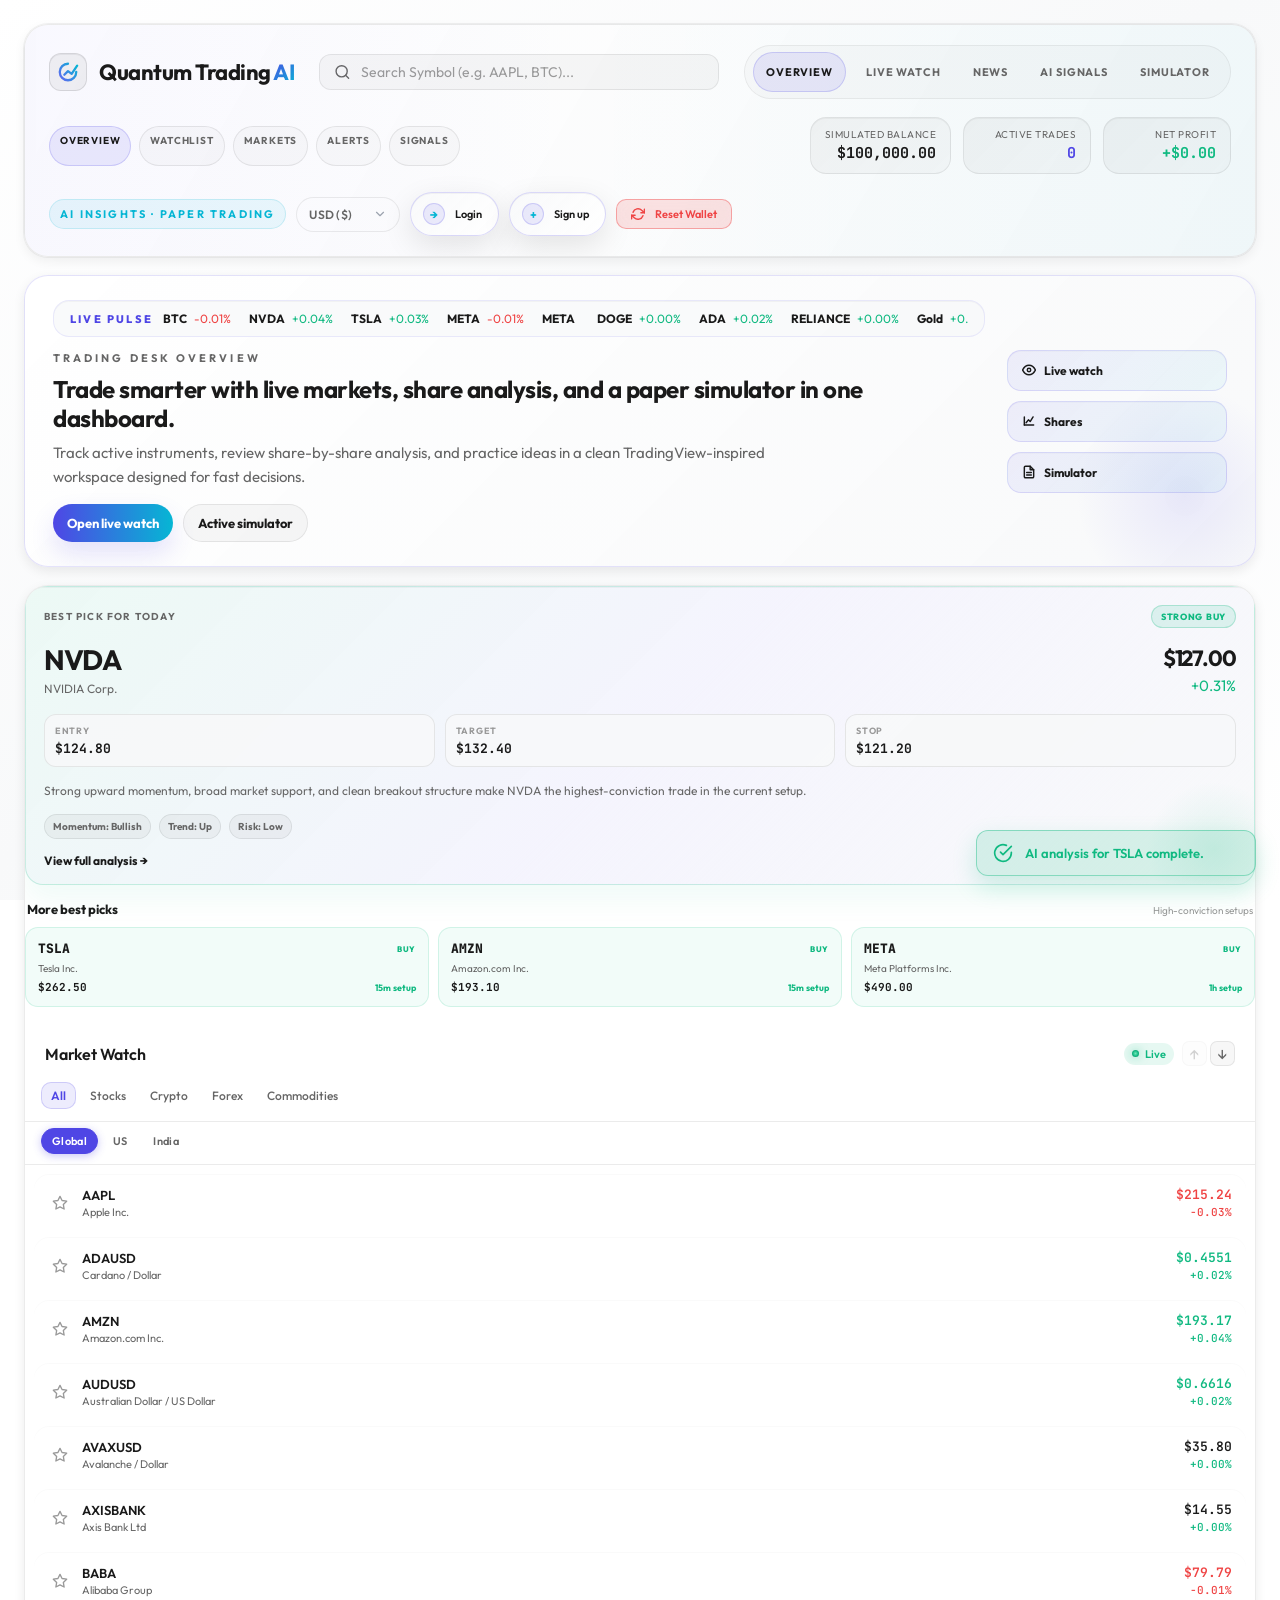
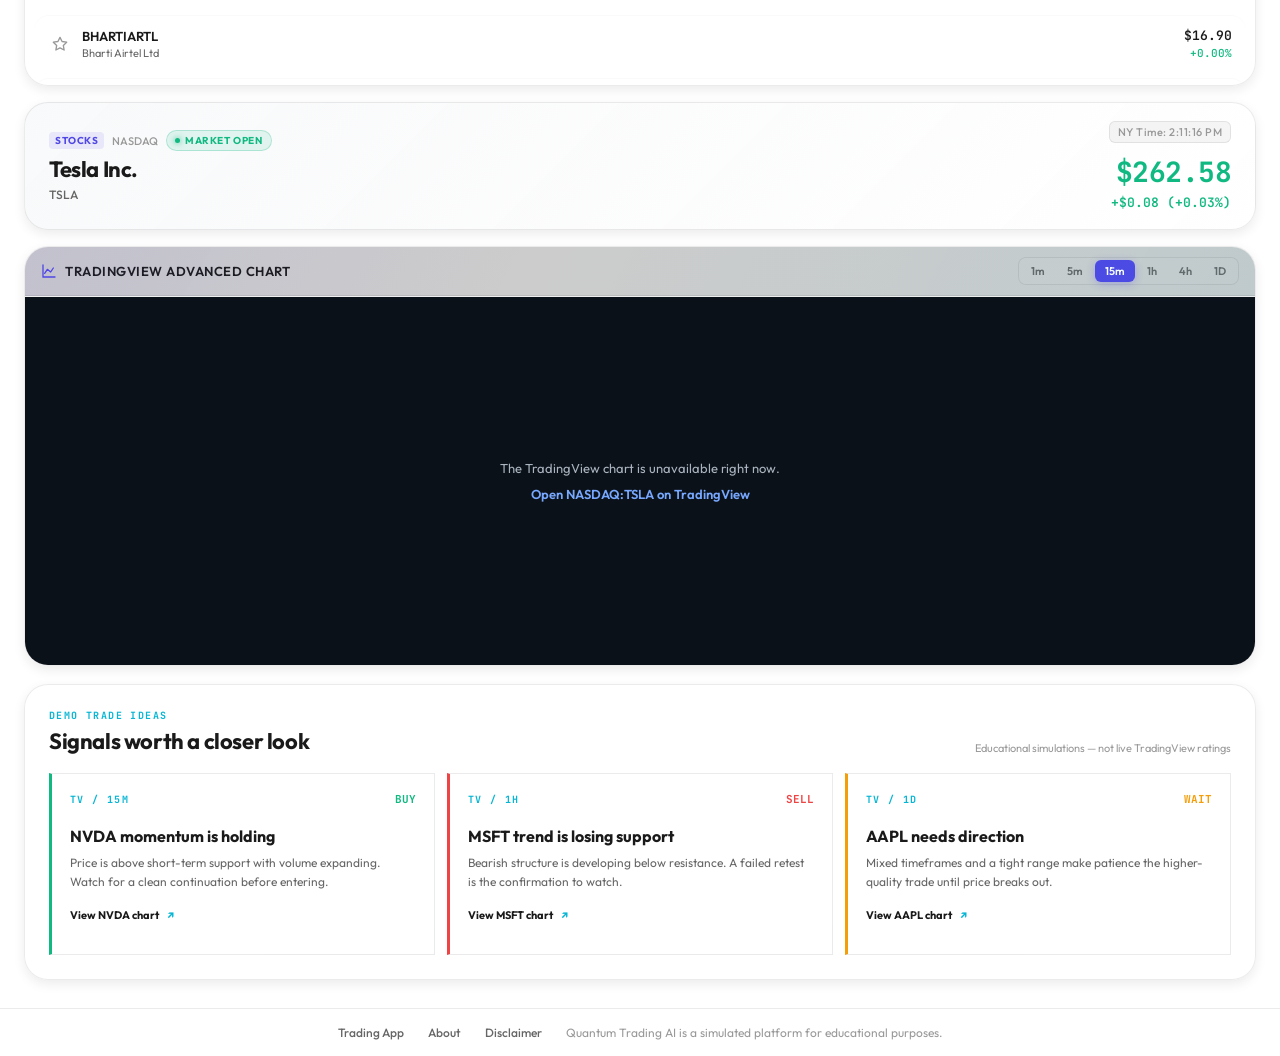
<file: index.html>
<!DOCTYPE html>
<html lang="en">
<head>
    <meta charset="UTF-8">
    <meta name="viewport" content="width=device-width, initial-scale=1.0">
    <title>Quantum Trading AI - Advanced Trading Advisory & Live Charts</title>
    <!-- Google Fonts -->
    <link rel="preconnect" href="https://fonts.googleapis.com">
    <link rel="preconnect" href="https://fonts.gstatic.com" crossorigin>
    <link href="https://fonts.googleapis.com/css2?family=JetBrains+Mono:wght@400;500;700&family=Outfit:wght@300;400;500;600;700;800&display=swap" rel="stylesheet">
    <!-- Main stylesheet -->
    <link rel="stylesheet" href="style.css">
    <link rel="stylesheet" href="tradingview-chart.css">
    <script src="scroll-reveal.js" defer></script>
</head>
<body>
    <!-- Background glows -->
    <div class="bg-glow bg-glow-1"></div>
    <div class="bg-glow bg-glow-2"></div>
    <div class="bg-glow bg-glow-3"></div>

    <div class="app-container">
        <!-- Glassmorphic Header -->
        <header class="app-header">
            <div class="header-logo">
                <div class="logo-icon">
                    <svg viewBox="0 0 24 24" fill="none" xmlns="http://www.w3.org/2000/svg">
                        <path d="M13 2L3 14H12L11 22L21 10H12L13 2Z" stroke="url(#logoGrad)" stroke-width="2" stroke-linecap="round" stroke-linejoin="round"/>
                        <defs>
                            <linearGradient id="logoGrad" x1="3" y1="2" x2="21" y2="22" gradientUnits="userSpaceOnUse">
                                <stop stop-color="#10B981"/>
                                <stop offset="0.5" stop-color="#6366F1"/>
                                <stop offset="1" stop-color="#06B6D4"/>
                            </linearGradient>
                        </defs>
                    </svg>
                </div>
                <h1>Quantum Trading <span class="accent-text">AI</span></h1>
            </div>
            
            <div class="header-search">
                <div class="search-box">
                    <svg class="search-icon" viewBox="0 0 24 24" fill="none" xmlns="http://www.w3.org/2000/svg">
                        <circle cx="11" cy="11" r="8" stroke="currentColor" stroke-width="2"/>
                        <path d="M21 21L16.65 16.65" stroke="currentColor" stroke-width="2" stroke-linecap="round"/>
                    </svg>
                    <input type="text" id="symbol-search" placeholder="Search Symbol (e.g. AAPL, BTC)..." autocomplete="off">
                </div>
            </div>

            <nav class="header-nav" aria-label="Main navigation">
                <a class="nav-link active" href="index.html" aria-current="page">Overview</a>
                <a class="nav-link" href="live-watchlist.html">Live Watch</a>
                <a class="nav-link" href="news.html">News</a>
                <a class="nav-link" href="ai-signals.html">AI Signals</a>
                <a class="nav-link" href="simulator.html">Simulator</a>
            </nav>

            <nav class="market-toolbar-tabs" aria-label="Trading sections">
                <a class="toolbar-tab active" href="index.html" aria-current="page">Overview</a>
                <a class="toolbar-tab" href="watchlist.html">Watchlist</a>
                <a class="toolbar-tab" href="markets.html">Markets</a>
                <a class="toolbar-tab" href="alerts.html">Alerts</a>
                <a class="toolbar-tab" href="ai-signals.html">Signals</a>
            </nav>

            <div class="header-stats">
                <div class="stat-card">
                    <div class="stat-label">Simulated Balance</div>
                    <div class="stat-value" id="account-balance">$100,000.00</div>
                </div>
                <div class="stat-card">
                    <div class="stat-label">Active Trades</div>
                    <div class="stat-value text-indigo" id="active-trades-count">0</div>
                </div>
                <div class="stat-card">
                    <div class="stat-label">Net Profit</div>
                    <div class="stat-value" id="net-profit-total">$0.00</div>
                </div>
            </div>
            
            <div class="header-actions">
                <span class="header-chip">AI insights · Paper trading</span>
                <select id="currency-selector" class="currency-selector" aria-label="Select currency">
                    <option value="USD">USD ($)</option>
                    <option value="INR">INR (₹)</option>
                </select>
                <a href="signin.html" class="btn-secondary btn-header-action" data-auth="login">
                    <span class="btn-header-action__icon">→</span>
                    <span>Login</span>
                </a>
                <a href="signup.html" class="btn-secondary btn-header-action" data-auth="signup">
                    <span class="btn-header-action__icon">+</span>
                    <span>Sign up</span>
                </a>
                <div class="user-badge hidden" data-auth="user">
                    <span class="user-badge__label">User</span>
                    <span data-auth="user-name">Guest</span>
                </div>
                <button type="button" class="btn-secondary btn-header-action" data-auth="logout">
                    <span class="btn-header-action__icon">⎋</span>
                    <span>Logout</span>
                </button>
                <button id="btn-reset-wallet-header" class="btn-secondary btn-header-action btn-danger">
                    <svg xmlns="http://www.w3.org/2000/svg" width="14" height="14" viewBox="0 0 24 24" fill="none" stroke="currentColor" stroke-width="2.5" stroke-linecap="round" stroke-linejoin="round"><path d="M23 4v6h-6"/><path d="M1 20v-6h6"/><path d="M3.51 9a9 9 0 0 1 14.85-3.36L23 10M1 14l4.64 4.36A9 9 0 0 0 20.49 15"/></svg>
                    <span>Reset Wallet</span>
                </button>
            </div>
        </header>

        <section class="hero-strip card">
            <div class="hero-content">
                <div class="market-ticker" aria-label="Market ticker">
                    <span class="market-ticker__label">Live pulse</span>
                    <div class="market-ticker__viewport">
                        <div class="market-ticker__track" id="market-ticker-track"></div>
                    </div>
                </div>
                <p class="hero-eyebrow">Trading desk overview</p>
                <h2>Trade smarter with live markets, share analysis, and a paper simulator in one dashboard.</h2>
                <p>Track active instruments, review share-by-share analysis, and practice ideas in a clean TradingView-inspired workspace designed for fast decisions.</p>
                <div class="hero-actions">
                    <a class="hero-cta hero-cta--primary" href="live-watchlist.html">Open live watch</a>
                    <a class="hero-cta hero-cta--secondary" href="simulator.html">Active simulator</a>
                </div>
            </div>

            <div class="hero-pills" aria-label="Primary actions">
                <a href="live-watchlist.html" class="hero-pill">
                    <svg xmlns="http://www.w3.org/2000/svg" width="14" height="14" viewBox="0 0 24 24" fill="none" stroke="currentColor" stroke-width="2.5" stroke-linecap="round" stroke-linejoin="round"><path d="M1 12s4-8 11-8 11 8 11 8-4 8-11 8-11-8-11-8z"></path><circle cx="12" cy="12" r="3"></circle></svg>
                    <span>Live watch</span>
                </a>
                <a href="share-details.html?symbol=TSLA" class="hero-pill">
                    <svg xmlns="http://www.w3.org/2000/svg" width="14" height="14" viewBox="0 0 24 24" fill="none" stroke="currentColor" stroke-width="2.5" stroke-linecap="round" stroke-linejoin="round"><path d="M4 19V5"></path><path d="M4 19h16"></path><path d="M7 15l4-5 3 3 5-8"></path></svg>
                    <span>Shares</span>
                </a>
                <a href="simulator.html" class="hero-pill">
                    <svg xmlns="http://www.w3.org/2000/svg" width="14" height="14" viewBox="0 0 24 24" fill="none" stroke="currentColor" stroke-width="2.5" stroke-linecap="round" stroke-linejoin="round"><path d="M14 2H6a2 2 0 0 0-2 2v16a2 2 0 0 0 2 2h12a2 2 0 0 0 2-2V8z"></path><polyline points="14 2 14 8 20 8"></polyline><line x1="16" y1="13" x2="8" y2="13"></line><line x1="16" y1="17" x2="8" y2="17"></line></svg>
                    <span>Simulator</span>
                </a>
            </div>
        </section>

        <div class="dashboard-grid">
            <!-- Left Column: Watchlist & Market Feed -->
            <aside class="sidebar-left card" id="watchlist-section">
                <section class="best-pick-card" aria-label="Best pick for today">
                    <div class="best-pick-card__top">
                        <span class="best-pick-card__label">Best pick for today</span>
                        <span class="best-pick-card__badge">STRONG BUY</span>
                    </div>
                    <div class="best-pick-card__body">
                        <div>
                            <h2>NVDA</h2>
                            <p>NVIDIA Corp.</p>
                        </div>
                        <div class="best-pick-card__price">
                            <strong>$127.00</strong>
                            <span class="text-buy">+0.31%</span>
                        </div>
                    </div>

                    <div class="best-pick-card__stats" aria-label="Trade setup statistics">
                        <div class="best-pick-card__stat">
                            <span>Entry</span>
                            <strong>$124.80</strong>
                        </div>
                        <div class="best-pick-card__stat">
                            <span>Target</span>
                            <strong>$132.40</strong>
                        </div>
                        <div class="best-pick-card__stat">
                            <span>Stop</span>
                            <strong>$121.20</strong>
                        </div>
                    </div>

                    <p class="best-pick-card__summary">Strong upward momentum, broad market support, and clean breakout structure make NVDA the highest-conviction trade in the current setup.</p>

                    <div class="best-pick-card__meta" aria-label="Trade rationale">
                        <span>Momentum: Bullish</span>
                        <span>Trend: Up</span>
                        <span>Risk: Low</span>
                    </div>

                    <a href="share-details.html?symbol=NVDA" target="_blank" rel="noopener noreferrer" class="best-pick-card__link">View full analysis →</a>
                </section>

                <section class="more-best-picks" aria-labelledby="more-best-picks-title">
                    <div class="more-best-picks__header">
                        <h2 id="more-best-picks-title">More best picks</h2>
                        <span>High-conviction setups</span>
                    </div>
                    <div class="more-best-picks__list">
                        <a href="share-details.html?symbol=TSLA" target="_blank" rel="noopener noreferrer" class="best-pick-mini-card">
                            <div class="best-pick-mini-card__top">
                                <span class="best-pick-mini-card__symbol">TSLA</span>
                                <span class="best-pick-mini-card__badge">BUY</span>
                            </div>
                            <span class="best-pick-mini-card__name">Tesla Inc.</span>
                            <div class="best-pick-mini-card__details">
                                <strong>$262.50</strong>
                                <span class="text-buy">15m setup</span>
                            </div>
                        </a>
                        <a href="share-details.html?symbol=AMZN" target="_blank" rel="noopener noreferrer" class="best-pick-mini-card">
                            <div class="best-pick-mini-card__top">
                                <span class="best-pick-mini-card__symbol">AMZN</span>
                                <span class="best-pick-mini-card__badge">BUY</span>
                            </div>
                            <span class="best-pick-mini-card__name">Amazon.com Inc.</span>
                            <div class="best-pick-mini-card__details">
                                <strong>$193.10</strong>
                                <span class="text-buy">15m setup</span>
                            </div>
                        </a>
                        <a href="share-details.html?symbol=META" target="_blank" rel="noopener noreferrer" class="best-pick-mini-card">
                            <div class="best-pick-mini-card__top">
                                <span class="best-pick-mini-card__symbol">META</span>
                                <span class="best-pick-mini-card__badge">BUY</span>
                            </div>
                            <span class="best-pick-mini-card__name">Meta Platforms Inc.</span>
                            <div class="best-pick-mini-card__details">
                                <strong>$490.00</strong>
                                <span class="text-buy">1h setup</span>
                            </div>
                        </a>
                    </div>
                </section>

                <div class="card-header">
                    <h2>Market Watch</h2>
                    <div class="market-watch-actions">
                        <div class="live-indicator">
                            <span class="pulse-dot"></span> Live
                        </div>
                        <div class="watchlist-scroll-controls" aria-label="Scroll market watch">
                            <button type="button" class="watchlist-scroll-button" id="watchlist-scroll-up" aria-label="Scroll market watch up" title="Scroll up">↑</button>
                            <button type="button" class="watchlist-scroll-button" id="watchlist-scroll-down" aria-label="Scroll market watch down" title="Scroll down">↓</button>
                        </div>
                    </div>
                </div>
                <div class="watchlist-filter">
                    <button class="filter-tab active" data-category="all">All</button>
                    <button class="filter-tab" data-category="stocks">Stocks</button>
                    <button class="filter-tab" data-category="crypto">Crypto</button>
                    <button class="filter-tab" data-category="forex">Forex</button>
                    <button class="filter-tab" data-category="commodities">Commodities</button>
                </div>
                <div class="watchlist-filter secondary-filter" id="country-filter-container">
                    <button class="filter-tab active" data-country="all">Global</button>
                    <button class="filter-tab" data-country="US">US</button>
                    <button class="filter-tab" data-country="India">India</button>
                </div>
                <div class="watchlist-list" id="watchlist-container">
                    <!-- Dynamic Watchlist Items Inject here -->
                    <div class="loading-spinner"></div>
                </div>
            </aside>

            <main class="main-content">
                <div class="ticker-banner card">
                    <div class="ticker-info">
                        <div class="ticker-meta">
                            <span class="ticker-category-badge" id="active-category">STOCKS</span>
                            <span class="ticker-exchange" id="active-exchange">NASDAQ</span>
                            <span class="market-status-badge open" id="market-status-badge">Market Open</span>
                        </div>
                        <h2 class="ticker-full-name" id="active-full-name">Tesla Inc.</h2>
                        <h3 class="ticker-symbol-name" id="active-symbol">TSLA</h3>
                    </div>
                    <div class="ticker-price-container">
                        <div class="market-clock-display" id="market-clock-display">--:--:--</div>
                        <div class="ticker-live-price" id="active-live-price">$262.50</div>
                        <div class="ticker-change" id="active-price-change">+3.42 (+1.32%)</div>
                    </div>
                </div>

                <div class="chart-panel card">
                    <div class="chart-header">
                        <div class="chart-title-group">
                            <svg class="chart-title-icon" viewBox="0 0 24 24" fill="none" xmlns="http://www.w3.org/2000/svg"><path d="M3 3V21H21" stroke="currentColor" stroke-width="2" stroke-linecap="round"/><path d="M18.5 7.5L14.5 13.5L9.5 9.5L5.5 15.5" stroke="currentColor" stroke-width="2" stroke-linecap="round" stroke-linejoin="round"/></svg>
                            <h3>TradingView Advanced Chart</h3>
                        </div>
                        <div class="timeframe-selector" id="chart-timeframe-selector">
                            <button class="timeframe-btn" data-tv-interval="1">1m</button>
                            <button class="timeframe-btn" data-tv-interval="5">5m</button>
                            <button class="timeframe-btn active" data-tv-interval="15">15m</button>
                            <button class="timeframe-btn" data-tv-interval="60">1h</button>
                            <button class="timeframe-btn" data-tv-interval="240">4h</button>
                            <button class="timeframe-btn" data-tv-interval="D">1D</button>
                        </div>
                    </div>
                    <div class="chart-container-wrapper"><div id="chart-container" class="tradingview-container-element"></div></div>
                </div>
            </main>

        </div>

        <section class="signal-posts card" aria-labelledby="signal-posts-title">
            <div class="signal-posts__heading"><div><p class="section-kicker">Demo trade ideas</p><h2 id="signal-posts-title">Signals worth a closer look</h2></div><span class="signal-posts__timestamp">Educational simulations — not live TradingView ratings</span></div>
            <div class="signal-post-grid">
                <article class="signal-post signal-post--buy"><div class="signal-post__top"><span class="post-source">TV / 15m</span><span class="signal-post__badge">BUY</span></div><h3>NVDA momentum is holding</h3><p>Price is above short-term support with volume expanding. Watch for a clean continuation before entering.</p><a href="#chart-container" class="signal-post__link" data-signal-symbol="NVDA">View NVDA chart <span>↗</span></a></article>
                <article class="signal-post signal-post--sell"><div class="signal-post__top"><span class="post-source">TV / 1h</span><span class="signal-post__badge">SELL</span></div><h3>MSFT trend is losing support</h3><p>Bearish structure is developing below resistance. A failed retest is the confirmation to watch.</p><a href="#chart-container" class="signal-post__link" data-signal-symbol="MSFT">View MSFT chart <span>↗</span></a></article>
                <article class="signal-post signal-post--wait"><div class="signal-post__top"><span class="post-source">TV / 1D</span><span class="signal-post__badge">WAIT</span></div><h3>AAPL needs direction</h3><p>Mixed timeframes and a tight range make patience the higher-quality trade until price breaks out.</p><a href="#chart-container" class="signal-post__link" data-signal-symbol="AAPL">View AAPL chart <span>↗</span></a></article>
            </div>
        </section>

    </div>

    <footer class="app-footer">
        <a href="index.html">Trading App</a>
        <a href="about.html">About</a>
        <a href="disclaimer.html">Disclaimer</a>
        <span>Quantum Trading AI is a simulated platform for educational purposes.</span>
    </footer>

    <!-- Notification Toast -->
    <div id="toast" class="toast hidden info">
        <div class="toast-icon"></div>
        <span id="toast-message"></span>
    </div>

    <!-- Load main script -->
    <script src="auth.js"></script>
    <script src="tradingview-chart.js"></script>
    <script src="app.js"></script>
</body>
</html>
</file>
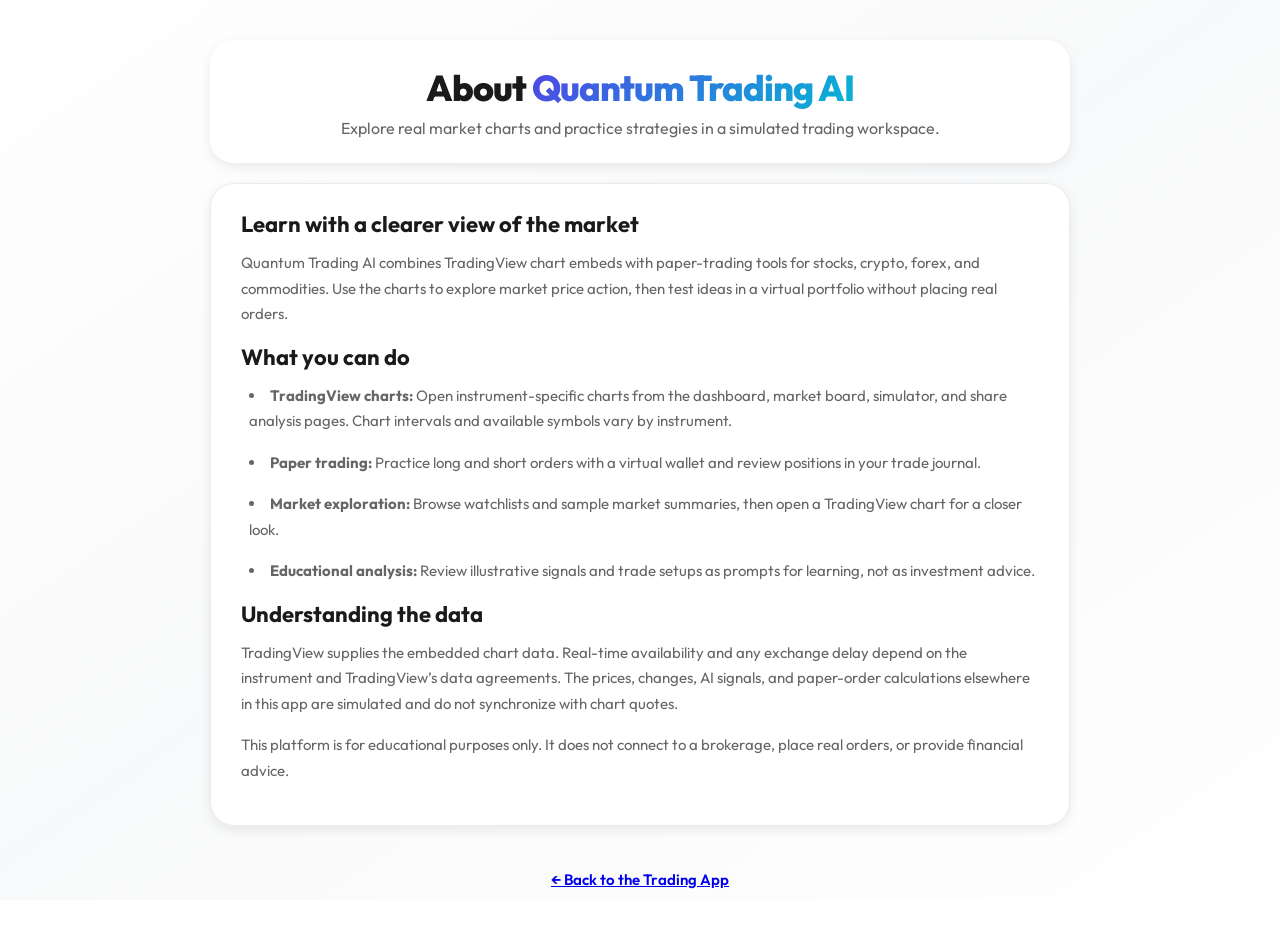
<file: about.html>
<!DOCTYPE html>
<html lang="en">
<head>
    <meta charset="UTF-8">
    <meta name="viewport" content="width=device-width, initial-scale=1.0">
    <title>About - Quantum Trading AI</title>
    <link rel="preconnect" href="https://fonts.googleapis.com">
    <link rel="preconnect" href="https://fonts.gstatic.com" crossorigin>
    <link href="https://fonts.googleapis.com/css2?family=JetBrains+Mono:wght@400;500;700&family=Outfit:wght@300;400;500;600;700;800&display=swap" rel="stylesheet">
    <link rel="stylesheet" href="style.css">
    <link rel="stylesheet" href="static.css">
    <script src="scroll-reveal.js" defer></script>
</head>
<body>
    <div class="bg-glow bg-glow-1"></div>
    <div class="bg-glow bg-glow-2"></div>
    

    <div class="static-container">
        <header class="static-header">
            <h1>About <span class="accent-text">Quantum Trading AI</span></h1>
            <p>Explore real market charts and practice strategies in a simulated trading workspace.</p>
        </header>

        <main class="static-content card">
            <h2>Learn with a clearer view of the market</h2>
            <p>Quantum Trading AI combines TradingView chart embeds with paper-trading tools for stocks, crypto, forex, and commodities. Use the charts to explore market price action, then test ideas in a virtual portfolio without placing real orders.</p>

            <h2>What you can do</h2>
            <ul>
                <li><strong>TradingView charts:</strong> Open instrument-specific charts from the dashboard, market board, simulator, and share analysis pages. Chart intervals and available symbols vary by instrument.</li>
                <li><strong>Paper trading:</strong> Practice long and short orders with a virtual wallet and review positions in your trade journal.</li>
                <li><strong>Market exploration:</strong> Browse watchlists and sample market summaries, then open a TradingView chart for a closer look.</li>
                <li><strong>Educational analysis:</strong> Review illustrative signals and trade setups as prompts for learning, not as investment advice.</li>
            </ul>

            <h2>Understanding the data</h2>
            <p>TradingView supplies the embedded chart data. Real-time availability and any exchange delay depend on the instrument and TradingView’s data agreements. The prices, changes, AI signals, and paper-order calculations elsewhere in this app are simulated and do not synchronize with chart quotes.</p>
            <p>This platform is for educational purposes only. It does not connect to a brokerage, place real orders, or provide financial advice.</p>
        </main>

        <footer class="static-footer"><a href="index.html">← Back to the Trading App</a></footer>
    </div>
</body>
</html>
</file>
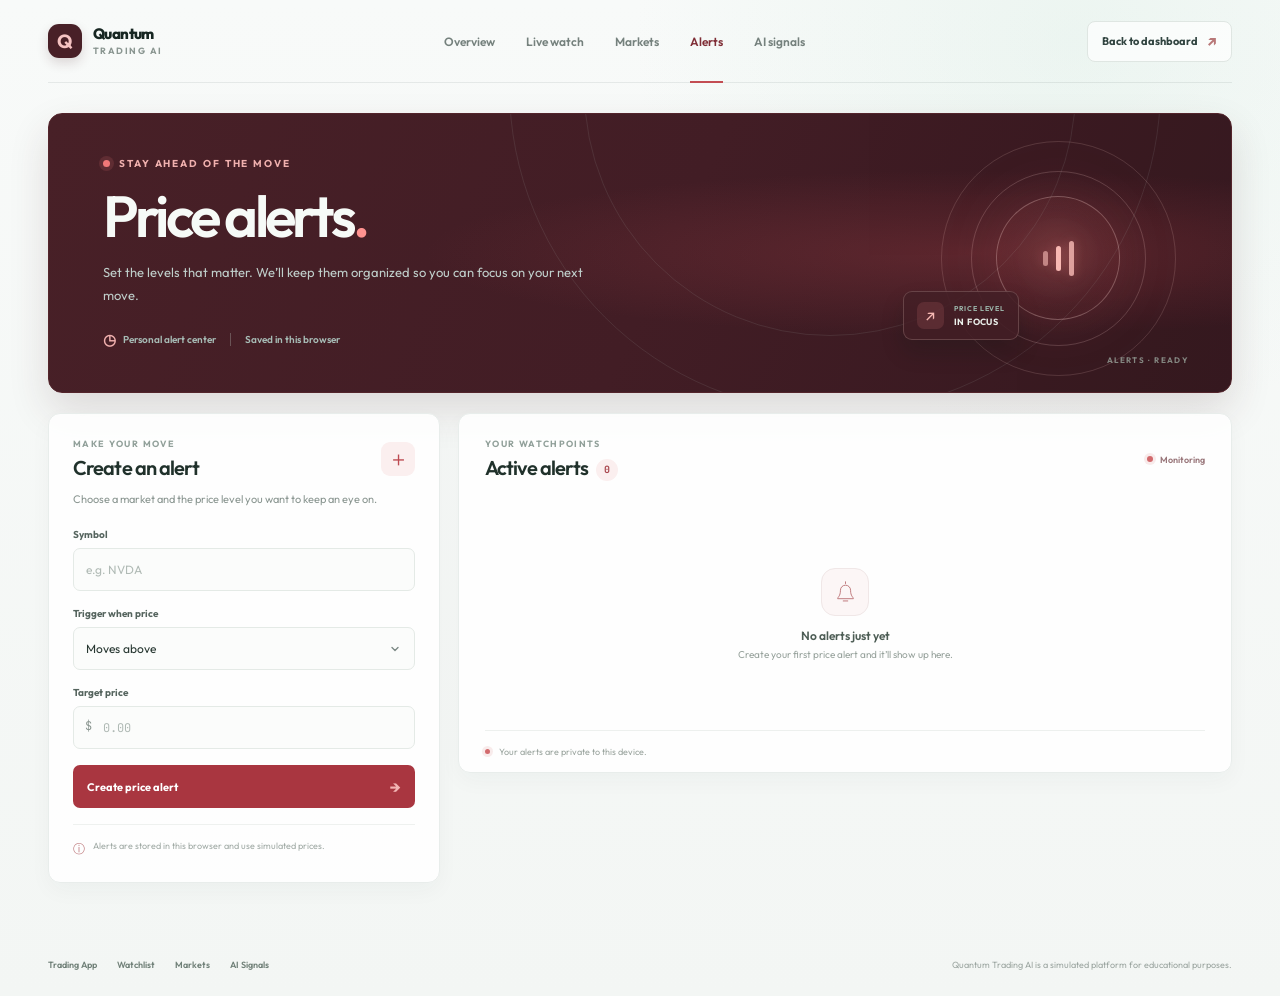
<file: alerts.html>
<!DOCTYPE html>
<html lang="en">
<head>
    <meta charset="UTF-8">
    <meta name="viewport" content="width=device-width, initial-scale=1.0">
    <meta name="theme-color" content="#f5f7f8">
    <title>Price alerts | Quantum Trading AI</title>
    <link rel="preconnect" href="https://fonts.googleapis.com">
    <link rel="preconnect" href="https://fonts.gstatic.com" crossorigin>
    <link href="https://fonts.googleapis.com/css2?family=JetBrains+Mono:wght@400;500;700&family=Outfit:wght@300;400;500;600;700;800&display=swap" rel="stylesheet">
    <link rel="stylesheet" href="style.css">
    <link rel="stylesheet" href="alerts.css">
    <script src="scroll-reveal.js" defer></script>
</head>
<body class="alerts-page">
    <main class="alerts-shell">
        <header class="alerts-topbar">
            <a class="alerts-brand" href="index.html" aria-label="Quantum Trading AI home">
                <span class="alerts-brand__mark" aria-hidden="true">Q</span>
                <span>Quantum<span>Trading AI</span></span>
            </a>
            <nav class="alerts-nav" aria-label="Main navigation">
                <a href="index.html">Overview</a>
                <a href="live-watchlist.html">Live watch</a>
                <a href="markets.html">Markets</a>
                <a class="is-current" href="alerts.html" aria-current="page">Alerts</a>
                <a href="ai-signals.html">AI signals</a>
            </nav>
            <a class="alerts-topbar__action" href="index.html">Back to dashboard <span aria-hidden="true">↗</span></a>
        </header>

        <section class="alerts-hero" aria-labelledby="alerts-title">
            <div class="alerts-hero__copy">
                <div class="alerts-kicker"><span class="alerts-kicker__dot"></span> Stay ahead of the move</div>
                <h1 id="alerts-title">Price alerts<span>.</span></h1>
                <p>Set the levels that matter. We’ll keep them organized so you can focus on your next move.</p>
                <div class="alerts-hero__meta">
                    <span><span aria-hidden="true">◷</span> Personal alert center</span>
                    <span class="alerts-hero__divider" aria-hidden="true"></span>
                    <span>Saved in this browser</span>
                </div>
            </div>
            <div class="alerts-hero__art" aria-hidden="true">
                <div class="alerts-hero__orbit alerts-hero__orbit--outer"></div>
                <div class="alerts-hero__orbit alerts-hero__orbit--inner"></div>
                <div class="alerts-hero__signal"><span></span><span></span><span></span></div>
                <div class="alerts-hero__float"><span class="alerts-hero__float-icon">↗</span><span><small>PRICE LEVEL</small><strong>IN FOCUS</strong></span></div>
                <span class="alerts-hero__art-label">ALERTS · READY</span>
            </div>
        </section>

        <section class="alerts-workspace" aria-label="Manage price alerts">
            <section class="alerts-create" aria-labelledby="create-alert-title">
                <div class="alerts-panel-heading">
                    <div>
                        <p class="alerts-section-label">Make your move</p>
                        <h2 id="create-alert-title">Create an alert</h2>
                    </div>
                    <span class="alerts-panel-icon" aria-hidden="true">＋</span>
                </div>
                <p class="alerts-panel-intro">Choose a market and the price level you want to keep an eye on.</p>
                <form id="alert-form" class="alerts-form">
                    <label for="alert-symbol">Symbol</label>
                    <input id="alert-symbol" name="symbol" placeholder="e.g. NVDA" maxlength="12" autocomplete="off" required>

                    <label for="alert-condition">Trigger when price</label>
                    <select id="alert-condition" name="condition">
                        <option value="above">Moves above</option>
                        <option value="below">Drops below</option>
                    </select>

                    <label for="alert-price">Target price</label>
                    <div class="alerts-price-input"><span aria-hidden="true">$</span><input id="alert-price" name="price" type="number" min="0.0001" step="any" placeholder="0.00" required></div>
                    <button class="alerts-submit" type="submit"><span>Create price alert</span><span aria-hidden="true">→</span></button>
                </form>
                <div class="alerts-form-note"><span aria-hidden="true">ⓘ</span><p>Alerts are stored in this browser and use simulated prices.</p></div>
            </section>

            <section class="alerts-list-panel" aria-labelledby="active-alerts-title">
                <div class="alerts-list-header">
                    <div>
                        <p class="alerts-section-label">Your watchpoints</p>
                        <h2 id="active-alerts-title">Active alerts <span class="alerts-count" id="alerts-count">0</span></h2>
                    </div>
                    <span class="alerts-live"><span></span> Monitoring</span>
                </div>
                <div class="alerts-list" id="alerts-list" aria-live="polite"></div>
                <div id="alerts-empty" class="alerts-empty">
                    <span class="alerts-empty__icon" aria-hidden="true">
                        <svg viewBox="0 0 48 48" fill="none"><path d="M15 20a9 9 0 0 1 18 0c0 11 5 12 5 15H10c0-3 5-4 5-15Z" stroke="currentColor" stroke-width="1.7" stroke-linejoin="round"/><path d="M20 39h8" stroke="currentColor" stroke-width="1.7" stroke-linecap="round"/><path d="M24 8V5" stroke="currentColor" stroke-width="1.7" stroke-linecap="round"/></svg>
                    </span>
                    <strong>No alerts just yet</strong>
                    <p>Create your first price alert and it’ll show up here.</p>
                </div>
                <div class="alerts-list-foot"><span class="alerts-list-foot__dot"></span> Your alerts are private to this device.</div>
            </section>
        </section>
    </main>

    <footer class="alerts-footer">
        <a href="index.html">Trading App</a>
        <a href="watchlist.html">Watchlist</a>
        <a href="markets.html">Markets</a>
        <a href="ai-signals.html">AI Signals</a>
        <span>Quantum Trading AI is a simulated platform for educational purposes.</span>
    </footer>
    <script src="alerts.js"></script>
</body>
</html>
</file>
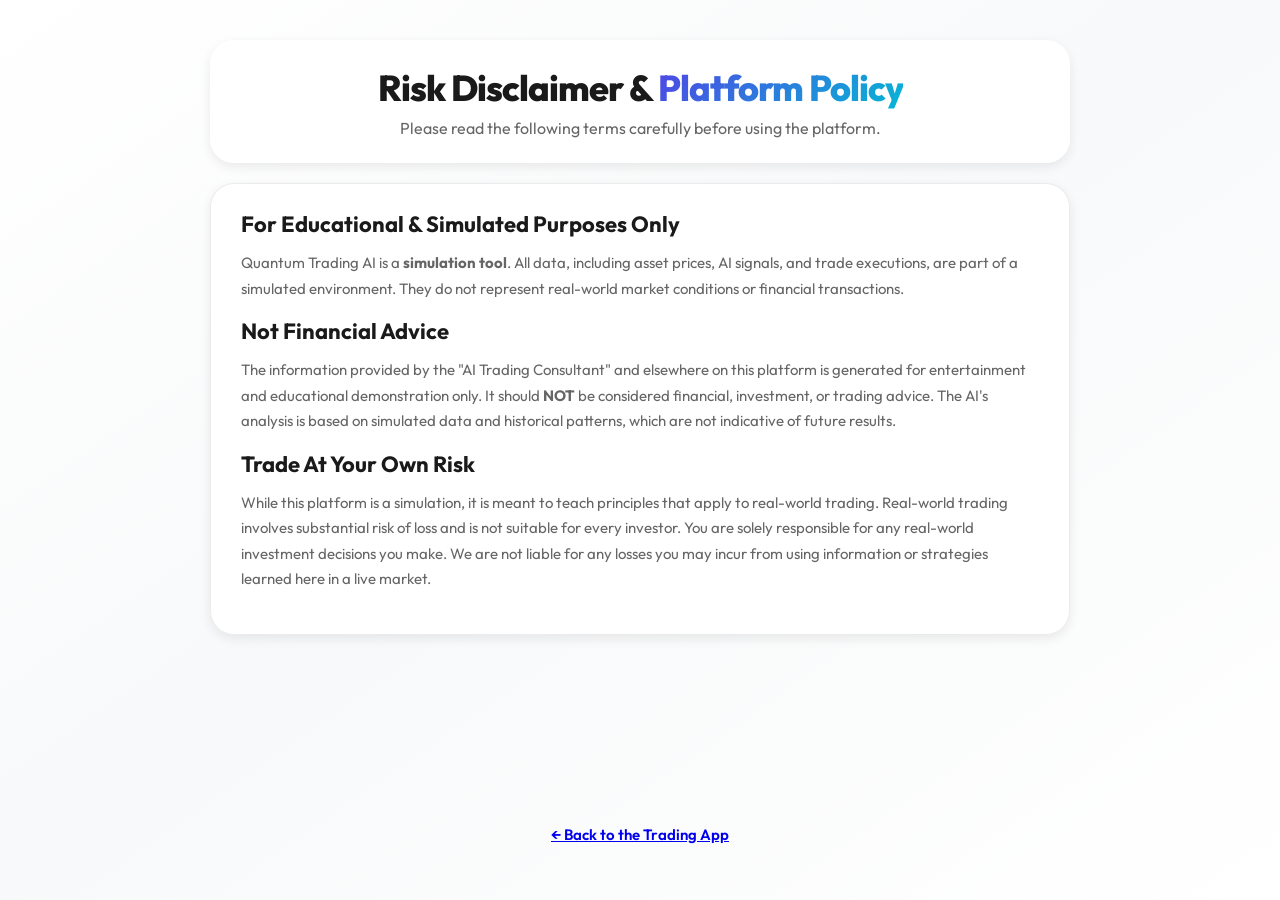
<file: disclaimer.html>
<!DOCTYPE html>
<html lang="en">
<head>
    <meta charset="UTF-8">
    <meta name="viewport" content="width=device-width, initial-scale=1.0">
    <title>Risk Disclaimer - Quantum Trading AI</title>
    <link rel="preconnect" href="https://fonts.googleapis.com">
    <link rel="preconnect" href="https://fonts.gstatic.com" crossorigin>
    <link href="https://fonts.googleapis.com/css2?family=JetBrains+Mono:wght@400;500;700&family=Outfit:wght@300;400;500;600;700;800&display=swap" rel="stylesheet">
    <link rel="stylesheet" href="style.css">
    <link rel="stylesheet" href="static.css">
    <script src="scroll-reveal.js" defer></script>
</head>
<body>
    <div class="bg-glow bg-glow-1"></div>
    <div class="bg-glow bg-glow-2"></div>

    <div class="static-container">
        <header class="static-header">
            <h1>Risk Disclaimer & <span class="accent-text">Platform Policy</span></h1>
            <p>Please read the following terms carefully before using the platform.</p>
        </header>

        <main class="static-content card">
            <h2>For Educational & Simulated Purposes Only</h2>
            <p>Quantum Trading AI is a <strong>simulation tool</strong>. All data, including asset prices, AI signals, and trade executions, are part of a simulated environment. They do not represent real-world market conditions or financial transactions.</p>

            <h2>Not Financial Advice</h2>
            <p>The information provided by the "AI Trading Consultant" and elsewhere on this platform is generated for entertainment and educational demonstration only. It should <strong>NOT</strong> be considered financial, investment, or trading advice. The AI's analysis is based on simulated data and historical patterns, which are not indicative of future results.</p>

            <h2>Trade At Your Own Risk</h2>
            <p>While this platform is a simulation, it is meant to teach principles that apply to real-world trading. Real-world trading involves substantial risk of loss and is not suitable for every investor. You are solely responsible for any real-world investment decisions you make. We are not liable for any losses you may incur from using information or strategies learned here in a live market.</p>
        </main>

        <footer class="static-footer"><a href="index.html">← Back to the Trading App</a></footer>
    </div>
</body>
</html>
</file>
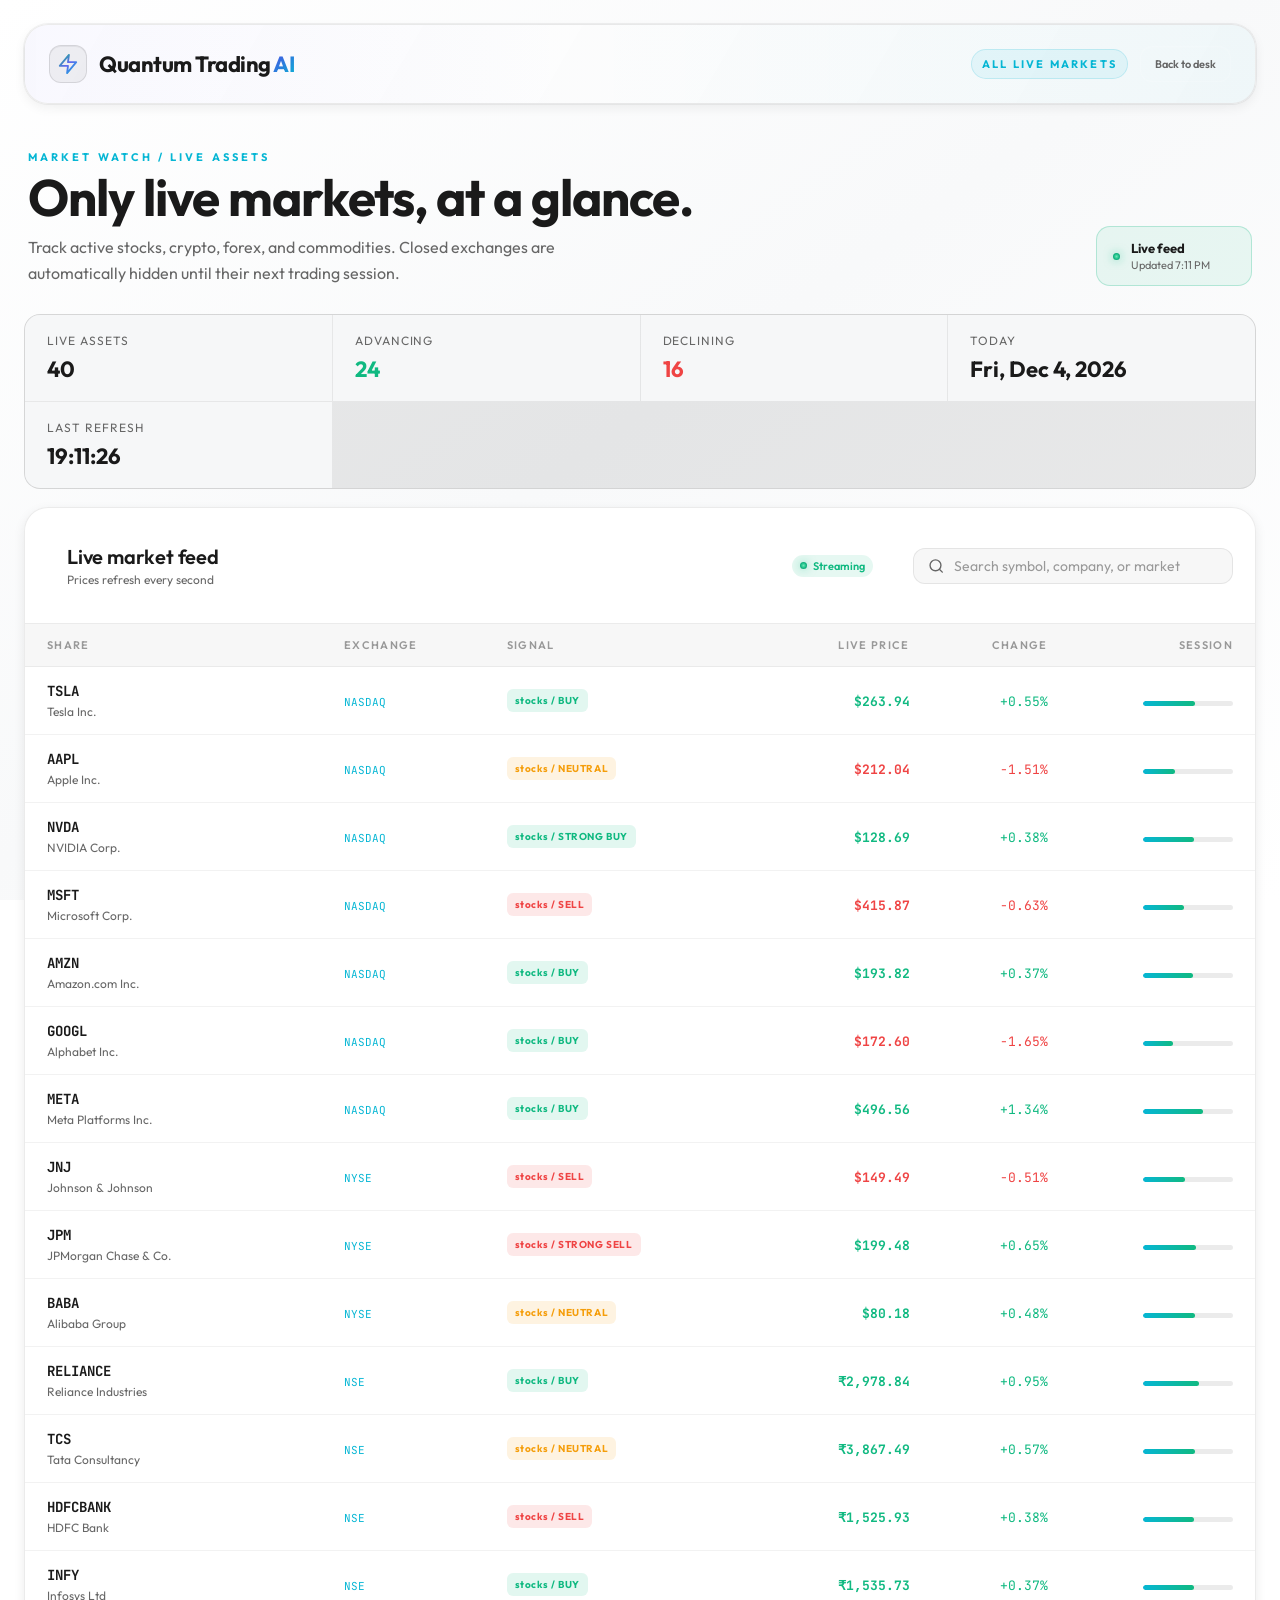
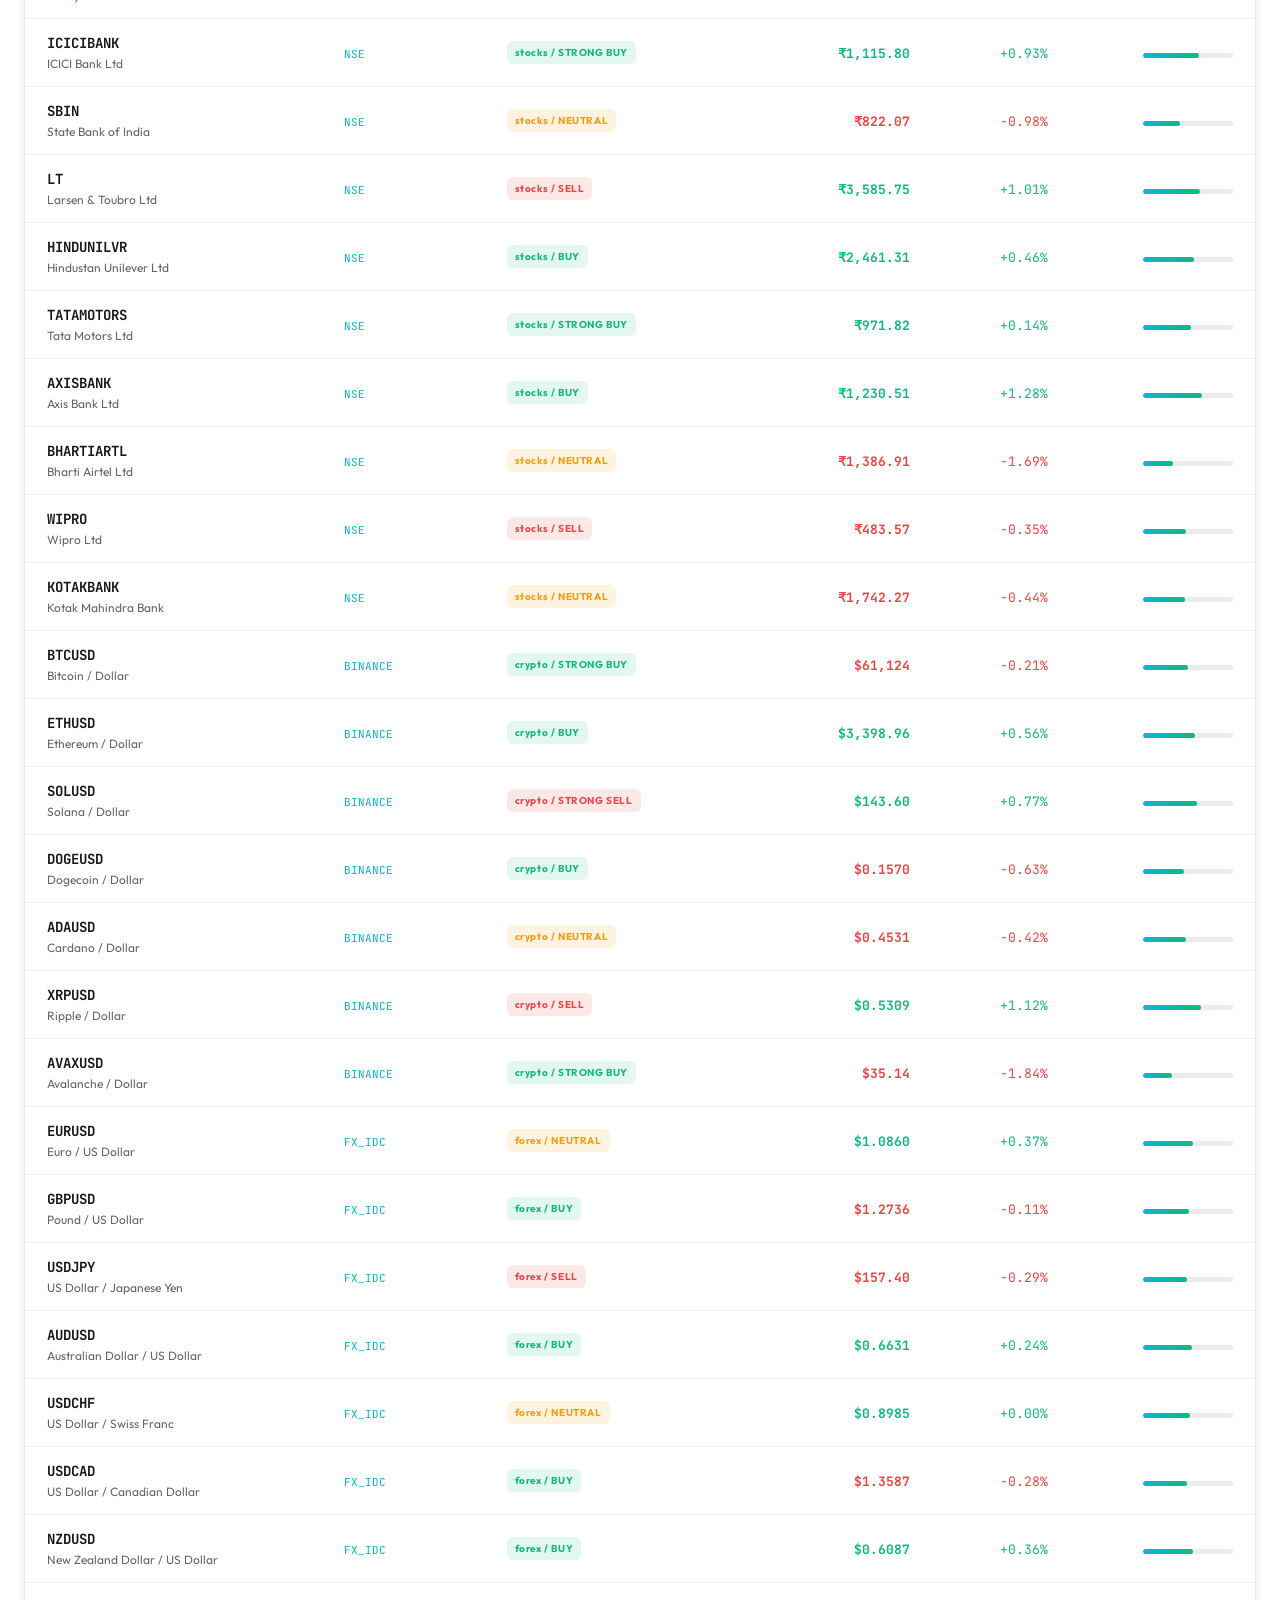
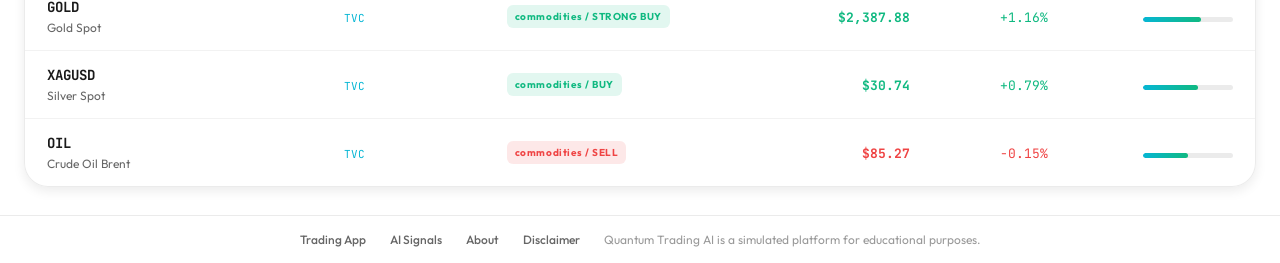
<file: live-watchlist.html>
<!DOCTYPE html>
<html lang="en">
<head>
    <meta charset="UTF-8">
    <meta name="viewport" content="width=device-width, initial-scale=1.0">
    <title>Live Shares | Quantum Trading AI</title>
    <link rel="preconnect" href="https://fonts.googleapis.com">
    <link rel="preconnect" href="https://fonts.gstatic.com" crossorigin>
    <link href="https://fonts.googleapis.com/css2?family=JetBrains+Mono:wght@400;500;700&family=Outfit:wght@300;400;500;600;700;800&display=swap" rel="stylesheet">
    <link rel="stylesheet" href="style.css">
    <script src="scroll-reveal.js" defer></script>
</head>
<body class="live-watchlist-page">
    <div class="bg-glow bg-glow-1"></div>
    <div class="bg-glow bg-glow-2"></div>
    <div class="bg-glow bg-glow-3"></div>

    <div class="app-container">
        <header class="app-header live-watchlist-header">
            <a class="header-logo live-watchlist-brand" href="index.html" aria-label="Back to Quantum Trading AI home">
                <div class="logo-icon" aria-hidden="true">
                    <svg viewBox="0 0 24 24" fill="none" xmlns="http://www.w3.org/2000/svg">
                        <path d="M13 2L3 14H12L11 22L21 10H12L13 2Z" stroke="url(#logoGrad)" stroke-width="2" stroke-linecap="round" stroke-linejoin="round"/>
                        <defs><linearGradient id="logoGrad" x1="3" y1="2" x2="21" y2="22" gradientUnits="userSpaceOnUse"><stop stop-color="#10B981"/><stop offset="0.5" stop-color="#6366F1"/><stop offset="1" stop-color="#06B6D4"/></linearGradient></defs>
                    </svg>
                </div>
                <h1>Quantum Trading <span class="accent-text">AI</span></h1>
            </a>
            <div class="live-watchlist-header-actions">
                <span class="header-chip">All live markets</span>
                <a class="btn-secondary live-back-link" href="index.html">Back to desk</a>
            </div>
        </header>

        <main class="live-watchlist-main">
            <section class="live-watchlist-intro">
                <div>
                    <p class="hero-eyebrow">Market watch / live assets</p>
                    <h2>Only live markets, at a glance.</h2>
                    <p class="live-watchlist-description">Track active stocks, crypto, forex, and commodities. Closed exchanges are automatically hidden until their next trading session.</p>
                </div>
                <div class="live-market-status">
                    <span class="pulse-dot"></span>
                    <div><strong>Live feed</strong><span id="last-updated">Updating now</span></div>
                </div>
            </section>

            <section class="live-watchlist-summary" aria-label="Market summary">
                <div class="live-summary-item"><span>Live assets</span><strong id="tracked-count">0</strong></div>
                <div class="live-summary-item"><span>Advancing</span><strong class="text-buy" id="advancing-count">0</strong></div>
                <div class="live-summary-item"><span>Declining</span><strong class="text-sell" id="declining-count">0</strong></div>
                <div class="live-summary-item"><span>Today</span><strong class="font-mono" id="market-date">--</strong></div>
                <div class="live-summary-item"><span>Last refresh</span><strong class="font-mono" id="refresh-time">--:--:--</strong></div>
            </section>

            <section class="live-watchlist-panel card">
                <div class="live-watchlist-toolbar">
                    <div class="card-header live-watchlist-title">
                        <div><h2>Live market feed</h2><p>Prices refresh every second</p></div>
                        <div class="live-indicator"><span class="pulse-dot"></span> Streaming</div>
                    </div>
                    <label class="search-box live-search-box">
                        <svg class="search-icon" viewBox="0 0 24 24" fill="none" xmlns="http://www.w3.org/2000/svg" aria-hidden="true"><circle cx="11" cy="11" r="8" stroke="currentColor" stroke-width="2"/><path d="M21 21L16.65 16.65" stroke="currentColor" stroke-width="2" stroke-linecap="round"/></svg>
                        <input id="live-share-search" type="search" placeholder="Search symbol, company, or market" autocomplete="off">
                    </label>
                </div>
                <div class="live-share-table-wrap">
                    <table class="live-share-table">
                        <thead><tr><th>Share</th><th>Exchange</th><th>Signal</th><th class="numeric-column">Live price</th><th class="numeric-column">Change</th><th class="numeric-column">Session</th></tr></thead>
                        <tbody id="live-share-list"></tbody>
                    </table>
                    <div class="live-empty-state" id="live-empty-state" hidden>No markets are live or no assets match your search.</div>
                </div>
            </section>
        </main>
    </div>

    <footer class="app-footer">
        <a href="index.html">Trading App</a>
        <a href="ai-signals.html">AI Signals</a>
        <a href="about.html">About</a>
        <a href="disclaimer.html">Disclaimer</a>
        <span>Quantum Trading AI is a simulated platform for educational purposes.</span>
    </footer>

    <script src="market-assets.js"></script>
    <script src="live-watchlist.js"></script>
</body>
</html>
</file>
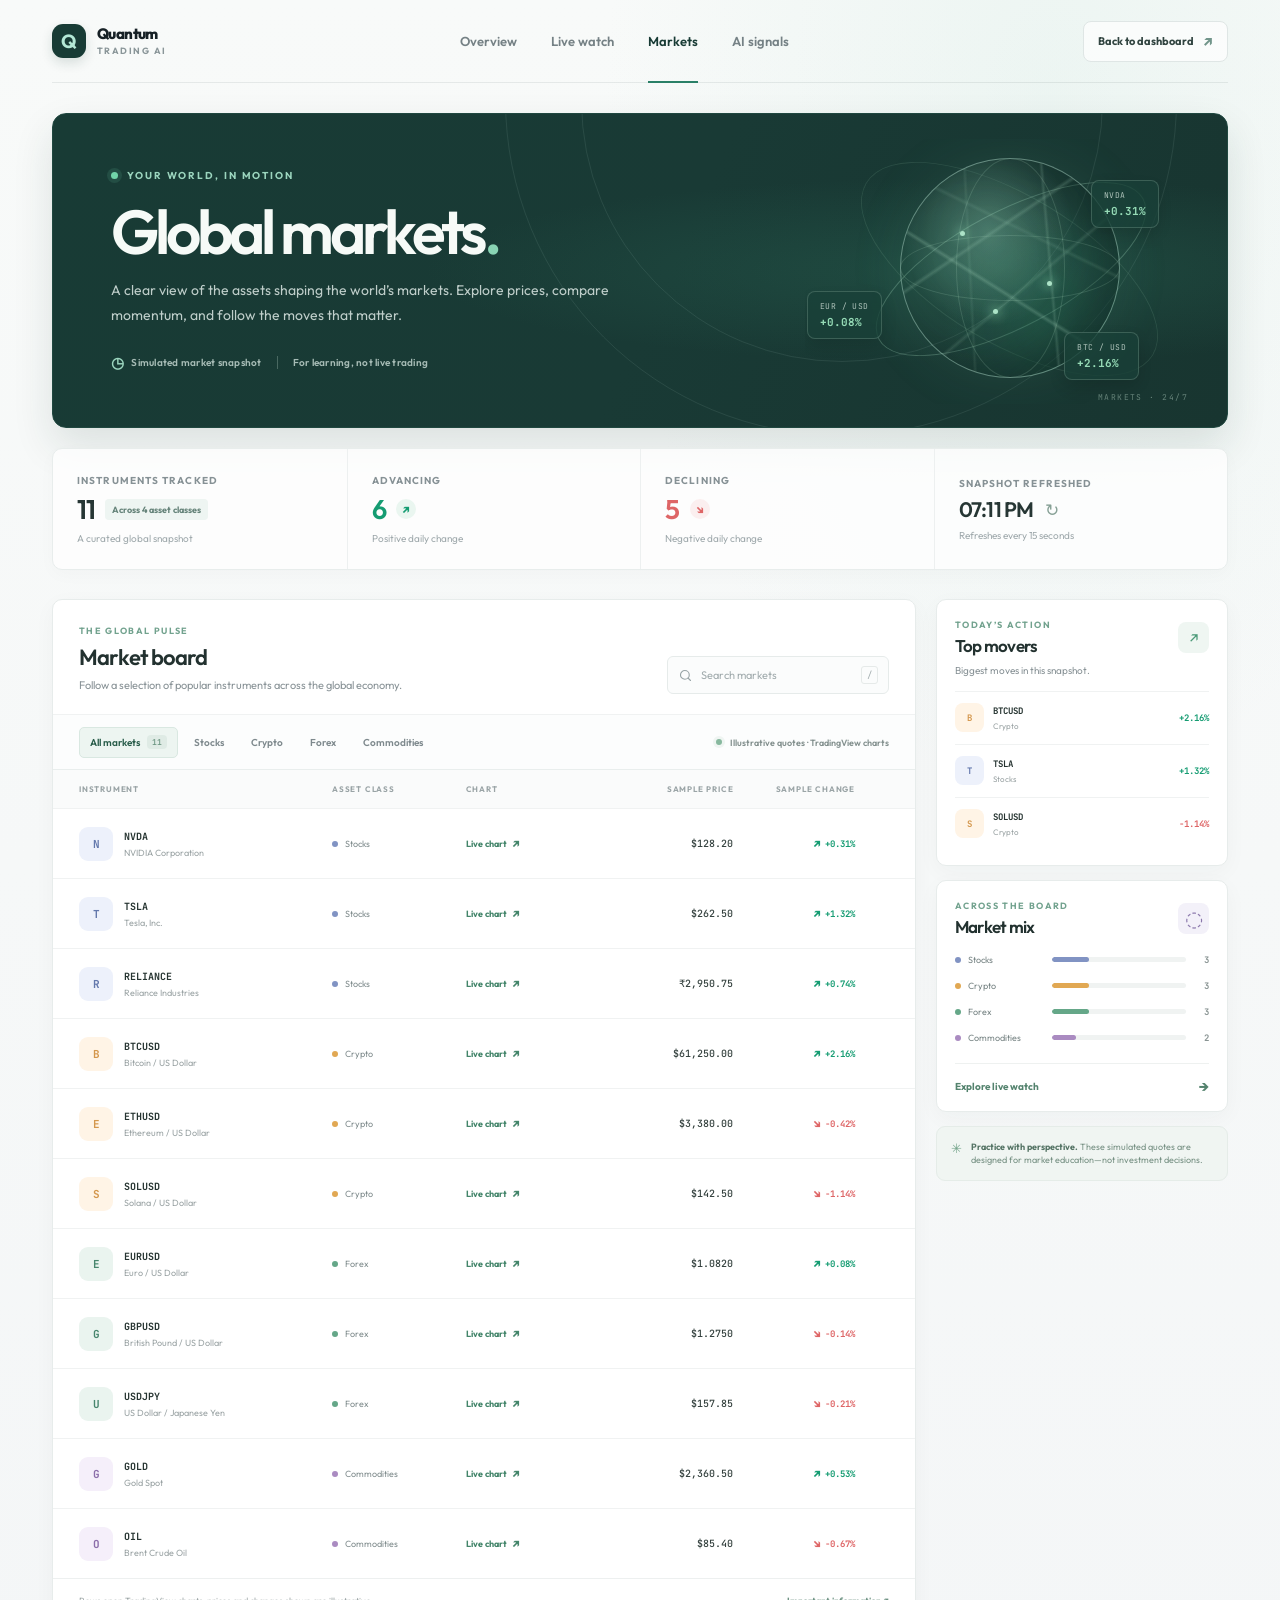
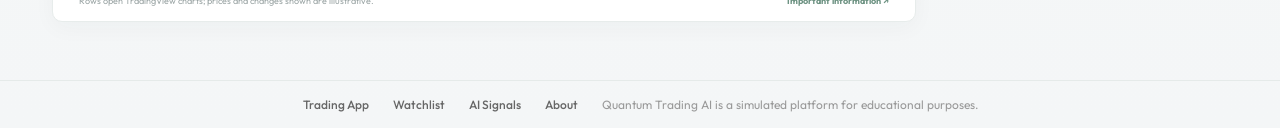
<file: markets.html>
<!DOCTYPE html>
<html lang="en">
<head>
    <meta charset="UTF-8">
    <meta name="viewport" content="width=device-width, initial-scale=1.0">
    <meta name="theme-color" content="#f5f7fb">
    <title>Global Markets | Quantum Trading AI</title>
    <link rel="preconnect" href="https://fonts.googleapis.com">
    <link rel="preconnect" href="https://fonts.gstatic.com" crossorigin>
    <link href="https://fonts.googleapis.com/css2?family=JetBrains+Mono:wght@400;500;700&family=Outfit:wght@300;400;500;600;700;800&display=swap" rel="stylesheet">
    <link rel="stylesheet" href="style.css">
    <link rel="stylesheet" href="markets.css">
    <script src="scroll-reveal.js" defer></script>
</head>
<body class="markets-page">
    <main class="markets-shell">
        <header class="markets-topbar">
            <a class="markets-brand" href="index.html" aria-label="Quantum Trading AI home">
                <span class="markets-brand__mark" aria-hidden="true">Q</span>
                <span>Quantum<span>Trading AI</span></span>
            </a>
            <nav class="markets-nav" aria-label="Main navigation">
                <a href="index.html">Overview</a>
                <a href="live-watchlist.html">Live watch</a>
                <a class="is-current" href="markets.html" aria-current="page">Markets</a>
                <a href="ai-signals.html">AI signals</a>
            </nav>
            <a class="markets-topbar__action" href="index.html">Back to dashboard <span aria-hidden="true">↗</span></a>
        </header>

        <section class="markets-hero" aria-labelledby="markets-title">
            <div class="markets-hero__copy">
                <div class="markets-kicker"><span class="markets-kicker__dot"></span> Your world, in motion</div>
                <h1 id="markets-title">Global markets<span>.</span></h1>
                <p>A clear view of the assets shaping the world’s markets. Explore prices, compare momentum, and follow the moves that matter.</p>
                <div class="markets-hero__meta">
                    <span><span class="markets-hero__meta-icon">◷</span> Simulated market snapshot</span>
                    <span class="markets-hero__divider" aria-hidden="true"></span>
                    <span>For learning, not live trading</span>
                </div>
            </div>
            <div class="markets-hero__art" aria-hidden="true">
                <div class="markets-orbit markets-orbit--outer"></div>
                <div class="markets-orbit markets-orbit--inner"></div>
                <div class="markets-globe">
                    <div class="markets-globe__latitude"></div>
                    <div class="markets-globe__longitude"></div>
                    <span class="markets-globe__point markets-globe__point--one"></span>
                    <span class="markets-globe__point markets-globe__point--two"></span>
                    <span class="markets-globe__point markets-globe__point--three"></span>
                </div>
                <div class="markets-hero__float markets-hero__float--one"><span>NVDA</span><strong>+0.31%</strong></div>
                <div class="markets-hero__float markets-hero__float--two"><span>BTC / USD</span><strong>+2.16%</strong></div>
                <div class="markets-hero__float markets-hero__float--three"><span>EUR / USD</span><strong>+0.08%</strong></div>
                <span class="markets-hero__art-label">MARKETS · 24/7</span>
            </div>
        </section>

        <section class="markets-overview" aria-label="Market overview">
            <article class="markets-stat">
                <span class="markets-stat__label">Instruments tracked</span>
                <div class="markets-stat__value"><strong id="market-count">0</strong><span class="markets-stat__badge">Across 4 asset classes</span></div>
                <span class="markets-stat__foot">A curated global snapshot</span>
            </article>
            <article class="markets-stat">
                <span class="markets-stat__label">Advancing</span>
                <div class="markets-stat__value"><strong class="text-buy" id="advancing-count">0</strong><span class="markets-stat__direction markets-stat__direction--up">↗</span></div>
                <span class="markets-stat__foot">Positive daily change</span>
            </article>
            <article class="markets-stat">
                <span class="markets-stat__label">Declining</span>
                <div class="markets-stat__value"><strong class="text-sell" id="declining-count">0</strong><span class="markets-stat__direction markets-stat__direction--down">↘</span></div>
                <span class="markets-stat__foot">Negative daily change</span>
            </article>
            <article class="markets-stat markets-stat--updated">
                <span class="markets-stat__label">Snapshot refreshed</span>
                <div class="markets-stat__value"><strong class="font-mono" id="markets-updated">--:--</strong><span class="markets-stat__refresh" aria-hidden="true">↻</span></div>
                <span class="markets-stat__foot">Refreshes every 15 seconds</span>
            </article>
        </section>

        <div class="markets-content">
            <section class="markets-board" aria-labelledby="market-board-title">
                <div class="markets-board__header">
                    <div>
                        <p class="markets-section-label">The global pulse</p>
                        <h2 id="market-board-title">Market board</h2>
                        <p class="markets-board__description">Follow a selection of popular instruments across the global economy.</p>
                    </div>
                    <label class="markets-search">
                        <svg viewBox="0 0 24 24" fill="none" aria-hidden="true"><circle cx="11" cy="11" r="7" stroke="currentColor" stroke-width="1.8"/><path d="m16 16 4 4" stroke="currentColor" stroke-width="1.8" stroke-linecap="round"/></svg>
                        <input id="market-search" type="search" placeholder="Search markets" autocomplete="off" aria-label="Search markets">
                        <kbd>/</kbd>
                    </label>
                </div>
                <div class="markets-toolbar">
                    <div class="markets-filters" role="group" aria-label="Filter by asset class">
                        <button class="market-filter active" type="button" data-category="all" aria-pressed="true">All markets <span id="filter-count-all">11</span></button>
                        <button class="market-filter" type="button" data-category="stocks" aria-pressed="false">Stocks</button>
                        <button class="market-filter" type="button" data-category="crypto" aria-pressed="false">Crypto</button>
                        <button class="market-filter" type="button" data-category="forex" aria-pressed="false">Forex</button>
                        <button class="market-filter" type="button" data-category="commodities" aria-pressed="false">Commodities</button>
                    </div>
                    <span class="markets-live"><span class="markets-live__dot"></span> Illustrative quotes · TradingView charts</span>
                </div>
                <div class="markets-table">
                    <div class="markets-table__head" aria-hidden="true">
                        <span>Instrument</span><span>Asset class</span><span>Chart</span><span class="markets-table__numeric">Sample price</span><span class="markets-table__numeric">Sample change</span><span></span>
                    </div>
                    <div class="markets-table__body" id="markets-grid" aria-live="polite"></div>
                    <div class="markets-empty" id="markets-empty" hidden>
                        <span class="markets-empty__icon" aria-hidden="true">⌕</span>
                        <strong>No markets found</strong>
                        <p>Try a different symbol, name, or asset class.</p>
                    </div>
                </div>
                <div class="markets-board__foot"><span>Rows open TradingView charts; prices and changes shown are illustrative.</span><a href="disclaimer.html">Important information <span aria-hidden="true">↗</span></a></div>
            </section>

            <aside class="markets-sidebar" aria-label="Market insights">
                <section class="markets-side-card markets-movers">
                    <div class="markets-side-card__heading">
                        <div><p class="markets-section-label">Today’s action</p><h2>Top movers</h2></div>
                        <span class="markets-side-icon" aria-hidden="true">↗</span>
                    </div>
                    <p class="markets-side-card__intro">Biggest moves in this snapshot.</p>
                    <div class="markets-movers__list" id="markets-movers"></div>
                </section>
                <section class="markets-side-card markets-mix">
                    <div class="markets-side-card__heading">
                        <div><p class="markets-section-label">Across the board</p><h2>Market mix</h2></div>
                        <span class="markets-side-icon markets-side-icon--mix" aria-hidden="true">◌</span>
                    </div>
                    <div class="markets-mix__list" id="markets-mix"></div>
                    <a class="markets-mix__link" href="live-watchlist.html">Explore live watch <span aria-hidden="true">→</span></a>
                </section>
                <div class="markets-note"><span aria-hidden="true">✳</span><p><strong>Practice with perspective.</strong> These simulated quotes are designed for market education—not investment decisions.</p></div>
            </aside>
        </div>
    </main>

    <footer class="app-footer markets-footer">
        <a href="index.html">Trading App</a><a href="watchlist.html">Watchlist</a><a href="ai-signals.html">AI Signals</a><a href="about.html">About</a>
        <span>Quantum Trading AI is a simulated platform for educational purposes.</span>
    </footer>
    <script src="markets.js"></script>
</body>
</html>
</file>
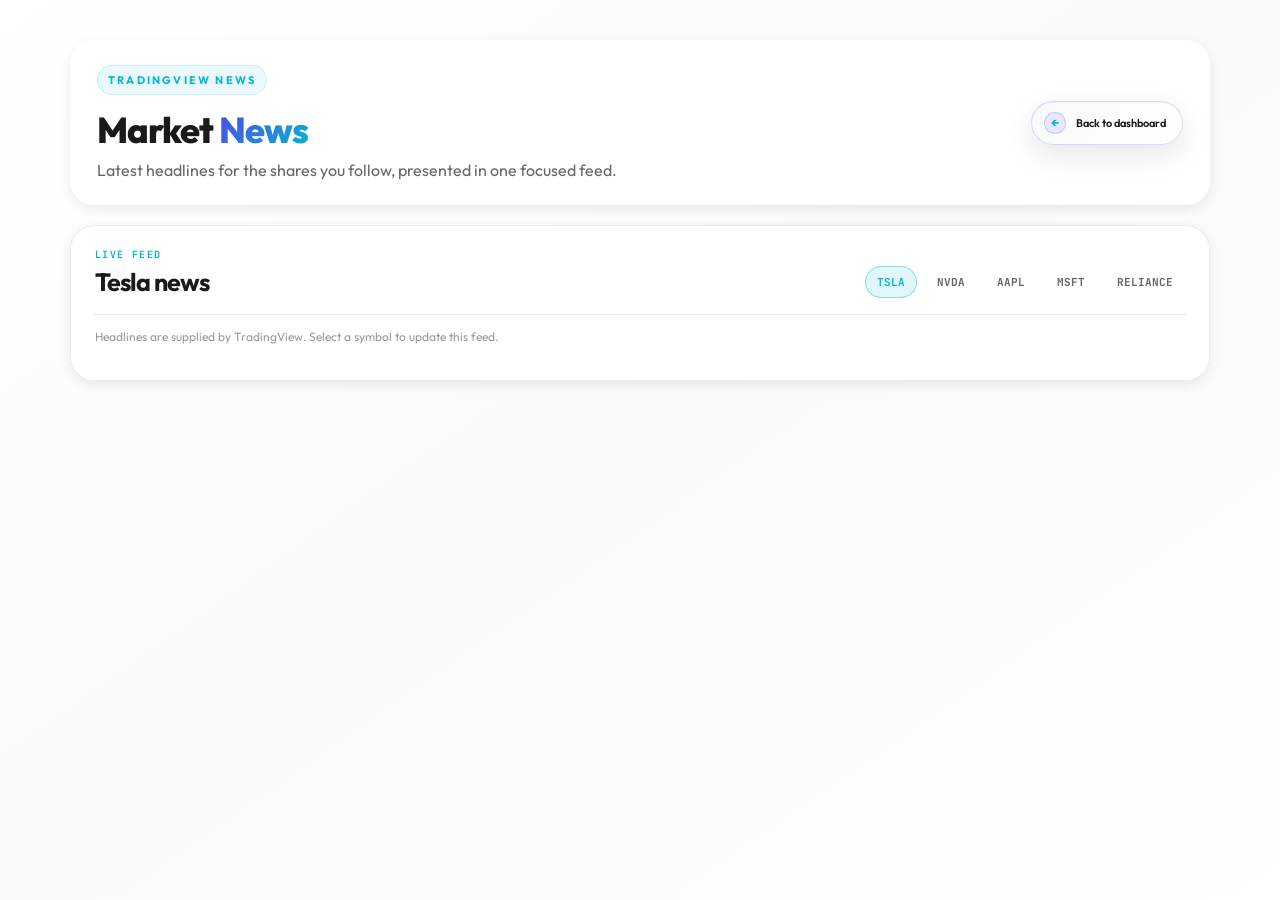
<file: news.html>
<!DOCTYPE html>
<html lang="en">
<head>
    <meta charset="UTF-8">
    <meta name="viewport" content="width=device-width, initial-scale=1.0">
    <title>Market News - Quantum Trading AI</title>
    <link rel="preconnect" href="https://fonts.googleapis.com">
    <link rel="preconnect" href="https://fonts.gstatic.com" crossorigin>
    <link href="https://fonts.googleapis.com/css2?family=JetBrains+Mono:wght@400;500;700&family=Outfit:wght@300;400;500;600;700;800&display=swap" rel="stylesheet">
    <link rel="stylesheet" href="style.css">
    <link rel="stylesheet" href="static.css">
    <script src="scroll-reveal.js" defer></script>
</head>
<body class="news-page">
    <div class="bg-glow bg-glow-1"></div>
    <div class="bg-glow bg-glow-2"></div>

    <main class="static-container news-container">
        <header class="static-header news-header">
            <div>
                <span class="header-chip">TradingView news</span>
                <h1>Market <span class="accent-text">News</span></h1>
                <p>Latest headlines for the shares you follow, presented in one focused feed.</p>
            </div>
            <a href="index.html" class="btn-secondary btn-header-action">
                <span class="btn-header-action__icon">←</span>
                <span>Back to dashboard</span>
            </a>
        </header>

        <section class="news-panel card" aria-labelledby="news-feed-title">
            <div class="news-panel__toolbar">
                <div>
                    <p class="section-kicker">Live feed</p>
                    <h2 id="news-feed-title"><span id="news-symbol-name">Tesla</span> news</h2>
                </div>
                <div class="news-symbols" aria-label="Choose a share">
                    <button class="news-symbol is-active" type="button" data-symbol="NASDAQ:TSLA" data-name="Tesla">TSLA</button>
                    <button class="news-symbol" type="button" data-symbol="NASDAQ:NVDA" data-name="NVIDIA">NVDA</button>
                    <button class="news-symbol" type="button" data-symbol="NASDAQ:AAPL" data-name="Apple">AAPL</button>
                    <button class="news-symbol" type="button" data-symbol="NASDAQ:MSFT" data-name="Microsoft">MSFT</button>
                    <button class="news-symbol" type="button" data-symbol="NSE:RELIANCE" data-name="Reliance">RELIANCE</button>
                </div>
            </div>
            <p class="news-panel__note">Headlines are supplied by TradingView. Select a symbol to update this feed.</p>
            <div id="tradingview-news-feed" class="news-feed-widget" aria-live="polite" aria-label="TradingView market news"></div>
        </section>
    </main>

    <script src="news.js"></script>
</body>
</html>
</file>
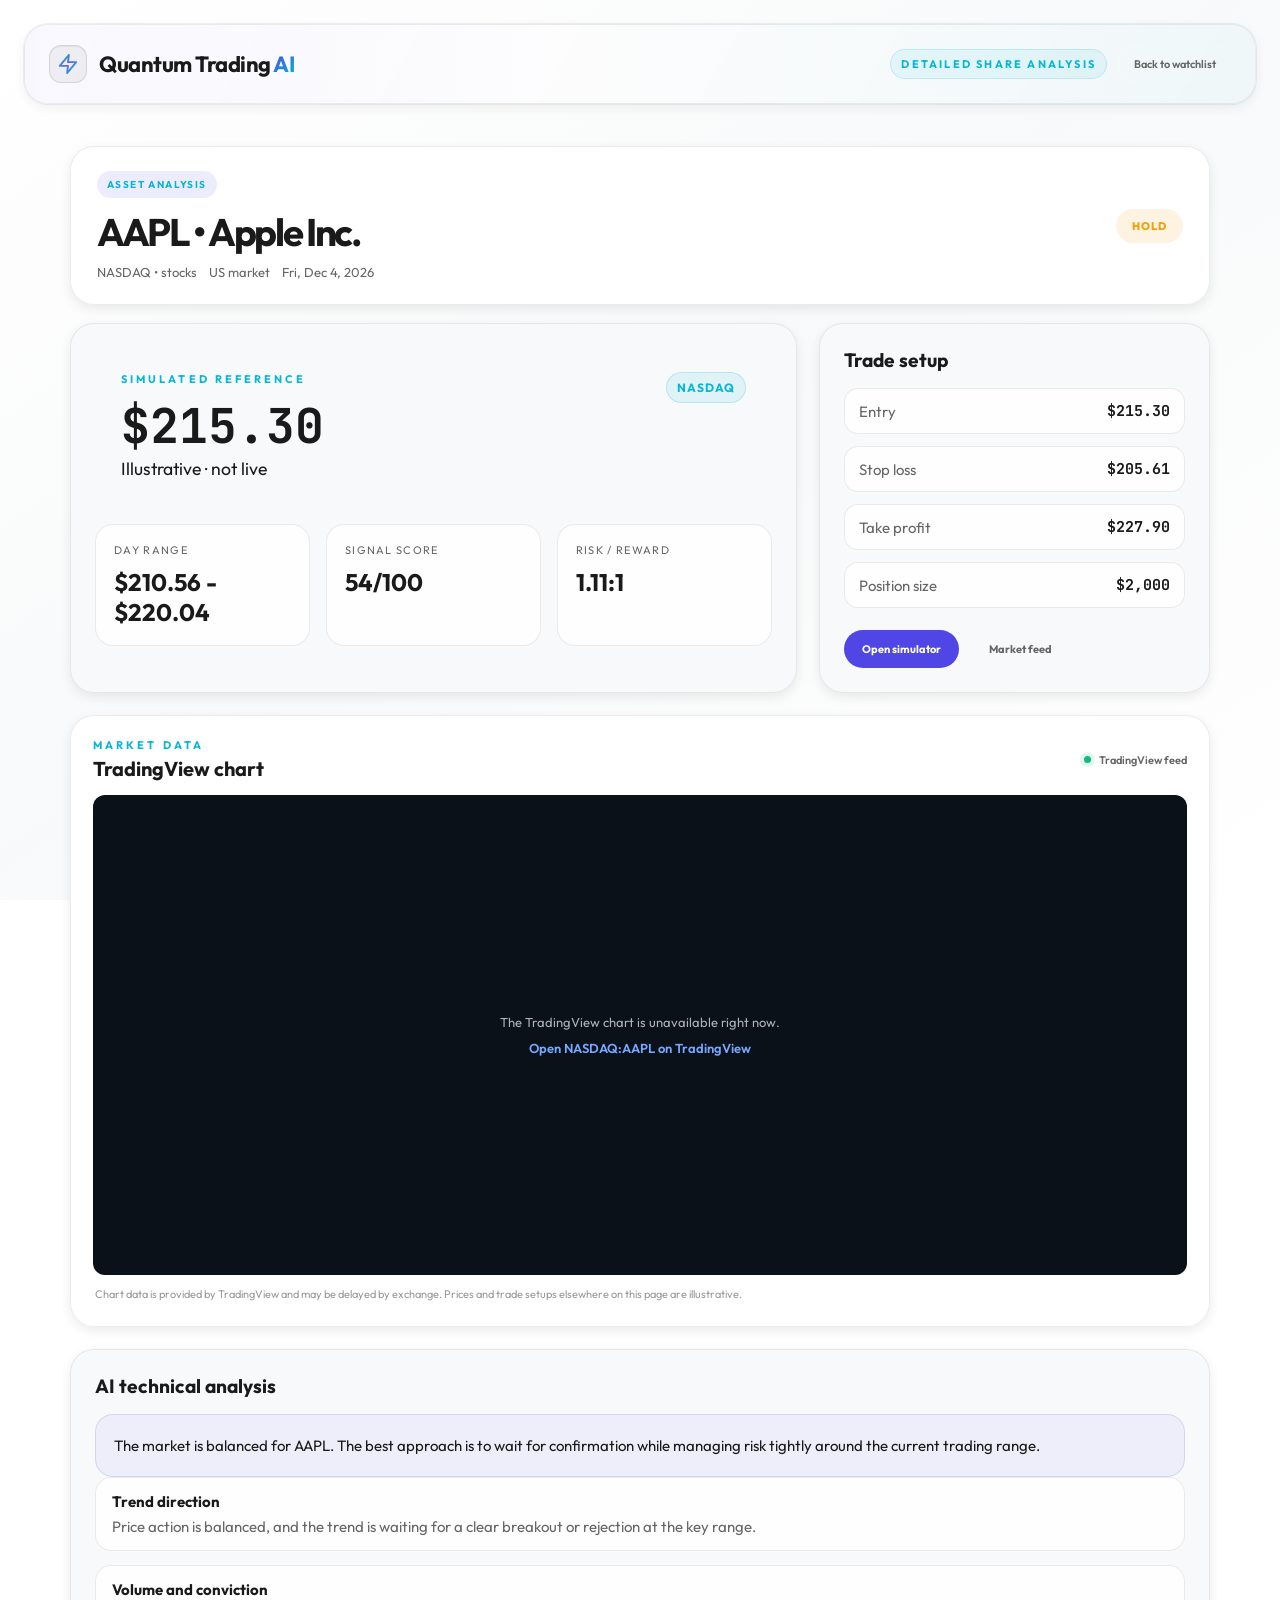
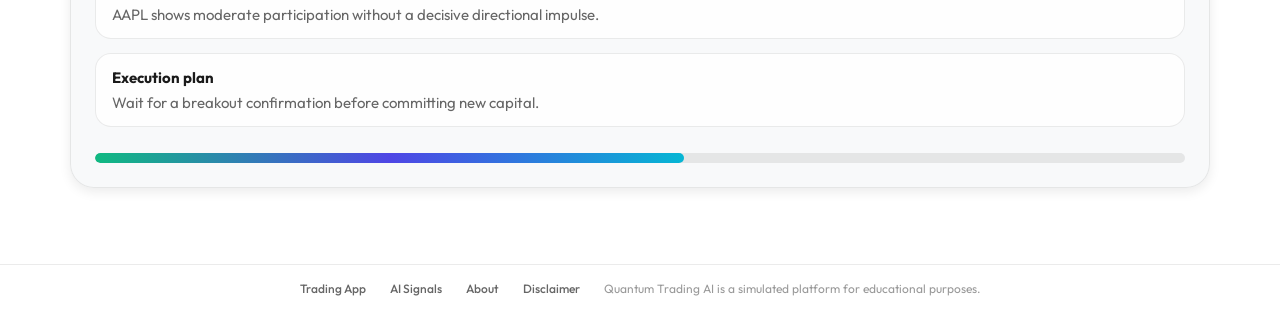
<file: share-details.html>
<!DOCTYPE html>
<html lang="en">
<head>
    <meta charset="UTF-8">
    <meta name="viewport" content="width=device-width, initial-scale=1.0">
    <title>Share Analysis | Quantum Trading AI</title>
    <link rel="preconnect" href="https://fonts.googleapis.com">
    <link rel="preconnect" href="https://fonts.gstatic.com" crossorigin>
    <link href="https://fonts.googleapis.com/css2?family=JetBrains+Mono:wght@400;500;700&family=Outfit:wght@300;400;500;600;700;800&display=swap" rel="stylesheet">
    <link rel="stylesheet" href="style.css">
    <link rel="stylesheet" href="tradingview-chart.css">
    <link rel="stylesheet" href="share-details.css">
    <script src="scroll-reveal.js" defer></script>
</head>
<body class="share-analysis-page">
    <div class="bg-glow bg-glow-1"></div>
    <div class="bg-glow bg-glow-2"></div>
    <div class="bg-glow bg-glow-3"></div>

    <div class="app-container">
        <header class="app-header live-watchlist-header">
            <a class="header-logo live-watchlist-brand" href="index.html" aria-label="Back to Quantum Trading AI home">
                <div class="logo-icon" aria-hidden="true">
                    <svg viewBox="0 0 24 24" fill="none" xmlns="http://www.w3.org/2000/svg">
                        <path d="M13 2L3 14H12L11 22L21 10H12L13 2Z" stroke="url(#logoGrad)" stroke-width="2" stroke-linecap="round" stroke-linejoin="round"/>
                        <defs><linearGradient id="logoGrad" x1="3" y1="2" x2="21" y2="22" gradientUnits="userSpaceOnUse"><stop stop-color="#10B981"/><stop offset="0.5" stop-color="#6366F1"/><stop offset="1" stop-color="#06B6D4"/></linearGradient></defs>
                    </svg>
                </div>
                <h1>Quantum Trading <span class="accent-text">AI</span></h1>
            </a>
            <div class="live-watchlist-header-actions">
                <span class="header-chip">Detailed share analysis</span>
                <a class="btn-secondary live-back-link" href="live-watchlist.html">Back to watchlist</a>
            </div>
        </header>

        <main class="share-analysis-shell">
            <section class="share-analysis-header card">
                <div class="share-analysis-header__info">
                    <span class="share-analysis-header__eyebrow">Asset analysis</span>
                    <h1 id="share-title">Loading share...</h1>
                    <div class="share-analysis-header__meta">
                        <span id="share-meta">Market</span>
                        <span id="share-market">Category</span>
                        <span id="share-date">Date</span>
                    </div>
                </div>
                <div class="analysis-header-actions">
                    <div id="signal-badge" class="choice-badge buy">BUY</div>
                </div>
            </section>

            <div class="share-detail-grid">
                <section class="analysis-card card">
                    <div class="price-card">
                        <div>
                            <p class="hero-eyebrow">Simulated reference</p>
                            <div class="main-price" id="share-price">$0.00</div>
                            <div class="main-price-change text-buy" id="share-change">+0.00%</div>
                        </div>
                        <span class="market-pill" id="market-pill">NASDAQ</span>
                    </div>

                    <div class="analysis-grid">
                        <div class="metric-box">
                            <span>Day range</span>
                            <strong id="day-range">--</strong>
                        </div>
                        <div class="metric-box">
                            <span>Signal score</span>
                            <strong id="signal-score">--</strong>
                        </div>
                        <div class="metric-box">
                            <span>Risk / Reward</span>
                            <strong id="risk-reward">--</strong>
                        </div>
                    </div>
                </section>

                <aside class="analysis-panel card">
                    <h3>Trade setup</h3>
                    <div class="trade-rows">
                        <div class="trade-row">
                            <span>Entry</span>
                            <strong id="entry-price">--</strong>
                        </div>
                        <div class="trade-row">
                            <span>Stop loss</span>
                            <strong id="stop-loss">--</strong>
                        </div>
                        <div class="trade-row">
                            <span>Take profit</span>
                            <strong id="take-profit">--</strong>
                        </div>
                        <div class="trade-row">
                            <span>Position size</span>
                            <strong id="position-size">--</strong>
                        </div>
                    </div>

                    <div class="action-button-row">
                        <a class="btn-primary" href="simulator.html">Open simulator</a>
                        <a class="btn-secondary" href="live-watchlist.html">Market feed</a>
                    </div>
                </aside>
            </div>

            <section class="share-chart-panel card" aria-labelledby="share-chart-title">
                <div class="share-chart-panel__heading">
                    <div><p class="hero-eyebrow">Market data</p><h2 id="share-chart-title">TradingView chart</h2></div>
                    <span class="share-chart-panel__badge"><i></i> TradingView feed</span>
                </div>
                <div id="share-chart" class="share-chart tv-chart-host" role="region" aria-label="TradingView live market chart"></div>
                <p class="share-chart-panel__note">Chart data is provided by TradingView and may be delayed by exchange. Prices and trade setups elsewhere on this page are illustrative.</p>
            </section>

            <section class="analysis-card card" style="margin-top: 22px;">
                <h2>AI technical analysis</h2>
                <div class="summary-note" id="analysis-summary">Loading analysis...</div>
                <ul class="analysis-list" id="analysis-points"></ul>
            </section>
        </main>
    </div>

    <footer class="app-footer">
        <a href="index.html">Trading App</a>
        <a href="ai-signals.html">AI Signals</a>
        <a href="about.html">About</a>
        <a href="disclaimer.html">Disclaimer</a>
        <span>Quantum Trading AI is a simulated platform for educational purposes.</span>
    </footer>

    <script src="market-assets.js"></script>
    <script src="tradingview-chart.js"></script>
    <script src="share-details.js"></script>
</body>
</html>
</file>
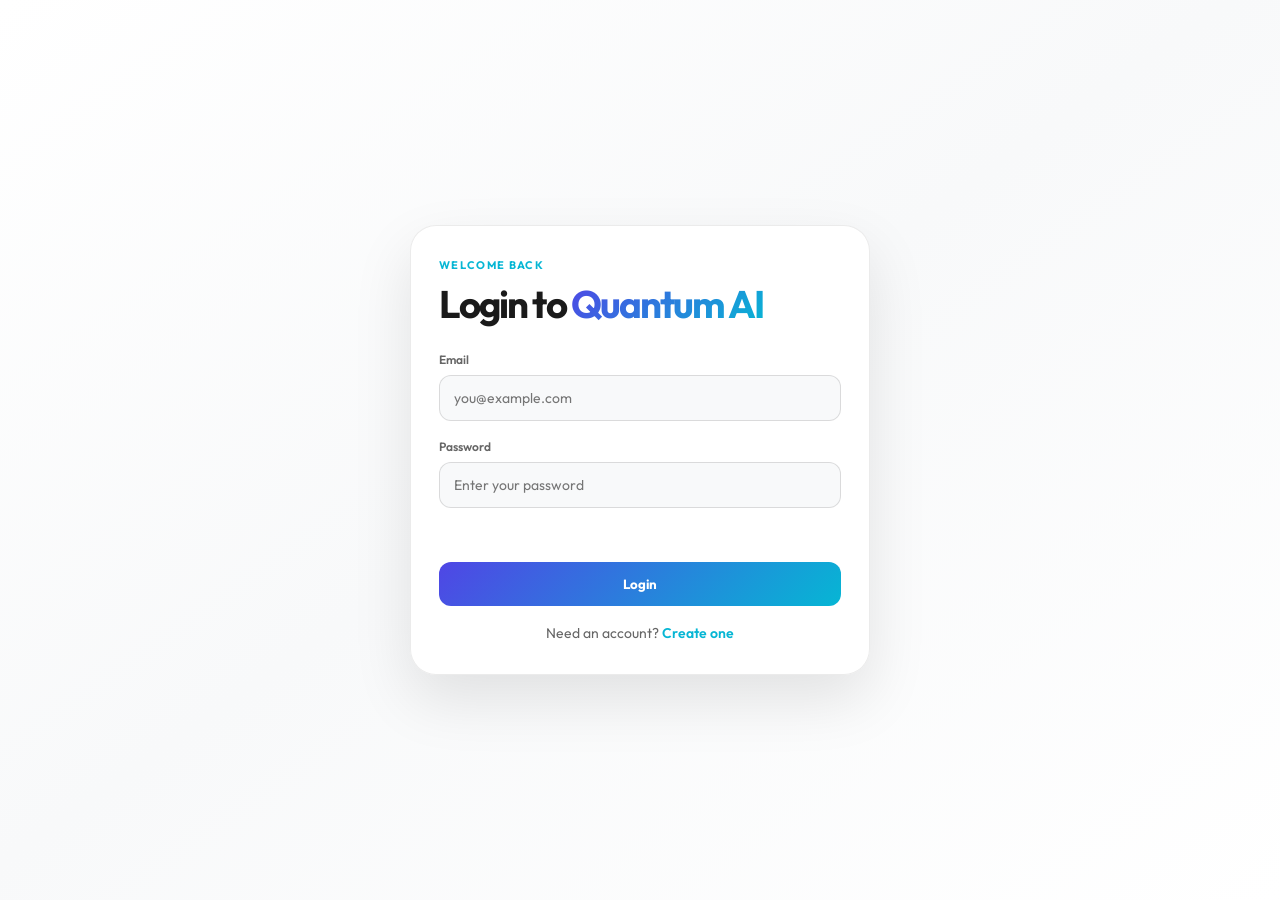
<file: signin.html>
<!DOCTYPE html>
<html lang="en">
<head>
    <meta charset="UTF-8">
    <meta name="viewport" content="width=device-width, initial-scale=1.0">
    <title>Login | Quantum Trading AI</title>
    <link rel="preconnect" href="https://fonts.googleapis.com">
    <link rel="preconnect" href="https://fonts.gstatic.com" crossorigin>
    <link href="https://fonts.googleapis.com/css2?family=JetBrains+Mono:wght@400;500;700&family=Outfit:wght@300;400;500;600;700;800&display=swap" rel="stylesheet">
    <link rel="stylesheet" href="style.css">
    <script src="scroll-reveal.js" defer></script>
</head>
<body>
    <div class="bg-glow bg-glow-1"></div>
    <div class="bg-glow bg-glow-2"></div>
    <div class="bg-glow bg-glow-3"></div>

    <main class="auth-shell">
        <section class="auth-card">
            <div class="auth-header">
                <span class="eyebrow">Welcome back</span>
                <h1>Login to <span class="accent-text">Quantum AI</span></h1>
            </div>

            <form id="signin-form" class="auth-form" novalidate>
                <div class="form-field">
                    <label for="signin-email">Email</label>
                    <input id="signin-email" name="email" type="email" placeholder="you@example.com" required>
                </div>

                <div class="form-field">
                    <label for="signin-password">Password</label>
                    <input id="signin-password" name="password" type="password" placeholder="Enter your password" required>
                </div>

                <div class="form-message" data-form-message></div>
                <button type="submit" class="auth-button">Login</button>
            </form>

            <p class="auth-footer">
                Need an account? <a href="signup.html">Create one</a>
            </p>
        </section>
    </main>

    <script src="auth.js"></script>
</body>
</html>
</file>
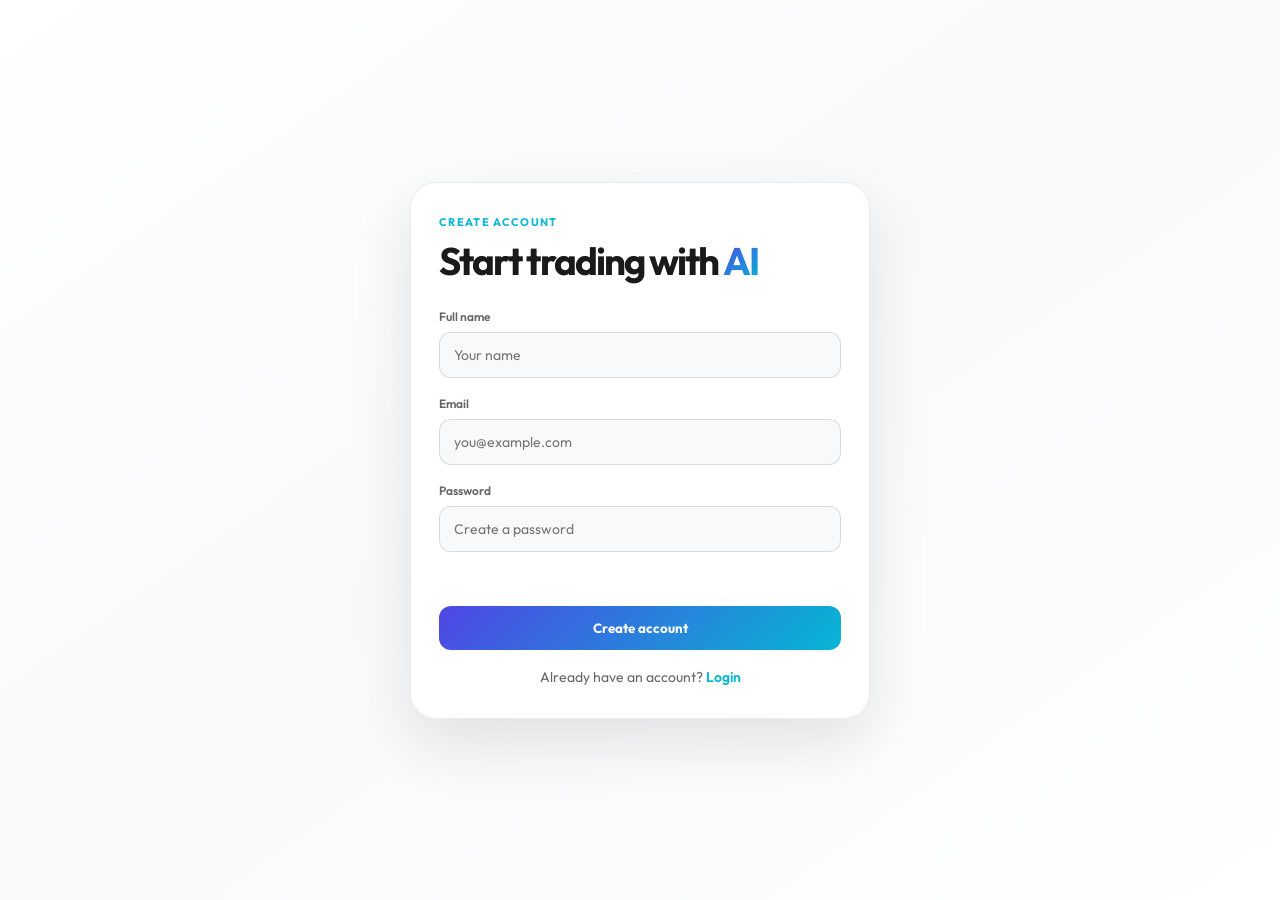
<file: signup.html>
<!DOCTYPE html>
<html lang="en">
<head>
    <meta charset="UTF-8">
    <meta name="viewport" content="width=device-width, initial-scale=1.0">
    <title>Sign Up | Quantum Trading AI</title>
    <link rel="preconnect" href="https://fonts.googleapis.com">
    <link rel="preconnect" href="https://fonts.gstatic.com" crossorigin>
    <link href="https://fonts.googleapis.com/css2?family=JetBrains+Mono:wght@400;500;700&family=Outfit:wght@300;400;500;600;700;800&display=swap" rel="stylesheet">
    <link rel="stylesheet" href="style.css">
    <script src="scroll-reveal.js" defer></script>
</head>
<body>
    <div class="bg-glow bg-glow-1"></div>
    <div class="bg-glow bg-glow-2"></div>
    <div class="bg-glow bg-glow-3"></div>

    <main class="auth-shell">
        <section class="auth-card">
            <div class="auth-header">
                <span class="eyebrow">Create account</span>
                <h1>Start trading with <span class="accent-text">AI</span></h1>
            </div>

            <form id="signup-form" class="auth-form" novalidate>
                <div class="form-field">
                    <label for="signup-name">Full name</label>
                    <input id="signup-name" name="name" type="text" placeholder="Your name" required>
                </div>

                <div class="form-field">
                    <label for="signup-email">Email</label>
                    <input id="signup-email" name="email" type="email" placeholder="you@example.com" required>
                </div>

                <div class="form-field">
                    <label for="signup-password">Password</label>
                    <input id="signup-password" name="password" type="password" placeholder="Create a password" required>
                </div>

                <div class="form-message" data-form-message></div>
                <button type="submit" class="auth-button">Create account</button>
            </form>

            <p class="auth-footer">
                Already have an account? <a href="signin.html">Login</a>
            </p>
        </section>
    </main>

    <script src="auth.js"></script>
</body>
</html>
</file>
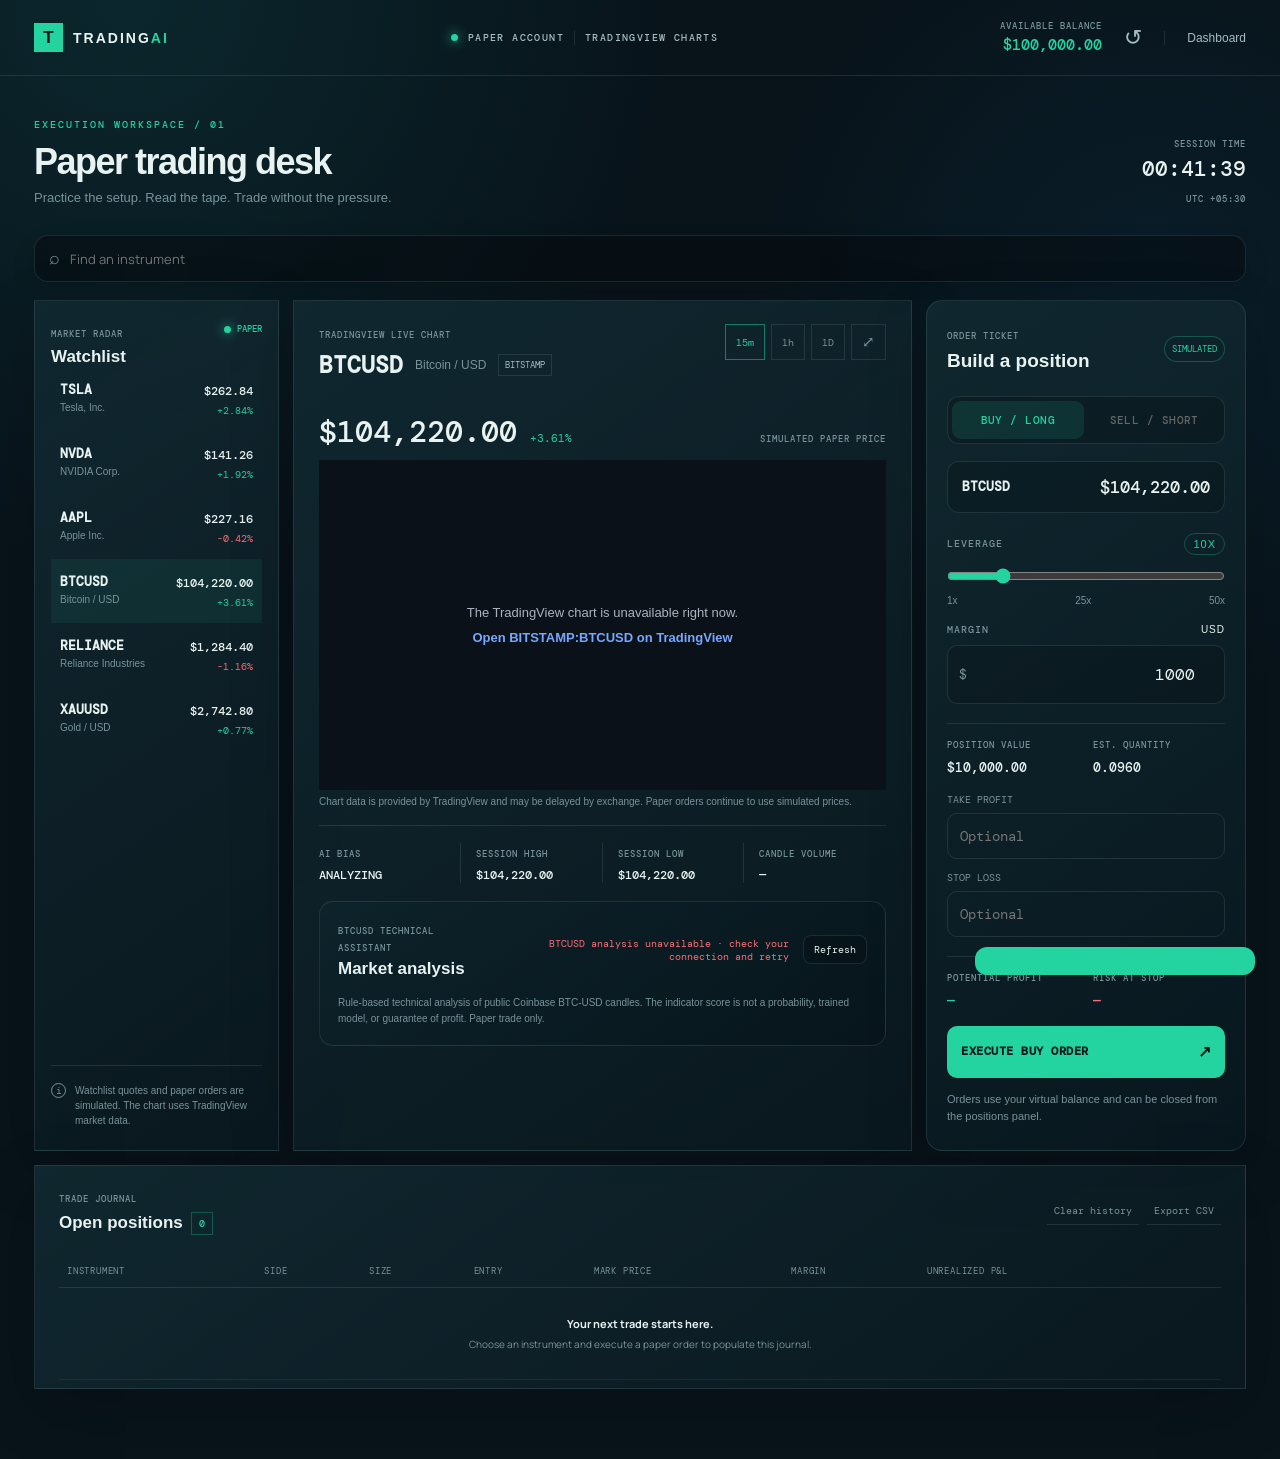
<file: simulator.html>
<!DOCTYPE html>
<html lang="en">
<head>
    <meta charset="UTF-8">
    <meta name="viewport" content="width=device-width, initial-scale=1.0">
    <title>Paper Simulator | Trading AI</title>
    <link rel="stylesheet" href="style.css">
    <link rel="stylesheet" href="simulator.css">
    <link rel="stylesheet" href="tradingview-chart.css">
    <script src="scroll-reveal.js" defer></script>
</head>
<body class="simulator-page">
    <header class="sim-header">
        <a class="brand" href="index.html"><span class="brand-mark">T</span><span>TRADING<span class="brand-accent">AI</span></span></a>
        <div class="desk-status"><span class="status-dot"></span> PAPER ACCOUNT <span class="status-divider"></span> TRADINGVIEW CHARTS</div>
        <div class="sim-header-actions"><div class="account-chip"><span>Available balance</span><strong id="account-balance">$100,000.00</strong></div><button class="icon-action" id="reset-account" title="Reset paper account" aria-label="Reset paper account">↺</button><a class="back-link" href="index.html">Dashboard</a></div>
    </header>

    <main class="desk-shell">
        <div class="desk-heading"><div><p class="eyebrow">Execution workspace / 01</p><h1>Paper trading desk</h1><p class="heading-copy">Practice the setup. Read the tape. Trade without the pressure.</p></div><div class="session-clock"><span>SESSION TIME</span><strong id="session-clock">09:41:28</strong><small>UTC +05:30</small></div></div>
        <div class="sim-top-toolbar">
            <label class="sim-search-box" aria-label="Find an instrument">
                <span>⌕</span>
                <input id="quote-search" type="search" placeholder="Find an instrument" aria-label="Find an instrument">
            </label>
        </div>
        <section class="desk-grid">
            <aside class="quote-rail panel">
                <div class="panel-heading"><div><span class="section-kicker">MARKET RADAR</span><h2>Watchlist</h2></div><span class="live-label"><i></i> PAPER</span></div>
                <div class="quote-list" id="quote-list"></div>
                <div class="rail-note"><span class="note-icon">i</span><p>Watchlist quotes and paper orders are simulated. The chart uses TradingView market data.</p></div>
            </aside>

            <section class="chart-workspace panel">
                <div class="workspace-top"><div><span class="section-kicker">TRADINGVIEW LIVE CHART</span><div class="instrument-title"><strong id="selected-symbol">BTCUSD</strong><span id="selected-name">Bitcoin / USD</span><span class="exchange-tag" id="selected-exchange">BITSTAMP</span></div></div><div class="chart-actions"><button class="time-button active" type="button" data-interval="15">15m</button><button class="time-button" type="button" data-interval="60">1h</button><button class="time-button" type="button" data-interval="D">1D</button><button class="chart-icon" id="chart-fullscreen" type="button" title="Fullscreen chart" aria-label="Fullscreen chart">⤢</button></div></div>
                <div class="price-line"><strong id="selected-price">$104,220.00</strong><span class="price-up" id="selected-change">+3.61%</span><span class="price-caption">SIMULATED PAPER PRICE</span></div>
                <div class="chart-stage"><div id="simulator-chart" class="simulator-chart tv-chart-host" role="region" aria-label="TradingView live chart"></div></div>
                <p class="chart-feed-note">Chart data is provided by TradingView and may be delayed by exchange. Paper orders continue to use simulated prices.</p>
                <div class="market-reading"><div><span>AI BIAS</span><strong class="bias-buy" id="ai-bias">ANALYZING</strong></div><div><span id="session-high-label">SESSION HIGH</span><strong id="session-high">$104,220.00</strong></div><div><span id="session-low-label">SESSION LOW</span><strong id="session-low">$104,220.00</strong></div><div><span id="market-volume-label">VOLUME</span><strong id="market-volume">—</strong></div></div>
                <section class="btc-analysis" id="btc-analysis" aria-labelledby="btc-analysis-title">
                    <div class="btc-analysis__header">
                        <div>
                            <span class="section-kicker">BTCUSD TECHNICAL ASSISTANT</span>
                            <h2 id="btc-analysis-title">Market analysis</h2>
                        </div>
                        <div class="btc-analysis__actions">
                            <span class="btc-analysis__status" id="btc-analysis-status" role="status" aria-live="polite">Loading BTCUSD candles…</span>
                            <button class="btc-analysis__refresh" id="refresh-btc-analysis" type="button" aria-label="Refresh BTCUSD analysis">Refresh</button>
                        </div>
                    </div>
                    <div id="btc-analysis-content" hidden>
                        <div class="btc-analysis__signal-row">
                            <div><span>Setup</span><strong id="btc-signal">WAIT</strong></div>
                            <div><span>Trend</span><strong id="btc-trend">—</strong></div>
                            <p id="btc-reason">Waiting for market data.</p>
                        </div>
                        <div class="btc-analysis__indicators">
                            <div><span>RSI (14)</span><strong id="btc-rsi">—</strong></div>
                            <div><span>MACD</span><strong id="btc-macd">—</strong></div>
                            <div><span>Volume vs avg.</span><strong id="btc-volume-ratio">—</strong></div>
                            <div><span>ATR (14)</span><strong id="btc-atr">—</strong></div>
                        </div>
                        <div class="btc-analysis__levels">
                            <div><span>Reference entry</span><strong id="btc-entry">—</strong></div>
                            <div><span>Stop level</span><strong id="btc-stop">—</strong></div>
                            <div><span>Target level</span><strong id="btc-target">—</strong></div>
                            <div><span>Reward / risk</span><strong id="btc-reward-risk">—</strong></div>
                        </div>
                        <p class="btc-analysis__paper-note">Live BTCUSD reference levels. Applying a setup scales its ATR distances to the simulated paper quote.</p>
                        <button class="btc-analysis__apply" id="apply-btc-analysis" type="button" disabled>Apply setup to paper ticket</button>
                    </div>
                    <p class="btc-analysis__other" id="btc-analysis-other" hidden>BTCUSD analysis only. Select BTCUSD from the watchlist to use this assistant.</p>
                    <p class="btc-analysis__disclaimer">Rule-based technical analysis of public Coinbase BTC-USD candles. The indicator score is not a probability, trained model, or guarantee of profit. Paper trade only.</p>
                </section>
            </section>

            <aside class="order-ticket panel" id="order-ticket"><div class="ticket-heading"><div><span class="section-kicker">ORDER TICKET</span><h2>Build a position</h2></div><span class="mode-badge">SIMULATED</span></div><div class="order-tabs"><button class="order-tab active buy" id="buy-tab">BUY / LONG</button><button class="order-tab sell" id="sell-tab">SELL / SHORT</button></div><div class="ticket-price"><span id="ticket-symbol">TSLA</span><strong id="ticket-price">$262.84</strong></div><label class="ticket-label" for="leverage">Leverage <output id="leverage-value">10x</output></label><input id="leverage" type="range" min="1" max="50" value="10"><div class="range-labels"><span>1x</span><span>25x</span><span>50x</span></div><label class="ticket-label" for="margin">Margin <span>USD</span></label><div class="money-input"><span>$</span><input id="margin" type="number" min="10" step="50" value="1000"></div><div class="ticket-stats"><div><span>Position value</span><strong id="position-value">$10,000.00</strong></div><div><span>Est. quantity</span><strong id="quantity">38.0450</strong></div></div><div class="risk-inputs"><label>Take profit<input id="take-profit" type="number" placeholder="Optional"></label><label>Stop loss<input id="stop-loss" type="number" placeholder="Optional"></label></div><div class="risk-summary"><div><span>Potential profit</span><strong class="positive" id="potential-profit">+$3,500.00</strong></div><div><span>Risk at stop</span><strong class="negative" id="potential-loss">-$1,000.00</strong></div></div><button class="execute-button buy" id="execute-order">EXECUTE BUY ORDER <span>↗</span></button><p class="ticket-footnote">Orders use your virtual balance and can be closed from the positions panel.</p></aside>
        </section>
        <section class="positions-panel panel"><div class="positions-heading"><div><span class="section-kicker">TRADE JOURNAL</span><h2>Open positions <span id="position-count">0</span></h2></div><div class="journal-actions"><button id="clear-history">Clear history</button><button id="export-history">Export CSV</button></div></div><div class="positions-table-wrap"><table><thead><tr><th>Instrument</th><th>Side</th><th>Size</th><th>Entry</th><th>Mark price</th><th>Margin</th><th>Unrealized P&amp;L</th><th></th></tr></thead><tbody id="positions-body"><tr><td colspan="8" class="empty-state"><strong>Your next trade starts here.</strong><span>Choose an instrument and execute a paper order to populate this journal.</span></td></tr></tbody></table></div></section>
    </main>
    <div class="toast" id="toast" role="status"></div>
    <script src="tradingview-chart.js"></script>
    <script src="simulator.js"></script>
</body>
</html>
</file>
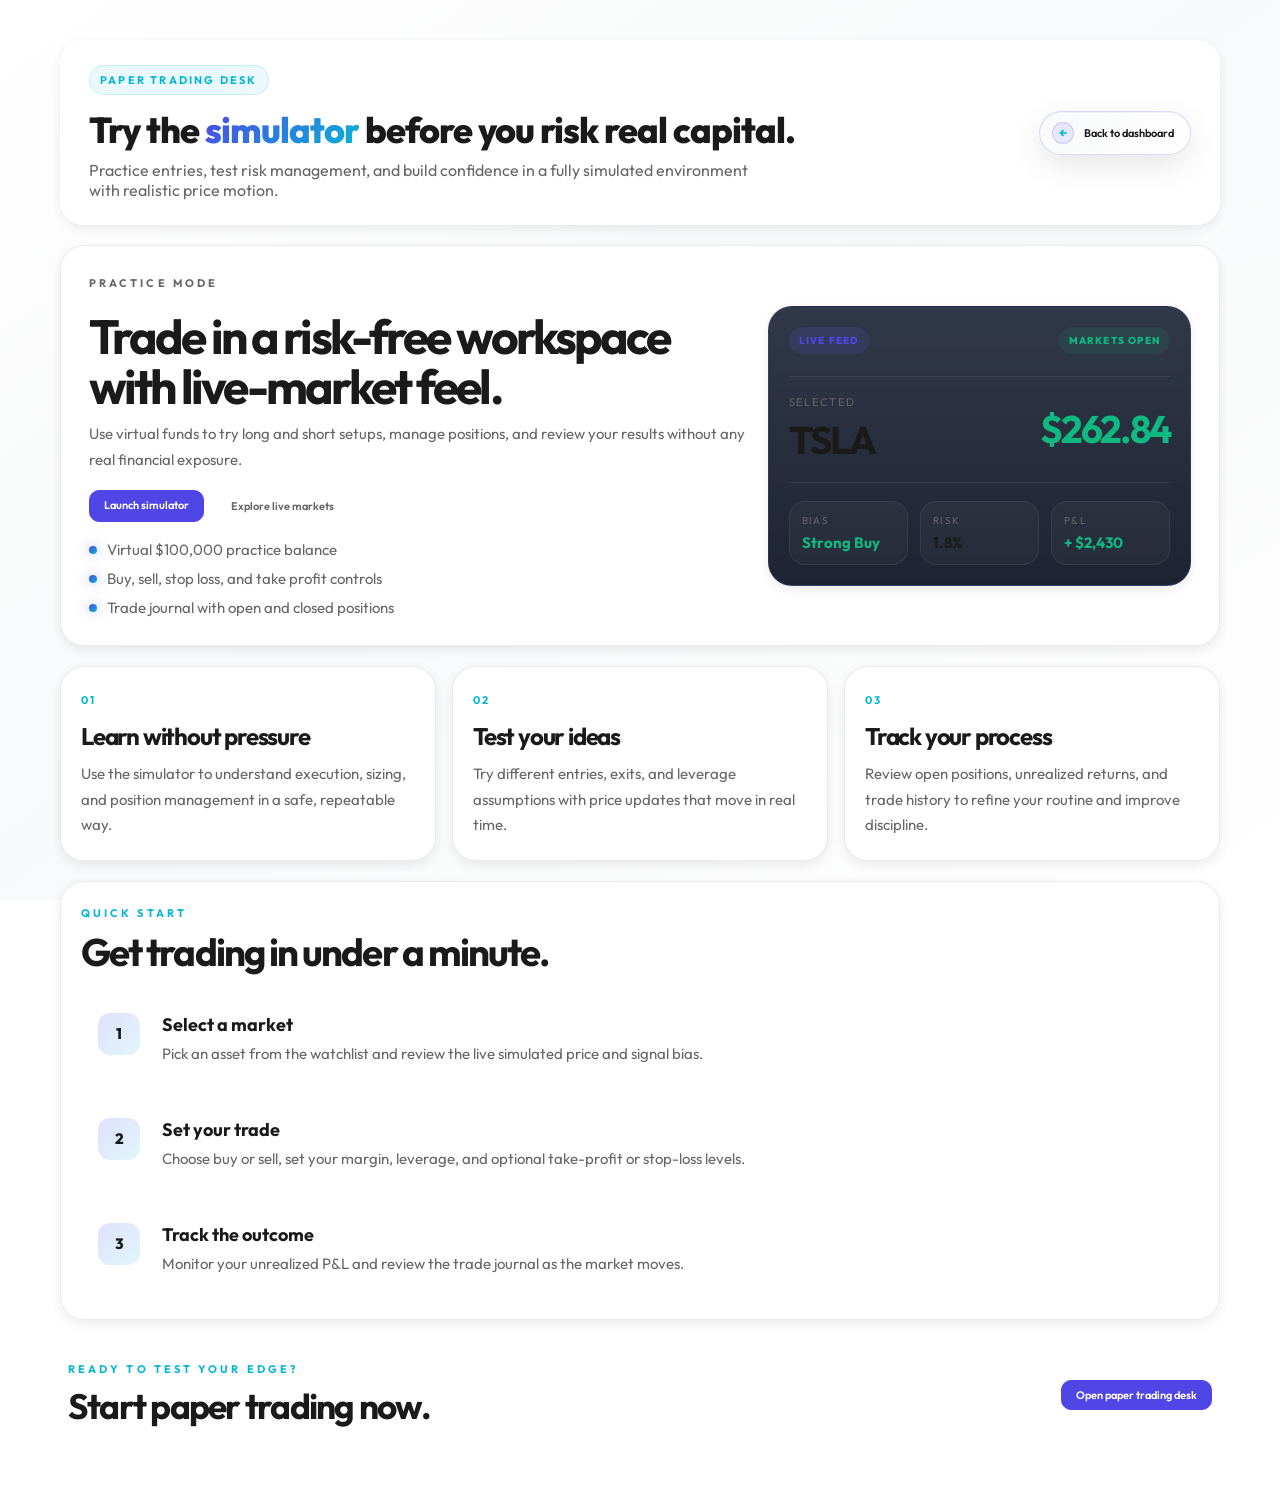
<file: try-simulator.html>
<!DOCTYPE html>
<html lang="en">
<head>
    <meta charset="UTF-8">
    <meta name="viewport" content="width=device-width, initial-scale=1.0">
    <title>Try Simulator | Quantum Trading AI</title>
    <link rel="preconnect" href="https://fonts.googleapis.com">
    <link rel="preconnect" href="https://fonts.gstatic.com" crossorigin>
    <link href="https://fonts.googleapis.com/css2?family=JetBrains+Mono:wght@400;500;700&family=Outfit:wght@300;400;500;600;700;800&display=swap" rel="stylesheet">
    <link rel="stylesheet" href="style.css">
    <link rel="stylesheet" href="static.css">
    <script src="scroll-reveal.js" defer></script>
</head>
<body class="simulator-landing-page">
    <div class="bg-glow bg-glow-1"></div>
    <div class="bg-glow bg-glow-2"></div>
    <div class="bg-glow bg-glow-3"></div>

    <div class="static-container simulator-container">
        <header class="static-header simulator-header">
            <div class="simulator-header__copy">
                <span class="header-chip">Paper trading desk</span>
                <h1>Try the <span class="accent-text">simulator</span> before you risk real capital.</h1>
                <p>Practice entries, test risk management, and build confidence in a fully simulated environment with realistic price motion.</p>
            </div>
            <div class="simulator-header__actions">
                <a href="index.html" class="btn-secondary btn-header-action">
                    <span class="btn-header-action__icon">←</span>
                    <span>Back to dashboard</span>
                </a>
            </div>
        </header>

        <section class="simulator-hero card">
            <div class="simulator-hero__content">
                <p class="hero-eyebrow">Practice mode</p>
                <h2>Trade in a risk-free workspace with live-market feel.</h2>
                <p>Use virtual funds to try long and short setups, manage positions, and review your results without any real financial exposure.</p>
                <div class="simulator-actions">
                    <a href="simulator.html" class="btn-primary">Launch simulator</a>
                    <a href="live-watchlist.html" class="btn-secondary">Explore live markets</a>
                </div>
                <ul class="feature-list" aria-label="Simulator features">
                    <li>Virtual $100,000 practice balance</li>
                    <li>Buy, sell, stop loss, and take profit controls</li>
                    <li>Trade journal with open and closed positions</li>
                </ul>
            </div>

            <div class="simulator-preview card" aria-label="Simulator overview card">
                <div class="simulator-preview__top">
                    <span class="simulator-preview__tag">Live feed</span>
                    <span class="simulator-preview__status">Markets open</span>
                </div>
                <div class="simulator-preview__price-block">
                    <div>
                        <span class="simulator-preview__label">Selected</span>
                        <strong>TSLA</strong>
                    </div>
                    <strong class="text-buy">$262.84</strong>
                </div>
                <div class="simulator-preview__stats">
                    <div>
                        <span>Bias</span>
                        <strong class="text-buy">Strong Buy</strong>
                    </div>
                    <div>
                        <span>Risk</span>
                        <strong>1.8%</strong>
                    </div>
                    <div>
                        <span>P&amp;L</span>
                        <strong class="text-buy">+ $2,430</strong>
                    </div>
                </div>
            </div>
        </section>

        <section class="simulator-grid">
            <article class="simulator-card card">
                <span class="simulator-card__eyebrow">01</span>
                <h3>Learn without pressure</h3>
                <p>Use the simulator to understand execution, sizing, and position management in a safe, repeatable way.</p>
            </article>
            <article class="simulator-card card">
                <span class="simulator-card__eyebrow">02</span>
                <h3>Test your ideas</h3>
                <p>Try different entries, exits, and leverage assumptions with price updates that move in real time.</p>
            </article>
            <article class="simulator-card card">
                <span class="simulator-card__eyebrow">03</span>
                <h3>Track your process</h3>
                <p>Review open positions, unrealized returns, and trade history to refine your routine and improve discipline.</p>
            </article>
        </section>

        <section class="simulator-steps card">
            <div class="simulator-steps__header">
                <p class="hero-eyebrow">Quick start</p>
                <h2>Get trading in under a minute.</h2>
            </div>
            <div class="steps-list">
                <div class="step-item">
                    <span>1</span>
                    <div>
                        <strong>Select a market</strong>
                        <p>Pick an asset from the watchlist and review the live simulated price and signal bias.</p>
                    </div>
                </div>
                <div class="step-item">
                    <span>2</span>
                    <div>
                        <strong>Set your trade</strong>
                        <p>Choose buy or sell, set your margin, leverage, and optional take-profit or stop-loss levels.</p>
                    </div>
                </div>
                <div class="step-item">
                    <span>3</span>
                    <div>
                        <strong>Track the outcome</strong>
                        <p>Monitor your unrealized P&amp;L and review the trade journal as the market moves.</p>
                    </div>
                </div>
            </div>
        </section>

        <section class="simulator-bottom-cta">
            <div>
                <p class="hero-eyebrow">Ready to test your edge?</p>
                <h2>Start paper trading now.</h2>
            </div>
            <a href="simulator.html" class="btn-primary">Open paper trading desk</a>
        </section>
    </div>
</body>
</html>
</file>
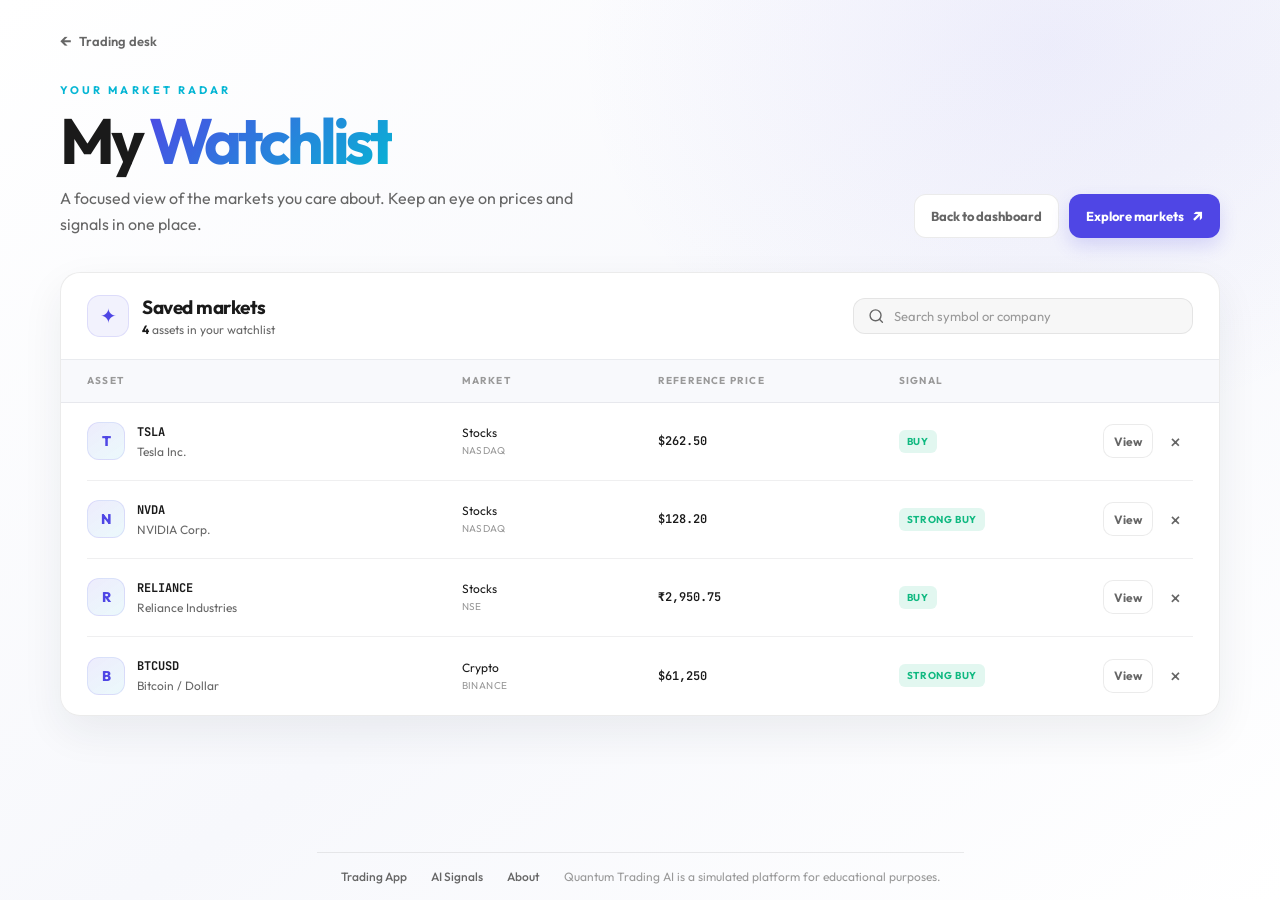
<file: watchlist.html>
<!DOCTYPE html>
<html lang="en">
<head>
    <meta charset="UTF-8">
    <meta name="viewport" content="width=device-width, initial-scale=1.0">
    <title>My Watchlist | Quantum Trading AI</title>
    <link rel="preconnect" href="https://fonts.googleapis.com">
    <link rel="preconnect" href="https://fonts.gstatic.com" crossorigin>
    <link href="https://fonts.googleapis.com/css2?family=JetBrains+Mono:wght@400;500;700&family=Outfit:wght@300;400;500;600;700;800&display=swap" rel="stylesheet">
    <link rel="stylesheet" href="style.css">
    <script src="scroll-reveal.js" defer></script>
</head>
<body class="watchlist-page">
    <div class="bg-glow bg-glow-1"></div>
    <div class="bg-glow bg-glow-2"></div>
    <div class="bg-glow bg-glow-3"></div>

    <main class="watchlist-shell">
        <a class="watchlist-back-link" href="index.html"><span aria-hidden="true">←</span> Trading desk</a>
        <header class="watchlist-page-header">
            <div class="watchlist-page-header__copy">
                <p class="hero-eyebrow">Your market radar</p>
                <h1>My <span class="accent-text">Watchlist</span></h1>
                <p>A focused view of the markets you care about. Keep an eye on prices and signals in one place.</p>
            </div>
            <div class="watchlist-page-actions">
                <a class="btn-secondary" href="index.html">Back to dashboard</a>
                <a class="btn-primary watchlist-browse-link" href="live-watchlist.html">Explore markets <span aria-hidden="true">↗</span></a>
            </div>
        </header>

        <section class="watchlist-page-panel card" aria-labelledby="watchlist-title">
            <div class="watchlist-page-toolbar">
                <div class="watchlist-page-toolbar__title">
                    <div class="watchlist-page-title-mark" aria-hidden="true">✦</div>
                    <div>
                        <h2 id="watchlist-title">Saved markets</h2>
                        <p><span id="watchlist-count">0</span> assets in your watchlist</p>
                    </div>
                </div>
                <label class="search-box watchlist-page-search">
                    <svg class="search-icon" viewBox="0 0 24 24" fill="none" aria-hidden="true"><circle cx="11" cy="11" r="8" stroke="currentColor" stroke-width="2"/><path d="M21 21L16.65 16.65" stroke="currentColor" stroke-width="2" stroke-linecap="round"/></svg>
                    <input id="watchlist-search" type="search" placeholder="Search symbol or company" autocomplete="off">
                </label>
            </div>
            <div class="saved-watchlist-columns" aria-hidden="true">
                <span>Asset</span><span>Market</span><span>Reference price</span><span>Signal</span><span></span>
            </div>
            <div class="saved-watchlist" id="saved-watchlist" aria-live="polite"></div>
            <div class="watchlist-empty" id="watchlist-empty" hidden>
                <div class="watchlist-empty__icon" aria-hidden="true">⌕</div>
                <strong id="watchlist-empty-title">Your watchlist is empty</strong>
                <p id="watchlist-empty-description">Add markets from the live feed to keep them close at hand.</p>
                <a class="btn-secondary" href="live-watchlist.html">Browse live markets <span aria-hidden="true">→</span></a>
            </div>
        </section>
    </main>

    <footer class="app-footer">
        <a href="index.html">Trading App</a>
        <a href="ai-signals.html">AI Signals</a>
        <a href="about.html">About</a>
        <span>Quantum Trading AI is a simulated platform for educational purposes.</span>
    </footer>

    <script src="market-assets.js"></script>
    <script src="watchlist.js"></script>
</body>
</html>
</file>
<file: style.css>
/* Reset and Base Styles */
* {
    margin: 0;
    padding: 0;
    box-sizing: border-box;
    font-family: 'Outfit', -apple-system, BlinkMacSystemFont, "Segoe UI", Roboto, sans-serif;
    -webkit-font-smoothing: antialiased;
}

html {
    scroll-behavior: smooth;
    overflow-x: clip;
}

:root {
    /* Clean Black and White Professional Palette */
    --bg-darker: #FFFFFF;
    --bg-dark: #F8F9FA;
    --bg-card: rgba(255, 255, 255, 0.95);
    --bg-card-hover: rgba(248, 249, 250, 0.98);

    --border-color: rgba(0, 0, 0, 0.08);
    --border-hover: rgba(0, 0, 0, 0.15);

    --text-primary: #1A1A1A;
    --text-secondary: #666666;
    --text-muted: #999999;

    /* Classic market signals */
    --color-buy: #10B981;
    --color-buy-rgb: 16, 185, 129;
    --color-strong-buy: #059669;
    --color-sell: #EF4444;
    --color-sell-rgb: 239, 68, 68;
    --color-strong-sell: #DC2626;
    --color-neutral: #F59E0B;
    --color-neutral-rgb: 245, 158, 11;

    --color-indigo: #4F46E5;
    --color-indigo-rgb: 79, 70, 229;
    --color-cyan: #06B6D4;
    --color-cyan-rgb: 6, 182, 212;

    --shadow-soft: 0 4px 12px rgba(0, 0, 0, 0.08);
    --shadow-glow: 0 0 0 1px rgba(0, 0, 0, 0.05), 0 4px 12px rgba(0, 0, 0, 0.06);

    /* Transition speeds */
    --transition-fast: 0.2s cubic-bezier(0.4, 0, 0.2, 1);
    --transition-normal: 0.3s cubic-bezier(0.4, 0, 0.2, 1);
}

body {
    background-color: var(--bg-darker);
    background-image: linear-gradient(145deg, #FFFFFF 0%, #F8F9FA 48%, #FFFFFF 100%);
    color: var(--text-primary);
    overflow-x: hidden;
    font-size: 15px;
    min-height: 100vh;
    position: relative;
    background-attachment: fixed;
}

.scroll-reveal {
    opacity: 0;
    transform: translateY(18px);
    transition: opacity 0.65s ease, transform 0.65s cubic-bezier(0.2, 0.65, 0.3, 1);
}

.scroll-reveal.is-visible {
    opacity: 1;
    transform: translateY(0);
}

@media (prefers-reduced-motion: reduce) {
    .scroll-reveal {
        opacity: 1;
        transform: none;
        transition: none;
    }
}

.bg-glow {
    display: none;
}

:where(a, button, input, select, textarea, [tabindex]):focus-visible {
    outline: 3px solid rgba(79, 70, 229, 0.55);
    outline-offset: 2px;
}

/* Scrollbar customization */
::-webkit-scrollbar {
    width: 10px;
    height: 10px;
}
::-webkit-scrollbar-track {
    background: rgba(0, 0, 0, 0.05); /* Subtle track for light theme */
}
::-webkit-scrollbar-thumb {
    background: rgba(0, 0, 0, 0.25); /* Dark thumb */
    border-radius: 4px;
}
::-webkit-scrollbar-thumb:hover {
    background: rgba(0, 0, 0, 0.4); /* Darker thumb on hover */
}

/* Helper Utilities */
.text-buy { color: var(--color-buy); }
.text-strong-buy { color: var(--color-strong-buy); font-weight: 700; }
.text-sell { color: var(--color-sell); }
.text-strong-sell { color: var(--color-strong-sell); font-weight: 700; }
.text-neutral { color: var(--color-neutral); }
.text-indigo { color: var(--color-indigo); }
.text-cyan { color: var(--color-cyan); }
.text-mono { font-family: 'JetBrains Mono', monospace; }
.hidden { display: none !important; }
.accent-text {
    background: linear-gradient(135deg, var(--color-indigo) 0%, var(--color-cyan) 100%);
    background-clip: text;
    -webkit-background-clip: text;
    -webkit-text-fill-color: transparent;
}

/* Layout Framework */
.app-container {
    position: relative;
    z-index: 1;
    max-width: 1680px;
    margin: 0 auto;
    padding: 24px 24px 28px;
    display: flex;
    flex-direction: column;
    gap: 18px;
    min-height: 100vh;
}

/* TradingView Ticker Tape */
.ticker-tape-container {
    width: 100%;
    border-radius: 12px;
    overflow: hidden;
    border: 1px solid var(--border-color);
    background: rgba(255, 255, 255, 0.9);
    height: 46px;
    z-index: 10;
}

/* Header Styling */
.app-header {
    display: flex;
    align-items: center;
    justify-content: space-between;
    flex-wrap: wrap;
    padding: 20px 24px;
    border: 1px solid var(--border-color);
    border-radius: 24px;
    backdrop-filter: blur(20px) saturate(180%);
    -webkit-backdrop-filter: blur(20px) saturate(180%);
    box-shadow: var(--shadow-glow);
    gap: 18px;
    background: linear-gradient(120deg, rgba(255, 255, 255, 0.95), rgba(248, 249, 250, 0.98));
    position: relative;
    overflow: hidden;
    animation: fadeUp 0.6s ease both;
}

.app-header::before {
    content: "";
    position: absolute;
    inset: 0;
    background: linear-gradient(90deg, rgba(79, 70, 229, 0.04), transparent 45%, rgba(6, 182, 212, 0.04));
    pointer-events: none;
}

.header-logo {
    display: flex;
    align-items: center;
    gap: 12px;
    position: relative;
    z-index: 1;
}

.logo-icon {
    width: 38px;
    height: 38px;
    display: flex;
    align-items: center;
    justify-content: center;
    background: rgba(0, 0, 0, 0.05);
    border: 1px solid rgba(0, 0, 0, 0.1);
    border-radius: 12px;
    box-shadow: inset 0 1px 0 rgba(0, 0, 0, 0.05);
}

.logo-icon svg {
    width: 22px;
    height: 22px;
    overflow: visible; /* Ensure stroke is not clipped during animation */
}

.logo-path-circle {
    stroke-dasharray: 43;
    stroke-dashoffset: 43;
    animation: draw-logo 1.2s cubic-bezier(0.65, 0, 0.35, 1) 0.5s forwards;
}

.logo-path-breakout {
    stroke-dasharray: 22;
    stroke-dashoffset: 22;
    animation: draw-logo 1s cubic-bezier(0.65, 0, 0.35, 1) 1.2s forwards;
}

@keyframes draw-logo {
    to { stroke-dashoffset: 0; }
}

.header-logo h1 {
    font-size: 22px;
    font-weight: 700;
    letter-spacing: -0.5px;
}

.header-chip {
    display: inline-flex;
    align-items: center;
    gap: 6px;
    padding: 7px 10px;
    border-radius: 999px;
    font-size: 11px;
    font-weight: 700;
    letter-spacing: 0.2em;
    text-transform: uppercase;
    color: var(--color-cyan);
    background: rgba(6, 182, 212, 0.08);
    border: 1px solid rgba(6, 182, 212, 0.16);
    position: relative;
    z-index: 1;
}

/* Header Search */
.header-search {
    flex: 1;
    max-width: 400px;
}

.search-box {
    display: flex;
    align-items: center;
    background: rgba(0, 0, 0, 0.03);
    border: 1px solid var(--border-color);
    border-radius: 12px;
    padding: 8px 14px;
    gap: 10px;
    transition: var(--transition-fast);
}

.search-box:focus-within {
    border-color: var(--border-hover);
    background: rgba(0, 0, 0, 0.05);
    box-shadow: 0 0 12px rgba(79, 70, 229, 0.1);
}

.search-icon {
    width: 18px;
    height: 18px;
    color: var(--text-secondary);
}

.search-box input {
    background: transparent;
    border: none;
    outline: none;
    color: var(--text-primary);
    width: 100%;
    font-size: 14px;
}

.search-box input::placeholder {
    color: var(--text-muted);
}

/* Header Stats */
.header-nav {
    display: flex;
    align-items: center;
    justify-content: center;
    gap: 8px;
    flex-wrap: nowrap;
    max-width: 100%;
    overflow-x: auto;
    scrollbar-width: thin;
    position: relative;
    z-index: 1;
    padding: 6px 8px;
    border-radius: 999px;
    background: rgba(0, 0, 0, 0.02);
    border: 1px solid rgba(0, 0, 0, 0.06);
}

.nav-link {
    display: inline-flex;
    align-items: center;
    justify-content: center;
    padding: 8px 12px;
    min-height: 40px;
    white-space: nowrap;
    border-radius: 999px;
    font-size: 11px;
    letter-spacing: 0.08em;
    text-transform: uppercase;
    font-weight: 700;
    color: var(--text-secondary);
    text-decoration: none;
    transition: all 0.2s ease;
}

.nav-link:hover,
.nav-link.active {
    background: rgba(79, 70, 229, 0.1);
    color: var(--text-primary);
    border: 1px solid rgba(79, 70, 229, 0.2);
}

.market-toolbar-tabs {
    display: flex;
    align-items: center;
    gap: 8px;
    flex-wrap: nowrap;
    max-width: 100%;
    overflow-x: auto;
    scrollbar-width: thin;
    position: relative;
    z-index: 1;
}

.toolbar-tab {
    text-decoration: none;
    border: 1px solid rgba(0, 0, 0, 0.08);
    background: rgba(0, 0, 0, 0.02);
    color: var(--text-secondary);
    border-radius: 999px;
    font-size: 10px;
    letter-spacing: 0.08em;
    text-transform: uppercase;
    font-weight: 700;
    padding: 7px 10px;
    min-height: 40px;
    white-space: nowrap;
    cursor: pointer;
    transition: all 0.2s ease;
}

.toolbar-tab.active,
.toolbar-tab:hover {
    background: rgba(79, 70, 229, 0.1);
    border-color: rgba(79, 70, 229, 0.2);
    color: var(--text-primary);
}

.header-stats {
    display: flex;
    gap: 12px;
    position: relative;
    z-index: 1;
    animation: fadeUp 0.7s ease 0.15s both;
}

.stat-card {
    background: linear-gradient(135deg, rgba(0, 0, 0, 0.04), rgba(0, 0, 0, 0.02));
    border: 1px solid rgba(0, 0, 0, 0.08);
    border-radius: 16px;
    padding: 10px 14px;
    min-width: 128px;
    text-align: right;
    transition: transform 0.2s ease, border-color 0.2s ease, box-shadow 0.2s ease;
    box-shadow: inset 0 1px 0 rgba(0, 0, 0, 0.04);
    animation: statFloat 6s ease-in-out infinite;
}

.stat-card:nth-child(2) { animation-delay: 0.35s; }
.stat-card:nth-child(3) { animation-delay: 0.7s; }

.stat-card:hover {
    transform: translateY(-2px);
    border-color: rgba(79, 70, 229, 0.2);
    box-shadow: 0 10px 24px rgba(79, 70, 229, 0.1);
}

@keyframes statFloat {
    0%, 100% {
        transform: translateY(0px);
        box-shadow: inset 0 1px 0 rgba(0, 0, 0, 0.04), 0 0 0 rgba(79, 70, 229, 0.1);
    }
    50% {
        transform: translateY(-4px);
        box-shadow: inset 0 1px 0 rgba(0, 0, 0, 0.04), 0 12px 22px rgba(79, 70, 229, 0.1);
    }
}

.stat-label {
    font-size: 10px;
    color: var(--text-secondary);
    text-transform: uppercase;
    letter-spacing: 0.5px;
    margin-bottom: 2px;
}

.stat-value {
    font-family: 'JetBrains Mono', monospace;
    font-size: 15px;
    font-weight: 700;
    transition: color var(--transition-fast);
}

/* Cards System */
.card {
    background: var(--bg-card);
    border: 1px solid var(--border-color);
    border-radius: 24px;
    backdrop-filter: blur(16px) saturate(180%);
    -webkit-backdrop-filter: blur(16px) saturate(180%);
    overflow: hidden;
    box-shadow: var(--shadow-soft);
    transition: transform 0.25s ease, border-color var(--transition-fast), box-shadow var(--transition-fast);
    animation: fadeUp 0.65s ease both;
}

.card:hover {
    box-shadow: 0 12px 30px rgba(0, 0, 0, 0.07);
    border-color: rgba(79, 70, 229, 0.2);
}

.hero-strip {
    display: flex;
    justify-content: space-between;
    align-items: center;
    gap: 22px;
    padding: 24px 28px;
    position: relative;
    overflow: hidden;
    background: linear-gradient(135deg, rgba(255, 255, 255, 0.95), rgba(248, 249, 250, 0.98));
    border: 1px solid rgba(79, 70, 229, 0.15);
}

.hero-content {
    flex: 1 1 auto;
    min-width: 0;
}

.hero-strip::before {
    content: "";
    position: absolute;
    inset: auto -40px -40px auto;
    width: 220px;
    height: 220px;
    background: radial-gradient(circle, rgba(79, 70, 229, 0.1), transparent 70%);
    pointer-events: none;
}

.hero-eyebrow {
    font-size: 11px;
    font-weight: 700;
    letter-spacing: 0.28em;
    text-transform: uppercase;
    color: var(--color-cyan);
    margin-bottom: 8px;
}

.hero-strip h2 {
    font-size: 24px;
    line-height: 1.2;
    letter-spacing: -0.5px;
    margin-bottom: 8px;
}

.hero-strip p {
    color: var(--text-secondary);
    line-height: 1.65;
    max-width: 760px;
}

.hero-actions {
    display: flex;
    flex-wrap: wrap;
    gap: 10px;
    margin-top: 14px;
}

.hero-cta {
    display: inline-flex;
    align-items: center;
    justify-content: center;
    padding: 10px 14px;
    border-radius: 999px;
    font-size: 13px;
    font-weight: 700;
    text-decoration: none;
    transition: transform 0.2s ease, box-shadow 0.2s ease, background 0.2s ease;
}

.hero-cta:hover {
    transform: translateY(-1px);
}

.hero-cta--primary {
    color: white;
    background: linear-gradient(90deg, var(--color-indigo), var(--color-cyan));
    box-shadow: 0 12px 24px rgba(79, 70, 229, 0.15);
}

.hero-cta--secondary {
    color: var(--text-primary);
    background: rgba(0, 0, 0, 0.03);
    border: 1px solid var(--border-color);
}

.hero-pills {
    display: flex;
    flex-direction: column;
    gap: 10px;
    justify-content: center;
    flex-shrink: 0;
    min-width: 220px;
}

.market-overview {
    display: grid;
    grid-template-columns: repeat(5, minmax(0, 1fr));
    gap: 12px;
    padding: 16px 18px;
    margin-top: 0;
    background: rgba(248, 249, 250, 0.8);
}

.market-card {
    display: flex;
    flex-direction: column;
    gap: 7px;
    padding: 14px 16px;
    border-radius: 16px;
    border: 1px solid rgba(0, 0, 0, 0.08);
    background: rgba(255, 255, 255, 0.9);
}

.market-card__label {
    color: var(--text-secondary);
    font-size: 10px;
    font-weight: 700;
    letter-spacing: 0.12em;
    text-transform: uppercase;
}

.market-card strong {
    font-size: 22px;
    letter-spacing: -0.05em;
}

.market-card small {
    font-size: 11px;
    font-weight: 600;
}

.market-card--buy strong,
.market-card--buy small { color: var(--color-buy); }
.market-card--sell strong,
.market-card--sell small { color: var(--color-sell); }
.market-card--neutral strong,
.market-card--neutral small { color: var(--color-neutral); }

.hero-pill {
    display: inline-flex;
    align-items: center;
    gap: 8px;
    padding: 12px 14px;
    border-radius: 14px;
    background: linear-gradient(135deg, rgba(79, 70, 229, 0.08), rgba(6, 182, 212, 0.06));
    border: 1px solid rgba(79, 70, 229, 0.15);
    color: var(--text-primary);
    font-size: 12px;
    font-weight: 700;
    text-decoration: none;
    transition: all 0.2s ease;
    opacity: 0;
    animation: fadeUp 0.5s ease-out forwards;
    box-shadow: inset 0 1px 0 rgba(0, 0, 0, 0.02);
}

.hero-pill:hover {
    background: linear-gradient(135deg, rgba(79, 70, 229, 0.12), rgba(6, 182, 212, 0.1));
    border-color: rgba(79, 70, 229, 0.25);
    transform: translateY(-1px);
    box-shadow: 0 10px 20px rgba(79, 70, 229, 0.1);
}

.hero-pills .hero-pill:nth-child(1) {
    animation-delay: 0.7s;
}

.hero-pills .hero-pill:nth-child(2) {
    animation-delay: 0.8s;
}

.hero-pills .hero-pill:nth-child(3) {
    animation-delay: 0.9s;
}

.market-ticker {
    display: flex;
    align-items: center;
    gap: 10px;
    padding: 10px 16px;
    margin: 0 0 12px;
    border: 1px solid rgba(79, 70, 229, 0.1);
    border-radius: 16px;
    background: rgba(248, 249, 250, 0.8);
    overflow: hidden;
    box-shadow: inset 0 1px 0 rgba(0, 0, 0, 0.03);
}

.market-ticker__label {
    font-size: 11px;
    font-weight: 800;
    text-transform: uppercase;
    letter-spacing: 0.2em;
    color: var(--color-indigo);
    white-space: nowrap;
    flex-shrink: 0;
}

.market-ticker__viewport {
    flex: 1;
    min-width: 0;
    overflow: hidden;
    contain: paint;
}

.market-ticker__track {
    display: flex;
    gap: 18px;
    white-space: nowrap;
    animation: marquee 18s linear infinite;
    width: max-content;
}

.market-ticker__item {
    font-size: 12px;
    color: var(--text-secondary);
}

.market-ticker__item strong {
    color: var(--text-primary);
    margin-right: 4px;
}


.card-header {
    display: flex;
    justify-content: space-between;
    align-items: center;
    padding: 16px 20px;
}

.card-header h2 {
    font-size: 16px;
    font-weight: 600;
    letter-spacing: -0.2px;
}

.market-watch-actions {
    display: flex;
    align-items: center;
    gap: 8px;
}

.watchlist-scroll-controls {
    display: flex;
    gap: 3px;
}

.watchlist-scroll-button {
    width: 25px;
    height: 25px;
    padding: 0;
    border: 1px solid var(--border-color);
    border-radius: 7px;
    color: var(--text-secondary);
    background: rgba(0, 0, 0, 0.03);
    font-size: 16px;
    line-height: 1;
    cursor: pointer;
    transition: color var(--transition-fast), background var(--transition-fast), border-color var(--transition-fast);
}

.watchlist-scroll-button:hover:not(:disabled) {
    color: var(--text-primary);
    background: rgba(79, 70, 229, 0.1);
    border-color: rgba(79, 70, 229, 0.25);
}

.watchlist-scroll-button:disabled {
    cursor: default;
    opacity: 0.3;
}

.border-bottom {
    border-bottom: 1px solid var(--border-color);
}

/* Dashboard Grid Grid Layout */
.dashboard-grid {
    display: grid;
    grid-template-columns: minmax(0, 1fr);
    gap: 16px;
    flex: 1;
    align-items: stretch;
}

/* Signal post rail */
.signal-posts {
    padding: 24px;
    animation: fadeUp 0.7s ease 0.15s both;
}

.signal-posts__heading {
    display: flex;
    justify-content: space-between;
    align-items: end;
    gap: 18px;
    margin-bottom: 18px;
}

.section-kicker,
.post-source {
    color: var(--color-cyan);
    font-family: 'JetBrains Mono', monospace;
    font-size: 10px;
    font-weight: 700;
    letter-spacing: 0.14em;
    text-transform: uppercase;
}

.signal-posts h2 {
    margin-top: 5px;
    font-size: 22px;
    letter-spacing: -0.4px;
}

.signal-posts__timestamp {
    color: var(--text-muted);
    font-size: 11px;
    text-align: right;
}

.signal-post-grid {
    display: grid;
    grid-template-columns: repeat(3, minmax(0, 1fr));
    gap: 12px;
}

.signal-post {
    min-height: 182px;
    padding: 18px;
    border: 1px solid var(--border-color);
    border-left: 3px solid var(--color-buy);
    background: rgba(255, 255, 255, 0.8);
    transition: transform var(--transition-fast), background var(--transition-fast), border-color var(--transition-fast);
}

.signal-post:hover {
    transform: translateY(-3px);
    background: rgba(248, 249, 250, 0.95);
    border-color: rgba(0, 0, 0, 0.12);
}

.signal-post--sell { border-left-color: var(--color-sell); }
.signal-post--wait { border-left-color: var(--color-neutral); }

.signal-post__top {
    display: flex;
    justify-content: space-between;
    align-items: center;
    gap: 12px;
}

.signal-post__badge {
    color: var(--color-buy);
    font-family: 'JetBrains Mono', monospace;
    font-size: 11px;
    font-weight: 700;
}

.signal-post--sell .signal-post__badge { color: var(--color-sell); }
.signal-post--wait .signal-post__badge { color: var(--color-neutral); }

.signal-post h3 {
    margin: 20px 0 8px;
    font-size: 16px;
}

.signal-post p {
    color: var(--text-secondary);
    font-size: 12px;
    line-height: 1.55;
}

.signal-post__link {
    display: inline-flex;
    gap: 8px;
    align-items: center;
    margin-top: 16px;
    color: var(--text-primary);
    font-size: 11px;
    font-weight: 700;
    text-decoration: none;
}

.signal-post__link span { color: var(--color-cyan); }

.best-pick-card {
    display: flex;
    flex-direction: column;
    gap: 14px;
    padding: 18px 18px 16px;
    margin: 0 0 16px;
    border-radius: 18px;
    background: linear-gradient(135deg, rgba(16, 185, 129, 0.08), rgba(79, 70, 229, 0.06), rgba(248, 249, 250, 0.95));
    border: 1px solid rgba(16, 185, 129, 0.2);
    box-shadow: inset 0 1px 0 rgba(0, 0, 0, 0.04), 0 16px 28px rgba(16, 185, 129, 0.06);
    position: relative;
    overflow: hidden;
}

.best-pick-card::before {
    content: "";
    position: absolute;
    inset: auto -30px -35px auto;
    width: 140px;
    height: 140px;
    border-radius: 50%;
    background: radial-gradient(circle, rgba(16, 185, 129, 0.1), transparent 68%);
    pointer-events: none;
}

.best-pick-card__top,
.best-pick-card__body,
.best-pick-card__link {
    display: flex;
    align-items: center;
    justify-content: space-between;
    gap: 12px;
}

.best-pick-card__label {
    color: var(--text-secondary);
    font-size: 10px;
    font-weight: 700;
    letter-spacing: 0.12em;
    text-transform: uppercase;
}

.best-pick-card__badge {
    background: rgba(16, 185, 129, 0.12);
    color: var(--color-buy);
    border: 1px solid rgba(16, 185, 129, 0.25);
    border-radius: 999px;
    padding: 5px 9px;
    font-size: 9px;
    font-weight: 800;
    letter-spacing: 0.08em;
}

.best-pick-card__body h2 {
    margin: 0;
    font-size: 28px;
    letter-spacing: -0.05em;
}

.best-pick-card__body p {
    margin: 4px 0 0;
    color: var(--text-secondary);
    font-size: 12px;
}

.best-pick-card__price {
    display: flex;
    flex-direction: column;
    align-items: flex-end;
    gap: 4px;
}

.best-pick-card__price strong {
    font-size: 22px;
    letter-spacing: -0.05em;
}

.best-pick-card__stats {
    display: grid;
    grid-template-columns: repeat(3, minmax(0, 1fr));
    gap: 10px;
    padding-top: 4px;
}

.best-pick-card__stat {
    display: flex;
    flex-direction: column;
    gap: 4px;
    padding: 10px 10px 9px;
    border-radius: 12px;
    border: 1px solid rgba(0, 0, 0, 0.08);
    background: rgba(248, 249, 250, 0.9);
}

.best-pick-card__stat span {
    color: var(--text-muted);
    font-size: 9px;
    font-weight: 700;
    letter-spacing: 0.08em;
    text-transform: uppercase;
}

.best-pick-card__stat strong {
    color: var(--text-primary);
    font-size: 13px;
    font-family: 'JetBrains Mono', monospace;
}

.best-pick-card__summary {
    margin: 0;
    color: var(--text-secondary);
    font-size: 12px;
    line-height: 1.6;
}

.best-pick-card__meta {
    display: flex;
    flex-wrap: wrap;
    gap: 8px;
}

.best-pick-card__meta span {
    display: inline-flex;
    align-items: center;
    padding: 5px 8px;
    border-radius: 999px;
    background: rgba(0, 0, 0, 0.04);
    border: 1px solid rgba(0, 0, 0, 0.08);
    color: var(--text-secondary);
    font-size: 10px;
    font-weight: 700;
}

.best-pick-card__link {
    justify-content: flex-start;
    color: var(--text-primary);
    text-decoration: none;
    font-size: 12px;
    font-weight: 700;
}

.more-best-picks {
    margin: 0 0 18px;
}

.more-best-picks__header {
    display: flex;
    align-items: baseline;
    justify-content: space-between;
    gap: 12px;
    margin: 0 2px 10px;
}

.more-best-picks__header h2 {
    margin: 0;
    font-size: 13px;
}

.more-best-picks__header span {
    color: var(--text-muted);
    font-size: 10px;
}

.more-best-picks__list {
    display: grid;
    grid-template-columns: repeat(3, minmax(0, 1fr));
    gap: 9px;
}

.best-pick-mini-card {
    display: flex;
    flex-direction: column;
    gap: 5px;
    min-width: 0;
    padding: 12px;
    border: 1px solid rgba(16, 185, 129, 0.15);
    border-radius: 13px;
    background: rgba(16, 185, 129, 0.05);
    color: var(--text-primary);
    text-decoration: none;
    transition: transform var(--transition-fast), background var(--transition-fast), border-color var(--transition-fast);
}

.best-pick-mini-card:hover {
    transform: translateY(-2px);
    border-color: rgba(16, 185, 129, 0.35);
    background: rgba(16, 185, 129, 0.08);
}

.best-pick-mini-card__top,
.best-pick-mini-card__details {
    display: flex;
    align-items: center;
    justify-content: space-between;
    gap: 6px;
}

.best-pick-mini-card__symbol {
    font-family: 'JetBrains Mono', monospace;
    font-size: 13px;
    font-weight: 800;
}

.best-pick-mini-card__badge {
    color: var(--color-buy);
    font-size: 8px;
    font-weight: 800;
    letter-spacing: 0.08em;
}

.best-pick-mini-card__name {
    overflow: hidden;
    color: var(--text-secondary);
    font-size: 10px;
    text-overflow: ellipsis;
    white-space: nowrap;
}

.best-pick-mini-card__details strong {
    font-family: 'JetBrains Mono', monospace;
    font-size: 11px;
}

.best-pick-mini-card__details span {
    font-size: 9px;
    font-weight: 700;
}

.sidebar-left {
    width: 100%;
}

/* Sidebar Left: Watchlist */
.sidebar-left {
    display: flex;
    flex-direction: column;
    min-height: 0;
    height: auto;
}

.sidebar-left,
.main-content,
.sidebar-right {
    min-height: 0;
}

.live-indicator {
    position: relative;
    display: flex;
    align-items: center;
    gap: 6px;
    font-size: 11px;
    font-weight: 600;
    color: var(--color-buy);
    background: rgba(16, 185, 129, 0.1);
    padding: 4px 8px;
    border-radius: 20px;
    overflow: hidden;
}

.live-indicator::before {
    content: "";
    position: absolute;
    inset: -6px -10px;
    border-radius: 999px;
    background: rgba(16, 185, 129, 0.08);
    opacity: 0;
    animation: livePulseHalo 2.4s ease-out infinite;
    pointer-events: none;
}

.pulse-dot {
    position: relative;
    width: 7px;
    height: 7px;
    background: radial-gradient(circle, #6ee7b7 0%, var(--color-buy) 55%, #047857 100%);
    border-radius: 50%;
    box-shadow: 0 0 10px rgba(16, 185, 129, 0.55);
    animation: livePulseDot 2.2s ease-in-out infinite;
    transform-origin: center;
    will-change: transform, opacity;
}

@keyframes livePulseDot {
    0%, 100% {
        transform: scale(1);
        opacity: 1;
        box-shadow: 0 0 8px rgba(16, 185, 129, 0.5);
    }
    45% {
        transform: scale(1.18);
        opacity: 1;
        box-shadow: 0 0 12px rgba(16, 185, 129, 0.7);
    }
    60% {
        transform: scale(0.96);
        opacity: 0.9;
        box-shadow: 0 0 0 rgba(16, 185, 129, 0);
    }
}

@keyframes livePulseHalo {
    0% {
        opacity: 0.7;
        transform: scale(0.92);
    }
    70% {
        opacity: 0;
        transform: scale(1.18);
    }
    100% {
        opacity: 0;
        transform: scale(1.2);
    }
}

@keyframes floatOrb {
    from {
        transform: translate3d(0, 0, 0) scale(1);
    }
    to {
        transform: translate3d(20px, -18px, 0) scale(1.04);
    }
}

@keyframes chartSweep {
    from {
        transform: translateX(-10%);
    }
    to {
        transform: translateX(10%);
    }
}

@keyframes animatedGrid {
    0% { background-position: 0 0; }
    100% { background-position: 34px 34px; }
}

@keyframes marquee {
    from {
        transform: translateX(0);
    }
    to {
        transform: translateX(-50%);
    }
}

.watchlist-filter {
    display: flex;
    gap: 4px;
    padding: 0 16px 12px 16px;
    border-bottom: 1px solid var(--border-color);
    overflow-x: auto;
}

.watchlist-filter.secondary-filter {
    padding-top: 6px;
    padding-bottom: 10px;
    border-bottom: 1px solid var(--border-color);
    background: transparent;
    position: relative;
}

.secondary-filter-label {
    font-size: 9px;
    font-weight: 700;
    letter-spacing: 1px;
    text-transform: uppercase;
    color: var(--text-muted);
    padding: 0 16px 4px 16px;
    display: block;
    opacity: 0.6;
}

/* Hide scrollbar in filter tabs */
.watchlist-filter::-webkit-scrollbar {
    display: none;
}

.filter-tab {
    background: transparent;
    border: none;
    outline: none;
    color: var(--text-secondary);
    font-size: 12px;
    font-weight: 500;
    padding: 6px 10px;
    border-radius: 10px;
    cursor: pointer;
    white-space: nowrap;
    transition: var(--transition-fast);
}

.filter-tab:hover {
    color: var(--text-primary);
    background: rgba(0, 0, 0, 0.04);
}

.filter-tab.active {
    color: var(--color-indigo);
    background: rgba(79, 70, 229, 0.1);
    font-weight: 600;
    box-shadow: inset 0 0 0 1px rgba(79, 70, 229, 0.2);
}

/* Country tab styling: distinct flag-pill look */
#country-filter-container .filter-tab {
    display: flex;
    align-items: center;
    gap: 5px;
    font-size: 11px;
    font-weight: 600;
    padding: 5px 10px;
    border-radius: 20px;
    letter-spacing: 0.3px;
    border: 1px solid transparent;
    transition: all 0.2s ease;
}

#country-filter-container .filter-tab:hover {
    border-color: rgba(0, 0, 0, 0.08);
    background: rgba(0, 0, 0, 0.04);
}

#country-filter-container .filter-tab.active {
    color: #ffffff;
    background: var(--color-indigo);
    border-color: var(--color-indigo);
    box-shadow: 0 2px 8px rgba(79, 70, 229, 0.3);
}

#country-filter-container .filter-tab[data-country="US"].active {
    background: #3B82F6;
    border-color: #3B82F6;
    box-shadow: 0 2px 8px rgba(59, 130, 246, 0.3);
}

#country-filter-container .filter-tab[data-country="India"].active {
    background: #F97316;
    border-color: #F97316;
    box-shadow: 0 2px 8px rgba(249, 115, 22, 0.3);
}

.watchlist-list {
    flex: 1;
    max-height: 520px;
    overflow-y: scroll; /* Changed to 'scroll' to always show scrollbar */
    padding: 8px;
    display: flex;
    flex-direction: column;
    gap: 4px;
}

.watchlist-item {
    display: flex;
    align-items: center;
    justify-content: space-between;
    padding: 12px 14px;
    border-radius: 16px;
    cursor: pointer;
    transition: transform 0.2s ease, background 0.2s ease, border-color 0.2s ease, box-shadow 0.2s ease;
    border: 1px solid transparent;
    box-shadow: inset 0 1px 0 rgba(0, 0, 0, 0.02);
}

.watchlist-item:hover {
    transform: translateX(3px);
    background: var(--bg-card-hover);
    border-color: rgba(79, 70, 229, 0.15);
    box-shadow: 0 10px 22px rgba(79, 70, 229, 0.1);
}

.watchlist-item.active {
    background: linear-gradient(90deg, rgba(79, 70, 229, 0.1), rgba(6, 182, 212, 0.08));
    border-color: rgba(79, 70, 229, 0.2);
    box-shadow: 0 10px 24px rgba(79, 70, 229, 0.1);
}

.watchlist-item-left {
    display: flex;
    align-items: center;
    gap: 10px;
    max-width: 60%;
}

.watchlist-fav-btn {
    background: transparent;
    border: none;
    padding: 0;
    margin: 0;
    cursor: pointer;
    display: flex;
    align-items: center;
    justify-content: center;
    width: 24px;
    height: 24px;
    flex-shrink: 0;
}

.watchlist-fav-btn svg {
    width: 16px;
    height: 16px;
    color: var(--text-muted);
    transition: all 0.2s ease;
    stroke-width: 2;
}

.watchlist-fav-btn:hover svg {
    color: #FBBF24; /* A gold/yellow color */
    transform: scale(1.1);
}

.watchlist-fav-btn.favorited svg {
    fill: #FBBF24;
    color: #FBBF24;
    stroke-width: 1.5;
}

.watchlist-symbol {
    font-weight: 600;
    font-size: 13px;
    color: var(--text-primary);
}

.watchlist-item-info {
    display: flex;
    flex-direction: column;
    gap: 2px;
    overflow: hidden;
}

.watchlist-name {
    font-size: 11px;
    color: var(--text-secondary);
    white-space: nowrap;
    overflow: hidden;
    text-overflow: ellipsis;
}

.watchlist-item-right {
    text-align: right;
    display: flex;
    flex-direction: column;
    gap: 2px;
}

.watchlist-price {
    font-family: 'JetBrains Mono', monospace;
    font-size: 13px;
    font-weight: 600;
}

.watchlist-change {
    font-family: 'JetBrains Mono', monospace;
    font-size: 11px;
    font-weight: 500;
}

.loading-spinner {
    width: 24px;
    height: 24px;
    border: 2px solid rgba(0, 0, 0, 0.1);
    border-top-color: var(--color-indigo);
    border-radius: 50%;
    margin: 32px auto;
    animation: spin 0.8s linear infinite;
}

@keyframes spin {
    to { transform: rotate(360deg); }
}

/* Dedicated live shares view */
.live-watchlist-brand {
    text-decoration: none;
    color: inherit;
}

.live-watchlist-header-actions {
    display: flex;
    align-items: center;
    gap: 12px;
    position: relative;
    z-index: 1;
}

.live-back-link {
    text-decoration: none;
    display: inline-flex;
    align-items: center;
    min-height: 36px;
}

.live-watchlist-main {
    display: flex;
    flex-direction: column;
    gap: 18px;
}

.live-watchlist-intro {
    display: flex;
    align-items: flex-end;
    justify-content: space-between;
    gap: 24px;
    padding: 28px 4px 10px;
    animation: fadeUp 0.6s ease both;
}

.live-watchlist-intro h2 {
    font-size: clamp(32px, 4vw, 58px);
    line-height: 1;
    margin: 8px 0 12px;
    letter-spacing: -1px;
}

.live-watchlist-description {
    max-width: 600px;
    color: var(--text-secondary);
    font-size: 16px;
    line-height: 1.6;
}

.live-market-status {
    display: flex;
    align-items: center;
    gap: 11px;
    padding: 13px 16px;
    min-width: 156px;
    border: 1px solid rgba(var(--color-buy-rgb), 0.25);
    border-radius: 14px;
    background: rgba(var(--color-buy-rgb), 0.08);
}

.live-market-status div { display: flex; flex-direction: column; gap: 2px; }
.live-market-status strong { font-size: 13px; }
.live-market-status span:last-child { color: var(--text-secondary); font-size: 11px; }

.live-watchlist-summary {
    display: grid;
    grid-template-columns: repeat(4, 1fr);
    gap: 1px;
    overflow: hidden;
    border: 1px solid var(--border-color);
    border-radius: 16px;
    background: var(--border-color);
    animation: fadeUp 0.7s ease both;
}

.live-summary-item {
    display: flex;
    flex-direction: column;
    gap: 7px;
    padding: 18px 22px;
    background: rgba(248, 249, 250, 0.9);
}

.live-summary-item span { color: var(--text-secondary); font-size: 12px; text-transform: uppercase; letter-spacing: 0.08em; }
.live-summary-item strong { font-size: 22px; }

.live-watchlist-panel { padding: 0; overflow: hidden; animation: fadeUp 0.8s ease both; }
.live-watchlist-toolbar { display: flex; align-items: center; justify-content: space-between; gap: 20px; padding: 20px 22px; border-bottom: 1px solid var(--border-color); }
.live-watchlist-title { flex: 1; margin: 0; }
.live-watchlist-title h2 { font-size: 20px; }
.live-watchlist-title p { color: var(--text-secondary); font-size: 12px; margin-top: 3px; }
.live-search-box { width: min(320px, 100%); }
.live-share-table-wrap { overflow-x: auto; }
.live-share-table { width: 100%; border-collapse: collapse; min-width: 700px; }
.live-share-table th { padding: 14px 22px; color: var(--text-muted); font-size: 11px; font-weight: 600; letter-spacing: 0.12em; text-align: left; text-transform: uppercase; background: rgba(0, 0, 0, 0.03); }
.live-share-table td { padding: 15px 22px; border-top: 1px solid rgba(0, 0, 0, 0.05); }
.live-share-table tbody tr { transition: background 0.2s ease; }
.live-share-table tbody tr:hover { background: rgba(79, 70, 229, 0.06); }
.live-share-table tbody tr:focus-visible { outline: 2px solid rgba(79, 70, 229, 0.6); outline-offset: -2px; }
.share-row { cursor: pointer; }
.numeric-column { text-align: right !important; }
.share-identity { display: flex; flex-direction: column; gap: 4px; }
.share-symbol { color: var(--text-primary); font-family: 'JetBrains Mono', monospace; font-size: 14px; font-weight: 700; }
.share-identity > span:last-child { color: var(--text-secondary); font-size: 12px; }
.exchange-badge { color: var(--color-cyan); font-family: 'JetBrains Mono', monospace; font-size: 11px; }
.signal-badge { display: inline-block; padding: 5px 8px; border-radius: 6px; font-size: 10px; font-weight: 700; letter-spacing: 0.06em; }
.signal-badge.buy { color: var(--color-buy); background: rgba(var(--color-buy-rgb), 0.12); }
.signal-badge.sell { color: var(--color-sell); background: rgba(var(--color-sell-rgb), 0.12); }
.signal-badge.neutral { color: var(--color-neutral); background: rgba(var(--color-neutral-rgb), 0.12); }
.live-price, .live-change { font-family: 'JetBrains Mono', monospace; font-size: 13px; }
.live-price.up, .live-change.up { color: var(--color-buy); }
.live-price.down, .live-change.down { color: var(--color-sell); }
.session-bar { display: inline-block; width: 90px; height: 5px; border-radius: 99px; background: rgba(0, 0, 0, 0.08); overflow: hidden; }
.session-bar i { display: block; height: 100%; border-radius: inherit; background: linear-gradient(90deg, var(--color-cyan), var(--color-buy)); }
.live-empty-state { padding: 48px 24px; color: var(--text-secondary); text-align: center; }

.share-analysis-shell { max-width: 1180px; margin: 0 auto; padding: 24px 20px 48px; }
.share-analysis-header { display: flex; justify-content: space-between; align-items: center; gap: 20px; padding: 24px 26px; margin-bottom: 18px; }
.share-analysis-header__info { flex: 1; }
.share-analysis-header__eyebrow { display: inline-block; margin-bottom: 10px; padding: 7px 10px; border-radius: 999px; background: rgba(79, 70, 229, 0.1); color: var(--color-cyan); font-size: 10px; letter-spacing: 0.14em; text-transform: uppercase; font-weight: 700; }
.share-analysis-header h1 { font-size: clamp(2rem, 3vw, 3.3rem); letter-spacing: -0.06em; margin-bottom: 8px; }
.share-analysis-header__meta { display: flex; flex-wrap: wrap; gap: 12px; color: var(--text-secondary); font-size: 13px; }
.analysis-header-actions { display: flex; gap: 12px; flex-wrap: wrap; }
.choice-badge { display: inline-flex; align-items: center; justify-content: center; padding: 10px 16px; border-radius: 999px; font-weight: 800; letter-spacing: 0.08em; text-transform: uppercase; font-size: 11px; }
.choice-badge.buy { background: rgba(var(--color-buy-rgb), 0.12); color: var(--color-buy); }
.choice-badge.sell { background: rgba(var(--color-sell-rgb), 0.12); color: var(--color-sell); }
.choice-badge.neutral { background: rgba(var(--color-neutral-rgb), 0.12); color: var(--color-neutral); }
.share-detail-grid { display: grid; grid-template-columns: 1.3fr 0.7fr; gap: 22px; }
.analysis-card, .analysis-panel { background: rgba(248, 249, 250, 0.9); border: 1px solid var(--border-color); border-radius: 24px; padding: 24px; box-shadow: var(--shadow-soft); }
.analysis-card h2, .analysis-panel h3 { font-size: 1.2rem; margin-bottom: 16px; }
.price-card { display: flex; justify-content: space-between; align-items: flex-start; gap: 20px; padding: 24px 26px; }
.main-price { font-family: 'JetBrains Mono', monospace; font-size: clamp(2rem, 4vw, 3rem); font-weight: 700; }
.main-price-change { font-size: 1.1rem; }
.market-pill { display: inline-flex; align-items: center; gap: 8px; padding: 7px 10px; background: rgba(6, 182, 212, 0.1); color: var(--color-cyan); border-radius: 999px; border: 1px solid rgba(6, 182, 212, 0.2); font-size: 12px; font-weight: 700; letter-spacing: 0.08em; text-transform: uppercase; }
.analysis-grid { display: grid; grid-template-columns: repeat(3, minmax(0, 1fr)); gap: 16px; margin-top: 20px; }
.metric-box { padding: 18px; border: 1px solid var(--border-color); border-radius: 18px; background: rgba(255, 255, 255, 0.8); }
.metric-box span { display: block; color: var(--text-secondary); font-size: 11px; text-transform: uppercase; letter-spacing: 0.12em; margin-bottom: 10px; }
.metric-box strong { font-size: 1.5rem; }
.analysis-list { display: grid; gap: 14px; }
.analysis-list li { list-style: none; padding: 14px 16px; border-radius: 16px; border: 1px solid rgba(0, 0, 0, 0.08); background: rgba(255, 255, 255, 0.8); color: var(--text-secondary); }
.analysis-list strong { display: block; color: var(--text-primary); margin-bottom: 6px; }
.score-bar { height: 10px; border-radius: 999px; background: rgba(0, 0, 0, 0.08); overflow: hidden; margin-top: 12px; }
.score-bar > i { display: block; height: 100%; border-radius: inherit; background: linear-gradient(90deg, var(--color-buy), var(--color-indigo), var(--color-cyan)); }
.summary-note { padding: 18px; border-radius: 18px; background: rgba(79, 70, 229, 0.06); border: 1px solid rgba(79, 70, 229, 0.15); color: var(--text-primary); line-height: 1.7; }
.trade-rows { display: grid; gap: 12px; }
.trade-row { display: flex; justify-content: space-between; align-items: center; gap: 16px; padding: 12px 14px; border: 1px solid rgba(0, 0, 0, 0.08); border-radius: 14px; background: rgba(255, 255, 255, 0.8); }
.trade-row span { color: var(--text-secondary); }
.trade-row strong { font-family: 'JetBrains Mono', monospace; }
.action-button-row { display: flex; gap: 12px; flex-wrap: wrap; margin-top: 22px; }
.action-button-row a, .action-button-row button { border: 0; border-radius: 999px; padding: 12px 18px; font-weight: 700; text-decoration: none; }
.btn-primary { background: linear-gradient(135deg, var(--color-indigo), var(--color-cyan)); color: white; }
.btn-secondary { background: rgba(0, 0, 0, 0.04); border: 1px solid rgba(0, 0, 0, 0.08); color: var(--text-primary); }
@media (max-width: 900px) {
    .share-detail-grid { grid-template-columns: 1fr; }
    .analysis-grid { grid-template-columns: 1fr; }
    .share-analysis-header { flex-direction: column; align-items: flex-start; }
}

@media (max-width: 768px) {
    .live-watchlist-intro { align-items: flex-start; flex-direction: column; padding-top: 14px; }
    .live-market-status { width: 100%; }
    .live-watchlist-summary { grid-template-columns: repeat(2, 1fr); }
    .live-watchlist-toolbar { align-items: stretch; flex-direction: column; }
    .live-search-box { width: 100%; }
}

/* Saved watchlist page */
.watchlist-page {
    min-height: 100vh;
    display: flex;
    flex-direction: column;
    background:
        radial-gradient(ellipse at 82% 5%, rgba(79, 70, 229, 0.07), transparent 32%),
        linear-gradient(145deg, #fff 0%, #f7f8fc 55%, #fff 100%);
}

.watchlist-shell {
    width: min(1160px, calc(100% - 48px));
    margin: 0 auto;
    padding: 30px 0 54px;
    flex: 1;
}

.watchlist-back-link {
    display: inline-flex;
    align-items: center;
    gap: 8px;
    margin-bottom: 22px;
    color: var(--text-secondary);
    font-size: 13px;
    font-weight: 600;
    text-decoration: none;
    transition: color var(--transition-fast);
}

.watchlist-back-link:hover { color: var(--color-indigo); }
.watchlist-back-link span { font-size: 17px; }

.watchlist-page-header {
    display: flex;
    align-items: flex-end;
    justify-content: space-between;
    gap: 28px;
    padding: 10px 0 34px;
}

.watchlist-page-header__copy { max-width: 650px; }
.watchlist-page-header .hero-eyebrow { margin-bottom: 12px; }

.watchlist-page-header h1 {
    margin-bottom: 12px;
    font-size: clamp(38px, 6vw, 64px);
    line-height: 1;
    letter-spacing: -0.065em;
}

.watchlist-page-header__copy > p:last-child {
    max-width: 560px;
    color: var(--text-secondary);
    font-size: 16px;
    line-height: 1.65;
}

.watchlist-page-actions {
    display: flex;
    align-items: center;
    justify-content: flex-end;
    gap: 10px;
    flex-wrap: wrap;
}

.watchlist-page-actions a,
.watchlist-empty a {
    min-height: 44px;
    display: inline-flex;
    align-items: center;
    justify-content: center;
    gap: 8px;
    padding: 0 16px;
    border-radius: 12px;
    font-size: 13px;
    font-weight: 700;
    text-decoration: none;
    transition: transform var(--transition-fast), box-shadow var(--transition-fast), background var(--transition-fast);
}

.watchlist-page-actions .btn-secondary,
.watchlist-empty a {
    background: #fff;
    border: 1px solid var(--border-color);
}

.watchlist-page-actions .btn-primary {
    border: 1px solid transparent;
    box-shadow: 0 8px 18px rgba(79, 70, 229, 0.18);
}

.watchlist-page-actions a:hover,
.watchlist-empty a:hover {
    transform: translateY(-2px);
    box-shadow: 0 8px 20px rgba(31, 41, 55, 0.12);
}

.watchlist-browse-link span { font-size: 17px; }

.watchlist-page-panel {
    overflow: hidden;
    border-radius: 20px;
    background: rgba(255, 255, 255, 0.94);
    box-shadow: 0 16px 42px rgba(30, 41, 59, 0.07);
}

.watchlist-page-toolbar {
    display: flex;
    align-items: center;
    justify-content: space-between;
    gap: 20px;
    padding: 22px 26px;
}

.watchlist-page-toolbar__title {
    display: flex;
    align-items: center;
    gap: 13px;
}

.watchlist-page-title-mark {
    width: 42px;
    height: 42px;
    display: grid;
    place-items: center;
    border: 1px solid rgba(79, 70, 229, 0.12);
    border-radius: 13px;
    background: rgba(79, 70, 229, 0.07);
    color: var(--color-indigo);
    font-size: 20px;
}

.watchlist-page-toolbar h2 {
    margin-bottom: 3px;
    font-size: 19px;
    letter-spacing: -0.025em;
}

.watchlist-page-toolbar p {
    color: var(--text-secondary);
    font-size: 12px;
}

.watchlist-page-toolbar p span {
    color: var(--text-primary);
    font-weight: 700;
}

.watchlist-page-search { width: min(340px, 100%); }
.watchlist-page-search input { font-size: 13px; }

.saved-watchlist-columns,
.saved-watchlist-item {
    display: grid;
    grid-template-columns: minmax(210px, 1.6fr) minmax(110px, 0.8fr) minmax(140px, 1fr) minmax(115px, 0.8fr) 98px;
    align-items: center;
    gap: 18px;
}

.saved-watchlist-columns {
    min-height: 44px;
    padding: 0 26px;
    border-top: 1px solid rgba(15, 23, 42, 0.06);
    border-bottom: 1px solid rgba(15, 23, 42, 0.07);
    background: #f8f9fc;
    color: var(--text-muted);
    font-size: 10px;
    font-weight: 700;
    letter-spacing: 0.12em;
    text-transform: uppercase;
}

.saved-watchlist {
    display: grid;
    padding: 0 26px;
}

.saved-watchlist-item {
    min-height: 78px;
    border-bottom: 1px solid rgba(15, 23, 42, 0.065);
    transition: background var(--transition-fast);
}

.saved-watchlist-item:last-child { border-bottom: 0; }
.saved-watchlist-item:hover { background: rgba(79, 70, 229, 0.025); }

.saved-watchlist-item__asset {
    min-width: 0;
    display: flex;
    align-items: center;
    gap: 12px;
}

.saved-watchlist-item__icon {
    width: 38px;
    height: 38px;
    display: grid;
    flex: 0 0 38px;
    place-items: center;
    border: 1px solid rgba(79, 70, 229, 0.12);
    border-radius: 12px;
    background: linear-gradient(145deg, rgba(79, 70, 229, 0.1), rgba(6, 182, 212, 0.08));
    color: var(--color-indigo);
    font-size: 14px;
    font-weight: 800;
}

.saved-watchlist-item__identity {
    min-width: 0;
    display: flex;
    flex-direction: column;
    gap: 4px;
}

.saved-watchlist-item__identity strong {
    overflow: hidden;
    color: var(--text-primary);
    font-family: 'JetBrains Mono', monospace;
    font-size: 12px;
    text-overflow: ellipsis;
}

.saved-watchlist-item__identity span {
    overflow: hidden;
    color: var(--text-secondary);
    font-size: 12px;
    text-overflow: ellipsis;
    white-space: nowrap;
}

.saved-watchlist-item__market {
    display: flex;
    flex-direction: column;
    gap: 4px;
    color: var(--text-primary);
    font-size: 12px;
    text-transform: capitalize;
}

.saved-watchlist-item__market small {
    color: var(--text-muted);
    font-size: 10px;
    letter-spacing: 0.04em;
}

.saved-watchlist-item__price {
    color: var(--text-primary);
    font-family: 'JetBrains Mono', monospace;
    font-size: 12px;
    font-weight: 600;
}

.saved-watchlist-item .signal-badge {
    justify-self: start;
    white-space: nowrap;
}

.saved-watchlist-item__actions {
    display: flex;
    align-items: center;
    justify-content: flex-end;
    gap: 6px;
}

.watchlist-open,
.watchlist-remove {
    height: 34px;
    display: inline-grid;
    place-items: center;
    border-radius: 10px;
    color: var(--text-secondary);
    font-size: 12px;
    font-weight: 700;
    text-decoration: none;
    transition: color var(--transition-fast), background var(--transition-fast), border-color var(--transition-fast);
}

.watchlist-open {
    padding: 0 10px;
    border: 1px solid var(--border-color);
    background: #fff;
}

.watchlist-open:hover {
    border-color: rgba(79, 70, 229, 0.25);
    background: rgba(79, 70, 229, 0.06);
    color: var(--color-indigo);
}

.watchlist-remove {
    width: 34px;
    border: 1px solid transparent;
    background: transparent;
    cursor: pointer;
    font-size: 20px;
    font-weight: 400;
}

.watchlist-remove:hover {
    background: rgba(var(--color-sell-rgb), 0.08);
    color: var(--color-sell);
}

.watchlist-empty {
    padding: 58px 24px 64px;
    text-align: center;
}

.watchlist-empty__icon {
    width: 52px;
    height: 52px;
    display: grid;
    place-items: center;
    margin: 0 auto 15px;
    border-radius: 16px;
    background: rgba(79, 70, 229, 0.08);
    color: var(--color-indigo);
    font-size: 27px;
}

.watchlist-empty strong {
    display: block;
    margin-bottom: 7px;
    font-size: 17px;
}

.watchlist-empty p {
    margin-bottom: 18px;
    color: var(--text-secondary);
    font-size: 13px;
}

.watchlist-empty a { color: var(--text-primary); }

.watchlist-page + .app-footer {
    width: min(1160px, calc(100% - 48px));
    max-width: none;
    margin-top: auto;
}

@media (max-width: 760px) {
    .watchlist-shell { width: min(100% - 32px, 600px); padding-top: 22px; }
    .watchlist-page-header { align-items: flex-start; flex-direction: column; gap: 22px; padding-bottom: 25px; }
    .watchlist-page-header__copy > p:last-child { font-size: 14px; }
    .watchlist-page-actions { justify-content: flex-start; }
    .watchlist-page-toolbar { align-items: stretch; flex-direction: column; padding: 18px; }
    .watchlist-page-search { width: 100%; }
    .saved-watchlist-columns { display: none; }
    .saved-watchlist { padding: 0 14px; }
    .saved-watchlist-item {
        grid-template-columns: minmax(0, 1fr) auto auto;
        gap: 10px;
        padding: 14px 4px;
    }
    .saved-watchlist-item__market { display: none; }
    .saved-watchlist-item__price { justify-self: end; }
    .saved-watchlist-item .signal-badge { display: none; }
    .saved-watchlist-item__actions { grid-column: 3; grid-row: 1; }
    .saved-watchlist-item__price { grid-column: 2; grid-row: 1; }
    .watchlist-page + .app-footer { width: calc(100% - 32px); }
}

@media (max-width: 420px) {
    .watchlist-page-actions { width: 100%; }
    .watchlist-page-actions a { flex: 1; padding: 0 10px; font-size: 12px; }
    .saved-watchlist-item__identity span { max-width: 150px; }
    .saved-watchlist-item__price { font-size: 11px; }
}

/* Center Content: Chart & Multi-Timeframe Gauge Grid */
.main-content {
    display: flex;
    flex-direction: column;
    gap: 16px;
    min-height: 0; /* Allow content to dictate height on smaller screens */
}

/* Active Ticker details Banner */
.ticker-banner {
    padding: 18px 24px;
    display: flex;
    justify-content: space-between;
    align-items: center;
    background: linear-gradient(135deg, rgba(248, 249, 250, 0.95) 0%, rgba(255, 255, 255, 0.98) 100%);
    border: 1px solid rgba(0, 0, 0, 0.08);
    color: var(--text-primary);
}

.ticker-info {
    display: flex;
    flex-direction: column;
    gap: 4px;
}

.ticker-meta {
    display: flex;
    align-items: center;
    gap: 8px;
}

.ticker-category-badge {
    font-size: 10px;
    font-weight: 700;
    color: var(--color-indigo);
    background: rgba(79, 70, 229, 0.1);
    padding: 2px 6px;
    border-radius: 4px;
    letter-spacing: 0.5px;
}

.ticker-exchange {
    font-size: 11px;
    color: var(--text-muted);
    font-weight: 500;
}

.market-status-badge {
    display: inline-flex;
    align-items: center;
    gap: 5px;
    font-size: 10px;
    font-weight: 700;
    padding: 3px 8px;
    border-radius: 20px;
    letter-spacing: 0.6px;
    text-transform: uppercase;
    border: 1px solid transparent;
    transition: all 0.3s ease;
}
.market-status-badge::before {
    content: '';
    width: 5px;
    height: 5px;
    border-radius: 50%;
    flex-shrink: 0;
}
.market-status-badge.open {
    color: #10b981;
    background: rgba(16, 185, 129, 0.1);
    border-color: rgba(16, 185, 129, 0.25);
}
.market-status-badge.open::before {
    background: #10b981;
    box-shadow: 0 0 6px #10b981;
    animation: pulse-dot-green 1.5s infinite;
}
.market-status-badge.closed {
    color: #ef4444;
    background: rgba(239, 68, 68, 0.1);
    border-color: rgba(239, 68, 68, 0.25);
}
.market-status-badge.closed::before {
    background: #ef4444;
}

@keyframes pulse-dot-green {
    0% { box-shadow: 0 0 0 0 rgba(16,185,129,0.7); }
    70% { box-shadow: 0 0 0 5px rgba(16,185,129,0); }
    100% { box-shadow: 0 0 0 0 rgba(16,185,129,0); }
}

.market-clock-display {
    font-family: var(--font-mono);
    font-size: 11px;
    color: var(--text-muted);
    text-align: right;
    font-weight: 500;
    letter-spacing: 0.5px;
    background: rgba(0, 0, 0, 0.04);
    padding: 3px 8px;
    border-radius: 6px;
    border: 1px solid rgba(0, 0, 0, 0.08);
    margin-bottom: 6px;
    display: inline-block;
    align-self: flex-end;
}

.ticker-full-name {
    font-size: 22px; /* Larger for prominence */
    font-weight: 700;
    letter-spacing: -0.4px;
}

.ticker-symbol-name {
    font-size: 12px;
    color: var(--text-secondary);
    font-weight: 500;
}

.ticker-price-container {
    text-align: right;
    display: flex;
    flex-direction: column;
    gap: 4px;
}

.ticker-live-price {
    font-family: 'JetBrains Mono', monospace;
    font-size: 28px; /* Larger for impact */
    font-weight: 700;
    letter-spacing: -0.5px;
    transition: color 0.15s ease;
}

.ticker-change {
    font-family: 'JetBrains Mono', monospace;
    font-size: 13px;
    font-weight: 600;
}

/* Advanced Chart Panel */
.chart-panel {
    flex: 1 1 auto;
    display: flex;
    flex-direction: column;
    min-height: 420px;
    position: relative;
    overflow: hidden;
}

.chart-panel::before {
    content: "";
    position: absolute;
    inset: 0;
    background: linear-gradient(120deg, rgba(79, 70, 229, 0.08), transparent 35%, rgba(6, 182, 212, 0.08));
    pointer-events: none;
    animation: chartSweep 8s ease-in-out infinite alternate;
}

.chart-header {
    display: flex;
    justify-content: space-between; /* Ensure space-between */
    align-items: center;
    padding: 10px 16px;
    background: rgba(0, 0, 0, 0.2);
    border-bottom: 1px solid var(--border-color);
}

.chart-title-group {
    display: flex;
    align-items: center;
    gap: 8px;
}

.chart-title-icon {
    width: 16px;
    height: 16px;
    color: var(--color-indigo);
}

.chart-header h3 {
    font-size: 13px;
    font-weight: 600;
    text-transform: uppercase;
    letter-spacing: 0.5px;
}

.timeframe-selector {
    display: flex;
    gap: 2px;
    background: rgba(255, 255, 255, 0.03); /* Slightly more visible background */
    border: 1px solid var(--border-color);
    padding: 2px;
    border-radius: 8px;
}

.timeframe-btn {
    background: transparent;
    border: none;
    outline: none;
    color: var(--text-secondary);
    font-size: 11px;
    font-weight: 600;
    padding: 4px 10px;
    border-radius: 6px;
    cursor: pointer;
    transition: var(--transition-fast);
}

.timeframe-btn:hover {
    color: var(--text-primary);
    background: rgba(79, 70, 229, 0.06);
    transform: translateY(-1px);
}

.timeframe-btn.active {
    color: #ffffff;
    background: var(--color-indigo);
    box-shadow: 0 2px 8px rgba(79, 70, 229, 0.3);
}

.chart-container-wrapper {
    flex: 1 1 auto;
    position: relative;
    width: 100%;
    min-height: 320px;
    height: 100%;
    background: linear-gradient(135deg, rgba(255, 255, 255, 0.95), rgba(248, 249, 250, 0.98));
    overflow: hidden;
    border-top: 1px solid rgba(0, 0, 0, 0.05);
}

.chart-container-wrapper::after {
    content: "";
    position: absolute;
    inset: 0;
    background-image: linear-gradient(rgba(0, 0, 0, 0.03) 1px, transparent 1px), linear-gradient(90deg, rgba(0, 0, 0, 0.03) 1px, transparent 1px);
    background-size: 34px 34px;
    mask-image: linear-gradient(180deg, rgba(0, 0, 0, 0.7), transparent 95%);
    pointer-events: none;
    animation: animatedGrid 8s linear infinite;
}

.chart-loading-state {
    position: absolute;
    inset: 0;
    display: flex;
    align-items: center;
    justify-content: center;
    background: radial-gradient(circle at top, rgba(79, 70, 229, 0.1), transparent 55%), #FFFFFF;
    z-index: 2;
}

.chart-loading-card {
    display: flex;
    flex-direction: column;
    align-items: center;
    gap: 12px;
    padding: 24px 30px;
    border: 1px solid rgba(0, 0, 0, 0.08);
    border-radius: 18px;
    background: rgba(255, 255, 255, 0.95);
    box-shadow: 0 24px 50px rgba(0, 0, 0, 0.1);
    text-align: center;
}

.chart-loading-animation {
    display: flex;
    align-items: flex-end;
    justify-content: center; /* Center the bars */
    gap: 8px; /* Increased gap between bars */
    height: 40px; /* Increased height of the animation area */
    margin-bottom: 4px;
}

.loading-bar {
    width: 8px; /* Increased width of each bar */
    height: 100%;
    background: var(--color-indigo);
    border-radius: 99px;
    animation: loading-pulse 1.2s infinite ease-in-out;
}

.loading-bar:nth-child(2) {
    animation-delay: 0.2s;
}

.loading-bar:nth-child(3) {
    animation-delay: 0.4s;
}

@keyframes loading-pulse {
    0%, 80%, 100% {
        transform: scaleY(0.3);
        opacity: 0.6;
    }
    40% {
        transform: scaleY(1.0);
        opacity: 1;
        box-shadow: 0 0 20px rgba(var(--color-indigo-rgb), 0.7); /* More intense glow */
    }
}

.chart-loading-title {
    font-size: 16px; /* Slightly larger text */
    font-weight: 700;
    color: var(--text-primary);
}

.chart-loading-subtitle {
    font-size: 13px; /* Slightly larger text */
    color: var(--text-secondary);
}

.tradingview-container-element,
.chart-container-wrapper iframe {
    width: 100%;
    height: 100%;
    min-height: 320px;
    border: 0;
    display: block;
    position: relative;
    z-index: 1;
}

.chart-fallback {
    position: absolute;
    inset: 0;
    display: flex;
    align-items: center;
    justify-content: center;
    padding: 24px;
    z-index: 2;
    background: radial-gradient(circle at top left, rgba(79, 70, 229, 0.1), transparent 35%), linear-gradient(135deg, rgba(255, 255, 255, 0.95), rgba(248, 249, 250, 0.98));
}

/* New styles for the AI Analysis Fallback */
.ai-analysis-fallback {
    background: radial-gradient(circle at top, rgba(var(--color-indigo-rgb), 0.08), transparent 65%), linear-gradient(135deg, #FFFFFF, #F8F9FA);
}

.ai-fallback-card {
    width: min(100%, 600px);
    border-radius: 20px;
    border: 1px solid var(--border-color);
    background: var(--bg-card);
    backdrop-filter: blur(12px) saturate(150%);
    box-shadow: var(--shadow-soft);
    overflow: hidden;
}

.ai-fallback-card .card-header {
    background: rgba(0, 0, 0, 0.02);
}

.ai-fallback-card .advisory-signal-box {
    padding: 20px 24px;
}

.ai-fallback-card .advisory-rationale {
    padding: 0 24px 20px;
}

.ai-fallback-card .advisory-rationale p {
    font-size: 13px; /* Slightly larger for readability in this context */
    line-height: 1.7;
}

.fallback-notice {
    padding: 12px 24px;
    background: rgba(0,0,0,0.25);
    border-top: 1px solid var(--border-color);
}

.fallback-notice p {
    font-size: 11px;
    color: var(--text-muted);
    text-align: center;
    line-height: 1.5;
    margin: 0;
}

.chart-fallback__card {
    width: min(100%, 560px);
    padding: 20px 22px;
    border-radius: 18px;
    border: 1px solid rgba(0, 0, 0, 0.1);
    background: rgba(255, 255, 255, 0.9);
    box-shadow: 0 18px 42px rgba(0, 0, 0, 0.08);
}

.chart-fallback__title {
    font-size: 14px;
    font-weight: 700;
    color: var(--text-primary);
    margin-bottom: 8px;
}

.chart-fallback__subtitle {
    font-size: 12px;
    color: var(--text-secondary);
    margin-bottom: 14px;
    line-height: 1.6;
}

.chart-fallback svg {
    width: 100%;
    height: 140px;
}

.lap-status-badge {
    font-size: 10px;
    font-weight: 700;
    text-transform: uppercase;
    padding: 2px 6px;
    border-radius: 4px;
    background: rgba(0, 0, 0, 0.04);
}

.lap-status-badge.text-buy {
    color: var(--color-buy);
    background: rgba(16, 185, 129, 0.1);
}

.lap-status-badge.text-strong-buy {
    color: #10B981;
    background: rgba(16, 185, 129, 0.18);
    box-shadow: 0 0 8px rgba(16, 185, 129, 0.15);
}

.lap-status-badge.text-sell {
    color: var(--color-sell);
    background: rgba(239, 68, 68, 0.1);
}

.lap-status-badge.text-strong-sell {
    color: #EF4444;
    background: rgba(239, 68, 68, 0.18);
    box-shadow: 0 0 8px rgba(239, 68, 68, 0.15);
}

.lap-status-badge.text-neutral {
    color: var(--color-neutral);
    background: rgba(245, 158, 11, 0.1);
}

/* Sidebar Right: AI Consultant & Simulator */
.sidebar-right {
    display: flex;
    flex-direction: column;
    gap: 16px;
    min-height: 0; /* Allow content to dictate height on smaller screens */
    height: auto;
    position: relative;
}

.sidebar-right::before {
    content: "";
    position: absolute;
    top: 10px;
    right: -12px;
    width: 180px;
    height: 180px;
    background: radial-gradient(circle, rgba(79, 70, 229, 0.1), transparent 70%);
    filter: blur(24px);
    pointer-events: none;
    z-index: 0;
}

.ai-advisory-card,
.order-simulator-card {
    position: relative;
    z-index: 1;
    backdrop-filter: blur(20px) saturate(180%);
    box-shadow: 0 20px 45px rgba(0, 0, 0, 0.08);
}

/* AI Advisory */
.ai-advisory-card {
    flex: 2 1 0; /* Will take up ~40% of the space */
    display: flex;
    flex-direction: column;
    position: relative;
    min-height: 280px;
    overflow: hidden;
}

.logo-group {
    display: flex;
    align-items: center;
    gap: 10px;
}

.ai-pulse-ring {
    width: 10px;
    height: 10px;
    background-color: var(--color-indigo);
    border-radius: 50%;
    position: relative;
}

.ai-pulse-ring::after {
    content: '';
    position: absolute;
    width: 100%;
    height: 100%;
    top: 0;
    left: 0;
    background-color: var(--color-indigo);
    border-radius: 50%;
    animation: ringPulse 1.6s ease-out infinite;
}

@keyframes ringPulse {
    0% { transform: scale(1); opacity: 1; }
    100% { transform: scale(3.5); opacity: 0; }
}

.model-badge {
    font-size: 10px;
    font-weight: 700;
    color: var(--color-cyan);
    background: rgba(6, 182, 212, 0.1);
    border: 1px solid rgba(6, 182, 212, 0.2);
    padding: 3px 6px;
    border-radius: 6px;
}

.advisory-signal-box {
    padding: 16px;
    display: flex;
    justify-content: center;
}

.signal-indicator {
    width: 100%;
    padding: 16px 18px;
    border-radius: 14px;
    text-align: center;
    position: relative;
    overflow: hidden;
    display: flex;
    flex-direction: column;
    gap: 3px;
    border: 1px solid rgba(0, 0, 0, 0.08);
    box-shadow: inset 0 1px 0 rgba(0, 0, 0, 0.03);
}

.signal-indicator.buy {
    background: linear-gradient(135deg, rgba(var(--color-buy-rgb), 0.12) 0%, rgba(var(--color-buy-rgb), 0.04) 100%);
    border-color: rgba(var(--color-buy-rgb), 0.35); /* Stronger border */
    box-shadow: 0 0 18px rgba(var(--color-buy-rgb), 0.1); /* More pronounced shadow */
}

.signal-indicator.sell {
    background: linear-gradient(135deg, rgba(var(--color-sell-rgb), 0.12) 0%, rgba(var(--color-sell-rgb), 0.04) 100%);
    border-color: rgba(var(--color-sell-rgb), 0.35); /* Stronger border */
    box-shadow: 0 0 18px rgba(var(--color-sell-rgb), 0.1); /* More pronounced shadow */
}

.signal-indicator.neutral {
    background: linear-gradient(135deg, rgba(var(--color-neutral-rgb), 0.12) 0%, rgba(var(--color-neutral-rgb), 0.04) 100%);
    border-color: rgba(var(--color-neutral-rgb), 0.35); /* Stronger border */
    box-shadow: 0 0 18px rgba(var(--color-neutral-rgb), 0.1); /* More pronounced shadow */
}

.ai-card-content {
    position: relative;
    transition: filter 0.3s ease, opacity 0.3s ease, transform 0.3s ease; /* Add transform for smoother blur */
    display: flex;
    flex-direction: column;
    flex: 1;
    min-height: 0;
    overflow-y: auto;
}

.ai-card-content.analyzing {
    filter: blur(5px); /* Stronger blur */
    opacity: 0.6;
    pointer-events: none;
}

.ai-analysis-loader {
    position: absolute;
    inset: 0;
    display: flex;
    flex-direction: column;
    align-items: center;
    justify-content: center;
    z-index: 10;
    opacity: 0;
    transition: opacity 0.3s ease, backdrop-filter 0.3s ease;
    pointer-events: none;
    gap: 12px;
    background: rgba(255, 255, 255, 0.95);
    backdrop-filter: blur(6px);
}

.ai-card-content.analyzing + .ai-analysis-loader {
    opacity: 1;
    pointer-events: all;
}
.scanner-animation {
    width: 100px;
    height: 100px;
    position: relative;
    border: 2px solid rgba(var(--color-indigo-rgb), 0.2);
    border-radius: 16px;
    background: 
        linear-gradient(180deg, rgba(var(--color-indigo-rgb), 0.1), transparent),
        linear-gradient(rgba(0, 0, 0, 0.02) 1px, transparent 1px), 
        linear-gradient(90deg, rgba(0, 0, 0, 0.02) 1px, transparent 1px);
    background-size: 100% 100%, 10px 10px, 10px 10px;
    overflow: hidden;
    box-shadow: inset 0 0 20px rgba(var(--color-indigo-rgb), 0.1);
}

.scanner-line {
    position: absolute;
    top: 0;
    left: 0;
    right: 0;
    height: 3px;
    background: linear-gradient(90deg, transparent, rgba(var(--color-cyan-rgb), 0.9), transparent);
    box-shadow: 0 0 15px 2px rgba(var(--color-cyan-rgb), 0.4);
    animation: scan 2.2s infinite cubic-bezier(0.5, 0, 0.5, 1);
}

@keyframes scan {
    0% { top: -5%; }
    50% { top: 100%; }
    100% { top: -5%; }
}

.loader-text-container {
    font-size: 13px;
    font-weight: 500;
    color: var(--text-secondary);
}

.loader-dots::after {
    display: inline-block;
    content: '...';
    width: 1.2em;
    text-align: left;
    animation: dots-anim 1.5s infinite;
}

@keyframes dots-anim {
    0%, 20% { content: '.'; }
    40%, 60% { content: '..'; }
    80%, 100% { content: '...'; }
}
.signal-text {
    font-size: 18px;
    font-weight: 800;
    letter-spacing: 1px;
}

.signal-indicator.buy .signal-text { color: var(--color-buy); }
.signal-indicator.sell .signal-text { color: var(--color-sell); }
.signal-indicator.neutral .signal-text { color: var(--color-neutral); }

.signal-percentage {
    font-size: 11px;
    color: var(--text-secondary);
    font-weight: 500;
} /* No change */

.advisory-targets {
    display: grid;
    grid-template-columns: 1fr 1fr;
    gap: 10px;
    padding: 0 16px 14px 16px;
    border-bottom: 1px solid var(--border-color);
}

.target-item {
    background: rgba(255, 255, 255, 0.8);
    border: 1px solid rgba(0, 0, 0, 0.08);
    border-radius: 12px;
    padding: 9px 10px;
    min-height: 64px;
}

.target-label {
    font-size: 10px;
    color: var(--text-secondary);
    margin-bottom: 2px;
}

.target-value {
    font-family: 'JetBrains Mono', monospace;
    font-size: 13px;
    font-weight: 700;
}

.advisory-rationale {
    padding: 16px;
}

.advisory-rationale h4 {
    font-size: 12px;
    font-weight: 700;
    color: var(--text-primary);
    margin-bottom: 6px;
    text-transform: uppercase;
    letter-spacing: 0.5px;
}

.advisory-rationale p {
    font-size: 12px;
    line-height: 1.6;
    color: var(--text-secondary);
}

.time-lap-summary {
    display: grid;
    grid-template-columns: repeat(4, 1fr);
    gap: 6px;
    margin-bottom: 8px;
}

.time-lap-item {
    text-align: center;
    padding: 6px 4px;
    border-radius: 8px;
    border: 1px solid var(--border-color);
    background: rgba(255, 255, 255, 0.8);
    font-size: 11px;
    font-weight: 700;
    cursor: pointer;
    transition: var(--transition-fast);
}

.time-lap-item:hover {
    border-color: rgba(0, 0, 0, 0.15);
}

.time-lap-item.buy { background: rgba(var(--color-buy-rgb), 0.1); border-color: rgba(var(--color-buy-rgb), 0.3); color: var(--color-buy); } /* No change */
.time-lap-item.strong-buy { background: rgba(var(--color-buy-rgb), 0.2); border-color: rgba(var(--color-buy-rgb), 0.5); color: var(--color-buy); } /* No change */
.time-lap-item.sell { background: rgba(var(--color-sell-rgb), 0.1); border-color: rgba(var(--color-sell-rgb), 0.3); color: var(--color-sell); } /* No change */
.time-lap-item.strong-sell { background: rgba(var(--color-sell-rgb), 0.2); border-color: rgba(var(--color-sell-rgb), 0.5); color: var(--color-sell); } /* No change */
.time-lap-item.neutral { background: rgba(var(--color-neutral-rgb), 0.1); border-color: rgba(var(--color-neutral-rgb), 0.3); color: var(--color-neutral); } /* No change */

.time-lap-item.active-lap {
    box-shadow: 0 0 12px rgba(var(--color-indigo-rgb), 0.5); /* Use indigo for active lap highlight */
    border-color: var(--color-indigo); /* Use indigo for active lap border */
    color: var(--text-primary);
    background: var(--color-indigo); /* Use indigo for active lap background */
}

.optimal-lap-badge {
    font-size: 11px;
    font-weight: 700; /* Slightly bolder */
    padding: 6px 8px;
    background: rgba(245, 158, 11, 0.1);
    border: 1px solid rgba(245, 158, 11, 0.3);
    border-radius: 8px;
    color: var(--color-neutral);
    text-align: center;
    margin-bottom: 10px;
}

.optimal-lap-badge span {
    font-weight: 800;
    color: var(--text-primary);
    text-transform: uppercase;
}

/* Order Simulator */
.order-simulator-card {
    flex: 3 1 0; /* Will take up ~60% of the space */
    display: flex;
    flex-direction: column;
    min-height:160px;
    overflow: hidden;
}

.demo-trading-guide {
    margin: 12px 16px 12px;
    padding: 12px 13px;
    border: 1px solid rgba(79, 70, 229, 0.15);
    background: linear-gradient(135deg, rgba(79, 70, 229, 0.08), rgba(6, 182, 212, 0.06));
    border-radius: 14px;
    box-shadow: inset 0 1px 0 rgba(0, 0, 0, 0.03);
}

.demo-guide-title {
    font-size: 11px;
    font-weight: 700;
    text-transform: uppercase;
    letter-spacing: 0.6px;
    color: var(--color-cyan);
    margin-bottom: 6px;
}

.demo-trading-guide p {
    font-size: 12px;
    line-height: 1.5;
    color: var(--text-secondary);
    margin-bottom: 8px;
}

.btn-reset-wallet {
    width: 100%;
    justify-content: center;
}

.mode-badge {
    font-size: 10px;
    font-weight: 700;
    color: var(--text-muted);
    background: rgba(0, 0, 0, 0.04);
    border: 1px solid var(--border-color);
    padding: 2px 6px;
    border-radius: 4px;
}

.order-type-tabs {
    display: flex;
    width: 100%;
    padding: 2px 16px 10px;
    gap: 8px;
}

.order-tab {
    flex: 1;
    background: rgba(255, 255, 255, 0.02);
    border: 1px solid var(--border-color);
    border-radius: 12px; /* Softer corners */
    padding: 9px 8px;
    font-size: 11px;
    font-weight: 700;
    letter-spacing: 0.04em;
    cursor: pointer;
    outline: none;
    transition: var(--transition-fast);
}

.order-tab.buy {
    color: var(--text-secondary);
}

.order-tab.buy:hover, .order-tab.buy.active {
    color: #ffffff; /* White text for active buy */
    border-color: var(--color-buy);
    background: var(--color-buy);
}

.order-tab.sell {
    color: var(--text-secondary);
} /* No change */

.order-tab.sell:hover, .order-tab.sell.active {
    color: var(--color-sell);
    border-color: rgba(239, 68, 68, 0.35);
    background: rgba(239, 68, 68, 0.08);
}

.simulator-inputs {
    padding: 10px 16px 16px 16px;
    display: flex;
    flex-direction: column;
    gap: 10px;
    flex: 1;
    justify-content: space-between;
    overflow-y: auto;
}

.input-group {
    display: flex;
    flex-direction: column;
    gap: 4px;
    flex: 1;
}

.input-group-row {
    display: flex;
    gap: 8px;
    width: 100%;
}

.input-group label {
    font-size: 11px;
    font-weight: 500;
    color: var(--text-secondary);
}

.input-group input[type="number"] {
    background: rgba(0, 0, 0, 0.2);
    border: 1px solid var(--border-color);
    border-radius: 10px; /* Softer corners */
    padding: 8px 12px;
    color: var(--text-primary);
    font-family: 'JetBrains Mono', monospace;
    font-size: 13px;
    outline: none;
    width: 100%;
    transition: var(--transition-fast);
}

.input-group input[type="number"]:focus {
    border-color: var(--border-hover);
}

/* Custom Range Slider */
.slider {
    -webkit-appearance: none;
    appearance: none;
    width: 100%;
    height: 6px;
    border-radius: 5px;
    background: rgba(0, 0, 0, 0.1);
    outline: none;
    margin: 8px 0;
}

.slider::-webkit-slider-thumb {
    -webkit-appearance: none;
    appearance: none;
    width: 16px;
    height: 16px;
    border-radius: 50%;
    background: var(--color-indigo);
    cursor: pointer;
    box-shadow: 0 0 10px rgba(79, 70, 229, 0.4);
    transition: var(--transition-fast);
}

.slider::-webkit-slider-thumb:hover {
    transform: scale(1.15);
}

.position-value-display {
    background: rgba(0, 0, 0, 0.02);
    border: 1px solid var(--border-color);
    border-radius: 10px;
    padding: 8px 12px;
    font-family: 'JetBrains Mono', monospace;
    font-size: 13px;
    font-weight: 600;
    color: var(--text-primary);
    text-align: right;
    height: 36px;
    display: flex;
    align-items: center;
    justify-content: flex-end;
}

.risk-reward-estimate {
    background: rgba(255, 255, 255, 0.8);
    border: 1px solid rgba(0, 0, 0, 0.08);
    border-radius: 14px;
    padding: 10px 12px;
    display: flex;
    flex-direction: column;
    gap: 6px;
    box-shadow: inset 0 1px 0 rgba(0, 0, 0, 0.03);
}

.estimate-row {
    display: flex;
    justify-content: space-between;
    font-size: 11px;
    color: var(--text-secondary);
}

.btn-execute {
    width: 100%;
    border: none;
    border-radius: 14px; /* Softer corners */
    padding: 12px;
    font-weight: 700;
    font-size: 13px;
    letter-spacing: 0.04em;
    cursor: pointer;
    transition: var(--transition-fast);
    box-shadow: 0 6px 16px rgba(0, 0, 0, 0.2);
}

.btn-execute.buy {
    background: var(--color-buy);
    color: #ffffff;
}

.btn-execute.buy:hover {
    background: #0ea773;
    box-shadow: 0 4px 20px rgba(16, 185, 129, 0.4);
    transform: translateY(-1px);
}

.btn-execute.sell {
    background: var(--color-sell);
    color: #ffffff;
}

.btn-execute.sell:hover {
    background: #e03232;
    box-shadow: 0 4px 20px rgba(239, 68, 68, 0.4);
    transform: translateY(-1px);
}

/* Trading Journal Section */
.journal-section {
    display: flex;
    flex-direction: column;
    overflow: hidden;
}

.journal-actions {
    display: flex;
    gap: 8px;
    align-items: center;
}

.journal-tabs {
    display: flex;
    gap: 8px;
}

.journal-tab {
    background: rgba(255, 255, 255, 0.8);
    border: 1px solid transparent;
    outline: none;
    color: var(--text-secondary);
    font-size: 13px;
    font-weight: 600;
    padding: 8px 14px;
    border-radius: 10px;
    cursor: pointer;
    transition: var(--transition-fast);
}

.journal-tab:hover {
    color: var(--text-primary);
    background: rgba(248, 249, 250, 0.95);
}

.journal-tab.active {
    color: var(--text-primary);
    background: rgba(79, 70, 229, 0.1);
    border-color: rgba(79, 70, 229, 0.2);
}

.btn-secondary {
    background: rgba(255, 255, 255, 0.035);
    border: 1px solid rgba(255, 255, 255, 0.1);
    color: var(--text-secondary);
    font-size: 11px;
    font-weight: 600;
    padding: 8px 14px; /* More padding */
    border-radius: 12px;
    cursor: pointer;
    transition: var(--transition-fast);
    box-shadow: inset 0 1px 0 rgba(255, 255, 255, 0.03);
    text-decoration: none;
    display: inline-flex;
    align-items: center;
    justify-content: center;
    gap: 8px;
}

.btn-secondary:hover {
    color: var(--text-primary);
    border-color: rgba(0, 0, 0, 0.15);
    background: rgba(0, 0, 0, 0.06);
    transform: translateY(-1px);
    box-shadow: 0 12px 28px rgba(0, 0, 0, 0.1);
}

.btn-header-action {
    display: inline-flex;
    align-items: center;
    gap: 10px;
    padding: 10px 16px 10px 12px;
    border-radius: 999px;
    background: linear-gradient(135deg, rgba(248, 249, 250, 0.95), rgba(255, 255, 255, 0.98));
    border-color: rgba(79, 70, 229, 0.2);
    color: var(--text-primary);
    box-shadow: 0 10px 30px rgba(0, 0, 0, 0.1), inset 0 1px 0 rgba(0, 0, 0, 0.04);
    backdrop-filter: blur(10px);
    -webkit-backdrop-filter: blur(10px);
}

.btn-header-action__icon {
    display: inline-grid;
    place-items: center;
    width: 22px;
    height: 22px;
    border-radius: 50%;
    background: rgba(79, 70, 229, 0.1);
    border: 1px solid rgba(79, 70, 229, 0.2);
    color: var(--color-cyan);
    font-size: 12px;
    font-weight: 700;
    transition: transform var(--transition-fast), background var(--transition-fast);
}

.btn-header-action:hover .btn-header-action__icon {
    background: rgba(6, 182, 212, 0.15);
    transform: translateX(-2px);
}

.btn-primary {
    background: var(--color-indigo);
    border: 1px solid var(--color-indigo);
    color: #ffffff;
    font-size: 11px;
    font-weight: 600; /* Slightly less bold for primary button */
    padding: 7px 14px;
    border-radius: 10px;
    cursor: pointer;
    transition: var(--transition-fast);
    text-decoration: none;
    text-align: center;
}

/* New class for destructive actions */
.btn-danger {
    background: var(--color-indigo);
    border: 1px solid var(--color-indigo);
    color: #ffffff;
    font-size: 11px;
    font-weight: 600; /* Slightly less bold for primary button */
    padding: 7px 14px;
    border-radius: 10px;
    cursor: pointer;
    transition: var(--transition-fast);
    text-decoration: none;
    text-align: center;
}

.btn-danger {
    background: rgba(var(--color-sell-rgb), 0.15);
    border: 1px solid rgba(var(--color-sell-rgb), 0.4);
    color: var(--color-sell);
    box-shadow: inset 0 1px 0 rgba(255, 255, 255, 0.03);
}

.btn-danger:hover {
    background: var(--color-sell);
    border-color: var(--color-sell);
    color: #ffffff;
    box-shadow: 0 0 12px rgba(var(--color-sell-rgb), 0.4);
}

.header-actions {
    display: flex;
    align-items: center;
    gap: 10px;
    position: relative;
    z-index: 1;
    flex-wrap: wrap;
}

.user-badge {
    display: inline-flex;
    align-items: center;
    gap: 8px;
    padding: 9px 12px;
    border-radius: 999px;
    background: rgba(79, 70, 229, 0.1);
    border: 1px solid rgba(79, 70, 229, 0.2);
    color: var(--text-primary);
    font-size: 12px;
    font-weight: 600;
}

.user-badge__label {
    color: var(--text-secondary);
    font-size: 10px;
    letter-spacing: 0.08em;
    text-transform: uppercase;
}

.auth-shell {
    min-height: 100vh;
    display: grid;
    place-items: center;
    padding: 40px 16px;
    position: relative;
    z-index: 1;
}

.auth-card {
    width: min(100%, 460px);
    padding: 32px 28px;
    border-radius: 26px;
    border: 1px solid rgba(0, 0, 0, 0.08);
    background: rgba(255, 255, 255, 0.95);
    box-shadow: 0 25px 60px rgba(0, 0, 0, 0.1);
    backdrop-filter: blur(16px);
}

.auth-header {
    display: grid;
    gap: 8px;
    margin-bottom: 24px;
}

.auth-header .eyebrow {
    color: var(--color-cyan);
    font-size: 11px;
    font-weight: 700;
    letter-spacing: 0.12em;
    text-transform: uppercase;
}

.auth-header h1 {
    font-size: clamp(2rem, 3vw, 2.5rem);
    letter-spacing: -0.05em;
}

.auth-form {
    display: grid;
    gap: 18px;
}

.form-field {
    display: grid;
    gap: 8px;
}

.form-field label {
    color: var(--text-secondary);
    font-size: 12px;
    font-weight: 600;
}

.form-field input {
    width: 100%;
    padding: 13px 14px;
    border-radius: 12px;
    border: 1px solid rgba(0, 0, 0, 0.12);
    background: rgba(248, 249, 250, 0.95);
    color: var(--text-primary);
    font-size: 14px;
}

.form-field input:focus {
    outline: none;
    border-color: rgba(79, 70, 229, 0.6);
    box-shadow: 0 0 0 3px rgba(79, 70, 229, 0.1);
}

.auth-button {
    width: 100%;
    border: none;
    border-radius: 12px;
    padding: 14px 18px;
    background: linear-gradient(135deg, var(--color-indigo), var(--color-cyan));
    color: white;
    font-weight: 700;
    cursor: pointer;
}

.auth-button:hover {
    filter: brightness(1.08);
}

.form-message {
    min-height: 18px;
    font-size: 13px;
    font-weight: 600;
}

.form-message.success {
    color: var(--color-buy);
}

.form-message.error {
    color: var(--color-sell);
}

.auth-footer {
    margin-top: 18px;
    text-align: center;
    font-size: 14px;
    color: var(--text-secondary);
}

.auth-footer a {
    color: var(--color-cyan);
    text-decoration: none;
    font-weight: 600;
}

@media (max-width: 700px) {
    .header-actions {
        width: 100%;
        justify-content: flex-start;
    }

    .btn-header-action,
    .user-badge {
        flex: 1 1 auto;
        justify-content: center;
    }
}

/* Currency Selector Styling - Subtle initial state, neon glow on interaction (with glitch fix) */
.currency-selector {
    appearance: none;
    -webkit-appearance: none;
    -moz-appearance: none;
    /* Combined background properties for robustness against rendering glitches */
    background: transparent url("data:image/svg+xml,%3Csvg xmlns='http://www.w3.org/2000/svg' width='16' height='16' viewBox='0 0 24 24' fill='none' stroke='%239CA3AF' stroke-width='2' stroke-linecap='round' stroke-linejoin='round'%3E%3Cpolyline points='6 9 12 15 18 9'/%3E%3C/svg%3E") no-repeat right 12px center / 14px;
    border: 1px solid var(--border-color); /* Subtle border, like other inputs */
    color: var(--text-secondary); /* Softer initial color */
    padding: 9px 38px 9px 12px;
    border-radius: 999px;
    font-size: 12px;
    font-weight: 600; /* Slightly less bold */
    letter-spacing: 0.02em;
    cursor: pointer;
    transition: all var(--transition-fast); /* Smooth transitions for all properties */
    min-width: 104px; /* Adjusted for USD/INR */
    position: relative;
}

.currency-selector:hover {
    color: var(--text-primary); /* Brighten text on hover */
    /* Combined background properties for robustness against rendering glitches */
    background: rgba(var(--color-indigo-rgb), 0.1) url("data:image/svg+xml,%3Csvg xmlns='http://www.w3.org/2000/svg' width='16' height='16' viewBox='0 0 24 24' fill='none' stroke='%23F9FAFB' stroke-width='2' stroke-linecap='round' stroke-linejoin='round'%3E%3Cpolyline points='6 9 12 15 18 9'/%3E%3C/svg%3E") no-repeat right 12px center / 14px;
    border-color: var(--color-indigo); /* Neon border on hover */
}

.currency-selector:focus {
    outline: none;
    color: var(--text-primary); /* Brighten text on focus */
    border-color: var(--color-indigo); /* Neon border on focus */
    box-shadow: 0 0 0 3px rgba(var(--color-indigo-rgb), 0.2); /* Consistent focus glow */
    /* Combined background properties for robustness against rendering glitches */
    background: rgba(var(--color-indigo-rgb), 0.1) url("data:image/svg+xml,%3Csvg xmlns='http://www.w3.org/2000/svg' width='16' height='16' viewBox='0 0 24 24' fill='none' stroke='%23F9FAFB' stroke-width='2' stroke-linecap='round' stroke-linejoin='round'%3E%3Cpolyline points='6 9 12 15 18 9'/%3E%3C/svg%3E") no-repeat right 12px center / 14px;
}

/* Fix for "white screen" dropdown on dark themes. Note: Browser support varies. */
.currency-selector option {
    background-color: var(--bg-dark);
    color: var(--text-primary);
    font-weight: 600;
}

.journal-table-wrapper {
    overflow-x: auto;
    width: 100%;
}

.journal-table {
    width: 100%;
    border-collapse: collapse;
    text-align: left;
    font-size: 12px;
}

.journal-table th {
    color: var(--text-muted);
    font-weight: 600;
    padding: 14px 20px; /* More vertical padding */
    border-bottom: 1px solid var(--border-color);
    text-transform: uppercase;
    font-size: 10px;
    letter-spacing: 0.5px;
}

.journal-table td {
    padding: 14px 20px; /* More vertical padding */
    border-bottom: 1px solid var(--border-color);
    color: var(--text-primary);
}

.journal-table tbody tr {
    transition: var(--transition-fast);
}

.journal-table tbody tr {
    opacity: 0;
    transform: translateY(10px);
    transition: opacity 0.4s ease, transform 0.4s ease;
}
.journal-table tbody tr.new-row {
    opacity: 1;
    transform: translateY(0);
}

.journal-table tbody tr:hover {
    background: rgba(0, 0, 0, 0.02);
}

.journal-table tbody tr:last-child td {
    border-bottom: none;
}

.empty-journal-message {
    text-align: center;
    color: var(--text-muted);
    padding: 32px !important;
}

.badge-position {
    display: inline-block;
    padding: 2px 6px;
    border-radius: 4px;
    font-weight: 700;
    font-size: 10px;
    letter-spacing: 0.5px;
}

.badge-position.long {
    background: rgba(16, 185, 129, 0.12);
    color: var(--color-buy);
}

.badge-position.short {
    background: rgba(239, 68, 68, 0.12);
    color: var(--color-sell);
}

.btn-close-position {
    background: rgba(239, 68, 68, 0.1);
    border: 1px solid rgba(239, 68, 68, 0.25);
    color: var(--color-sell);
    font-size: 10px;
    font-weight: 700;
    padding: 4px 8px;
    border-radius: 6px;
    cursor: pointer;
    transition: var(--transition-fast);
}

.btn-close-position:hover {
    background: var(--color-sell);
    color: #ffffff;
    box-shadow: 0 0 10px rgba(239, 68, 68, 0.3);
}

/* Toast Notification */
.toast {
    position: fixed;
    bottom: 24px;
    right: 24px;
    border: 1px solid transparent;
    padding: 12px 16px;
    border-radius: 12px;
    z-index: 999;
    font-size: 13px;
    font-weight: 600;
    transition: transform 0.3s ease, opacity 0.3s ease;
    transform: translateY(0) scale(1);
    opacity: 1;
    display: flex;
    align-items: center;
    gap: 12px;
    min-width: 280px;
    max-width: 360px;
}

.toast-icon {
    width: 20px;
    height: 20px;
    flex-shrink: 0;
    background-color: currentColor;
    -webkit-mask-size: contain;
    mask-size: contain;
    -webkit-mask-repeat: no-repeat;
    mask-repeat: no-repeat;
    -webkit-mask-position: center;
    mask-position: center;
}

/* Default: Info */
.toast.info {
    background: rgba(var(--color-indigo-rgb), 0.15);
    border-color: rgba(var(--color-indigo-rgb), 0.4);
    color: var(--color-indigo);
    box-shadow: 0 10px 25px rgba(var(--color-indigo-rgb), 0.2);
}
.toast.info .toast-icon {
    -webkit-mask-image: url("data:image/svg+xml,%3Csvg xmlns='http://www.w3.org/2000/svg' viewBox='0 0 24 24' fill='none' stroke='currentColor' stroke-width='2' stroke-linecap='round' stroke-linejoin='round'%3E%3Ccircle cx='12' cy='12' r='10'/%3E%3Cline x1='12' y1='16' x2='12' y2='12'/%3E%3Cline x1='12' y1='8' x2='12.01' y2='8'/%3E%3C/svg%3E");
    mask-image: url("data:image/svg+xml,%3Csvg xmlns='http://www.w3.org/2000/svg' viewBox='0 0 24 24' fill='none' stroke='currentColor' stroke-width='2' stroke-linecap='round' stroke-linejoin='round'%3E%3Ccircle cx='12' cy='12' r='10'/%3E%3Cline x1='12' y1='16' x2='12' y2='12'/%3E%3Cline x1='12' y1='8' x2='12.01' y2='8'/%3E%3C/svg%3E");
}

/* Success */
.toast.success {
    background: rgba(var(--color-buy-rgb), 0.15);
    border-color: rgba(var(--color-buy-rgb), 0.4);
    color: var(--color-buy);
    box-shadow: 0 10px 25px rgba(var(--color-buy-rgb), 0.2);
}
.toast.success .toast-icon {
    -webkit-mask-image: url("data:image/svg+xml,%3Csvg xmlns='http://www.w3.org/2000/svg' viewBox='0 0 24 24' fill='none' stroke='currentColor' stroke-width='2' stroke-linecap='round' stroke-linejoin='round'%3E%3Cpath d='M22 11.08V12a10 10 0 1 1-5.93-9.14'/%3E%3Cpolyline points='22 4 12 14.01 9 11.01'/%3E%3C/svg%3E");
    mask-image: url("data:image/svg+xml,%3Csvg xmlns='http://www.w3.org/2000/svg' viewBox='0 0 24 24' fill='none' stroke='currentColor' stroke-width='2' stroke-linecap='round' stroke-linejoin='round'%3E%3Cpath d='M22 11.08V12a10 10 0 1 1-5.93-9.14'/%3E%3Cpolyline points='22 4 12 14.01 9 11.01'/%3E%3C/svg%3E");
}

/* Error */
.toast.error {
    background: rgba(var(--color-sell-rgb), 0.15);
    border-color: rgba(var(--color-sell-rgb), 0.4);
    color: var(--color-sell);
    box-shadow: 0 10px 25px rgba(var(--color-sell-rgb), 0.2);
}
.toast.error .toast-icon {
    -webkit-mask-image: url("data:image/svg+xml,%3Csvg xmlns='http://www.w3.org/2000/svg' viewBox='0 0 24 24' fill='none' stroke='currentColor' stroke-width='2' stroke-linecap='round' stroke-linejoin='round'%3E%3Ccircle cx='12' cy='12' r='10'/%3E%3Cline x1='15' y1='9' x2='9' y2='15'/%3E%3Cline x1='9' y1='9' x2='15' y2='15'/%3E%3C/svg%3E");
    mask-image: url("data:image/svg+xml,%3Csvg xmlns='http://www.w3.org/2000/svg' viewBox='0 0 24 24' fill='none' stroke='currentColor' stroke-width='2' stroke-linecap='round' stroke-linejoin='round'%3E%3Ccircle cx='12' cy='12' r='10'/%3E%3Cline x1='15' y1='9' x2='9' y2='15'/%3E%3Cline x1='9' y1='9' x2='15' y2='15'/%3E%3C/svg%3E");
}

.toast.hidden {
    transform: translateY(20px) scale(0.95);
    opacity: 0;
    pointer-events: none;
}

/* Responsive Scaling */
@keyframes fadeUp {
    from {
        opacity: 0;
        transform: translateY(10px);
    }
    to {
        opacity: 1;
        transform: translateY(0);
    }
}

@media (max-width: 1400px) {
    .dashboard-grid {
        grid-template-columns: minmax(0, 1fr);
    }
}

@media (max-width: 1200px) {
    .dashboard-grid {
        grid-template-columns: 1fr;
        height: auto;
    }
    .sidebar-left, .main-content, .sidebar-right {
        height: auto;
    }
    .chart-panel {
        min-height: 400px;
    }
    .time-lap-summary {
        grid-template-columns: repeat(2, 1fr);
    }
}

@media (max-width: 768px) {
    .more-best-picks__list {
        grid-template-columns: 1fr;
    }

    .best-pick-mini-card {
        padding: 11px 12px;
    }

    .app-container {
        padding: 14px 14px 20px;
        width: 100%;
        min-width: 0;
    }

    .app-header {
        flex-direction: column;
        align-items: stretch;
        padding: 16px;
    }

    .header-nav,
    .market-toolbar-tabs {
        justify-content: flex-start;
        width: 100%;
        padding: 4px;
    }

    .header-search {
        max-width: none;
    }

    .main-content,
    .sidebar-right,
    .hero-content,
    .hero-pills,
    .chart-container-wrapper,
    .tradingview-container-element,
    .chart-container-wrapper iframe {
        width: 100%;
        max-width: 100%;
        min-width: 0;
    }

    .header-stats {
        justify-content: space-between;
        flex-wrap: wrap;
        gap: 8px;
    }

    .stat-card {
        flex: 1 1 calc(50% - 8px);
        min-width: 0;
    }

    .hero-strip {
        flex-direction: column;
        align-items: flex-start;
        padding: 18px 20px;
    }

    .market-ticker {
        border-radius: 16px;
        padding: 10px 14px;
    }

    .hero-pills {
        justify-content: flex-start;
    }

    .ticker-banner {
        flex-direction: column;
        align-items: flex-start;
        gap: 10px;
    }

    .ticker-price-container {
        text-align: left;
    }

    .chart-header {
        flex-direction: column;
        align-items: flex-start;
        gap: 8px;
    }

    .time-lap-summary {
        grid-template-columns: 1fr 1fr;
    }

    .input-group-row {
        flex-direction: column;
    }

    .app-footer {
        flex-direction: column;
        gap: 8px;
        padding: 16px 18px;
    }

    .watchlist-list {
        max-height: 390px;
    }

    .signal-posts {
        padding: 18px;
    }

    .signal-post-grid { grid-template-columns: 1fr; }
}

@media (max-width: 520px) {
    .time-lap-summary {
        grid-template-columns: 1fr;
    }

    .stat-card {
        flex-basis: 100%;
    }

    .hero-strip h2 {
        font-size: 20px;
    }

    .ticker-live-price {
        font-size: 24px;
    }
}

@media (prefers-reduced-motion: reduce) {
    *,
    *::before,
    *::after {
        scroll-behavior: auto !important;
        animation-duration: 0.01ms !important;
        animation-iteration-count: 1 !important;
        transition-duration: 0.01ms !important;
    }
}


.btn-apply-targets {
    width: 100%;
    background: rgba(79, 70, 229, 0.08);
    border: 1px solid rgba(79, 70, 229, 0.2);
    color: var(--color-indigo);
    padding: 8px 12px;
    border-radius: 8px;
    font-size: 11px;
    font-weight: 700;
    cursor: pointer;
    text-transform: uppercase;
    letter-spacing: 0.5px;
    transition: var(--transition-fast);
    margin-top: 4px;
}

.btn-apply-targets:hover {
    background: var(--color-indigo);
    color: #ffffff;
    box-shadow: 0 0 12px rgba(79, 70, 229, 0.3);
}

.btn-primary:hover {
    background: #4F46E5;
    border-color: #4F46E5;
    transform: translateY(-1px);
    box-shadow: 0 6px 16px rgba(79, 70, 229, 0.3);
}

.app-footer {
    max-width: 1600px;
    margin: 0 auto;
    padding: 16px 24px;
    text-align: center;
    font-size: 12px;
    color: var(--text-muted);
    display: flex;
    justify-content: center;
    align-items: center;
    gap: 24px;
    border-top: 1px solid var(--border-color);
}
.app-footer a {
    color: var(--text-secondary);
    text-decoration: none;
    font-weight: 500;
    transition: color var(--transition-fast);
}
.app-footer a:hover {
    color: var(--color-indigo);
}
</file>
<file: tradingview-chart.css>
.tv-chart-host {
    position: relative;
    width: 100%;
    height: 100%;
    min-height: 320px;
    overflow: hidden;
}

.tv-chart-mount,
.tv-chart-mount iframe {
    width: 100% !important;
    height: 100% !important;
}

.tv-chart-loading,
.tv-chart-error {
    position: absolute;
    inset: 0;
    z-index: 1;
    display: flex;
    flex-direction: column;
    align-items: center;
    justify-content: center;
    gap: 10px;
    padding: 22px;
    background: #0b1118;
    color: #aab4c0;
    font-size: 13px;
    text-align: center;
}

.tv-chart-error p { margin: 0; }
.tv-chart-error a { color: #77a8ff; font-weight: 600; text-decoration: none; }
.tv-chart-error a:hover { text-decoration: underline; }

.tv-chart-host[aria-busy="false"] .tv-chart-loading { display: none; }
</file>
<file: static.css>
/* Styles for static pages like About and Disclaimer */

.static-container {
    max-width: 900px;
    margin: 0 auto;
    padding: 40px 20px 56px;
    display: flex;
    flex-direction: column;
    gap: 20px;
    min-height: 100vh;
}

.static-header {
    text-align: center;
    padding: 24px 26px;
    border: 1px solid rgba(255,255,255,0.08);
    border-radius: 24px;
    background: var(--bg-card);
    box-shadow: var(--shadow-soft);
}

.static-header h1 {
    font-size: 36px;
    font-weight: 800;
    letter-spacing: -1px;
    margin-bottom: 8px;
}

.static-header p {
    font-size: 16px;
    color: var(--text-secondary);
    max-width: 640px;
    margin: 0 auto;
}

.static-content {
    padding: 26px 30px;
}

.static-content h2 {
    font-size: 22px;
    font-weight: 700;
    margin-bottom: 12px;
    color: var(--text-primary);
}

.static-content p, .static-content li {
    font-size: 15px;
    line-height: 1.7;
    color: var(--text-secondary);
    margin-bottom: 16px;
}

.static-content ul {
    list-style-position: inside;
    padding-left: 8px;
}

.static-footer {
    text-align: center;
    padding-top: 24px;
    margin-top: auto;
    font-weight: 600;
    color: var(--color-indigo);
}

/* AI Signals page styles */
.signals-page {
    min-height: 100vh;
}

.signals-container {
    max-width: 1200px;
}

/* Market news page */
.news-container { max-width: 1180px; }

.news-header {
    display: flex;
    align-items: center;
    justify-content: space-between;
    gap: 24px;
    text-align: left;
}

.news-header h1 { margin-top: 12px; }
.news-header p { margin: 0; }

.news-panel { padding: 22px; }

.news-panel__toolbar {
    display: flex;
    align-items: end;
    justify-content: space-between;
    gap: 18px;
    padding: 0 2px 16px;
    border-bottom: 1px solid var(--border-color);
}

.news-panel__toolbar h2 {
    margin-top: 5px;
    font-size: 25px;
    letter-spacing: -0.04em;
}

.news-symbols {
    display: flex;
    flex-wrap: wrap;
    justify-content: flex-end;
    gap: 8px;
}

.news-symbol {
    border: 1px solid rgba(255, 255, 255, 0.09);
    border-radius: 999px;
    padding: 8px 11px;
    background: rgba(255, 255, 255, 0.04);
    color: var(--text-secondary);
    cursor: pointer;
    font-family: 'JetBrains Mono', monospace;
    font-size: 11px;
    font-weight: 700;
    transition: var(--transition-fast);
}

.news-symbol:hover,
.news-symbol.is-active {
    border-color: rgba(6, 182, 212, 0.42);
    background: rgba(6, 182, 212, 0.12);
    color: var(--color-cyan);
}

.news-panel__note {
    margin: 14px 2px;
    color: var(--text-muted);
    font-size: 12px;
}

.news-feed-widget { height: 820px; }

.news-feed-widget,
.news-feed-widget .tradingview-widget-container,
.news-feed-widget .tradingview-widget-container__widget,
.news-feed-widget iframe {
    width: 100% !important;
    height: 100% !important;
}

.signal-header {
    display: flex;
    justify-content: space-between;
    align-items: center;
    gap: 20px;
    padding: 24px 28px;
}

.signal-header__copy {
    flex: 1;
    text-align: left;
}

.signal-header__copy h1 {
    margin-top: 12px;
    margin-bottom: 8px;
}

.signal-header__copy p {
    max-width: 700px;
    margin: 0;
}

.signal-header__actions {
    display: flex;
    align-items: center;
    justify-content: flex-end;
}

.signal-topbar {
    display: grid;
    grid-template-columns: repeat(4, minmax(160px, 1fr));
    gap: 14px;
    padding: 18px;
}

.summary-metric {
    background: rgba(255, 255, 255, 0.04);
    border: 1px solid rgba(255, 255, 255, 0.08);
    border-radius: 18px;
    padding: 18px 20px;
    display: flex;
    flex-direction: column;
    gap: 8px;
}

.summary-label {
    font-size: 11px;
    letter-spacing: 0.12em;
    text-transform: uppercase;
    color: var(--text-secondary);
}

.summary-metric strong {
    font-size: clamp(1.4rem, 2vw, 2rem);
    font-weight: 800;
    letter-spacing: -0.05em;
}

.summary-metric--accent {
    background: linear-gradient(135deg, rgba(99, 102, 241, 0.18), rgba(6, 182, 212, 0.12));
    border-color: rgba(99, 102, 241, 0.25);
}

.signal-panel {
    padding: 20px 20px 10px;
}

.signal-panel__header {
    display: flex;
    align-items: center;
    justify-content: space-between;
    gap: 12px;
    margin-bottom: 18px;
    padding: 0 6px;
}

.signal-panel__eyebrow {
    font-size: 11px;
    letter-spacing: 0.18em;
    text-transform: uppercase;
    color: var(--color-cyan);
    margin-bottom: 6px;
}

.signal-panel__header h2 {
    font-size: 26px;
    letter-spacing: -0.04em;
}

.signal-filters {
    display: flex;
    flex-wrap: wrap;
    gap: 8px;
}

.signal-filter {
    appearance: none;
    border: 1px solid rgba(255, 255, 255, 0.08);
    background: rgba(255, 255, 255, 0.04);
    color: var(--text-secondary);
    padding: 8px 14px;
    border-radius: 999px;
    font-size: 12px;
    font-weight: 700;
    letter-spacing: 0.05em;
    text-transform: uppercase;
    cursor: pointer;
    transition: all 0.2s ease;
}

.signal-filter:hover,
.signal-filter.is-active {
    border-color: rgba(99, 102, 241, 0.3);
    background: rgba(99, 102, 241, 0.12);
    color: var(--text-primary);
}

.signal-feed {
    display: grid;
    grid-template-columns: repeat(auto-fit, minmax(280px, 1fr));
    gap: 16px;
    padding: 6px 0 12px;
    perspective: 1200px;
    transform-style: preserve-3d;
}

.signal-card {
    position: relative;
    background: linear-gradient(180deg, rgba(15, 23, 42, 0.76), rgba(17, 24, 39, 0.94));
    border: 1px solid rgba(255, 255, 255, 0.08);
    border-radius: 22px;
    padding: 18px;
    box-shadow: inset 0 1px 0 rgba(255, 255, 255, 0.05), 0 18px 30px rgba(15, 23, 42, 0.18);
    transition: transform 0.25s ease, border-color 0.25s ease, box-shadow 0.25s ease;
    transform-origin: center center;
    animation: signalScroll3d 8s ease-in-out infinite;
    will-change: transform, box-shadow;
}

.signal-card:nth-child(2) { animation-delay: 0.35s; }
.signal-card:nth-child(3) { animation-delay: 0.7s; }

.signal-card:hover {
    transform: translateY(-4px) rotateX(0deg) rotateY(0deg) scale(1.01);
    border-color: rgba(99, 102, 241, 0.28);
    box-shadow: 0 20px 34px rgba(99, 102, 241, 0.18), inset 0 1px 0 rgba(255, 255, 255, 0.05);
}

@keyframes signalScroll3d {
    0%, 100% {
        transform: rotateX(0deg) rotateY(0deg) translateY(0) translateZ(0);
        opacity: 1;
    }
    20% {
        transform: rotateX(6deg) rotateY(-10deg) translateY(-8px) translateZ(18px);
        opacity: 0.96;
    }
    45% {
        transform: rotateX(12deg) rotateY(-16deg) translateY(-16px) translateZ(36px);
        opacity: 0.88;
    }
    70% {
        transform: rotateX(8deg) rotateY(-8deg) translateY(-4px) translateZ(16px);
        opacity: 0.94;
    }
}

.signal-card--buy {
    border-color: rgba(16, 185, 129, 0.38);
}

.signal-card--sell {
    border-color: rgba(239, 68, 68, 0.38);
}

.signal-card--neutral {
    border-color: rgba(245, 158, 11, 0.38);
}

.signal-card__header {
    display: flex;
    justify-content: space-between;
    gap: 14px;
    align-items: flex-start;
    margin-bottom: 12px;
}

.signal-card__symbol {
    font-size: 11px;
    letter-spacing: 0.18em;
    text-transform: uppercase;
    color: var(--text-secondary);
    margin-bottom: 6px;
}

.signal-card h3 {
    font-size: 20px;
    line-height: 1.2;
    letter-spacing: -0.04em;
}

.signal-badge {
    display: inline-flex;
    align-items: center;
    justify-content: center;
    padding: 7px 10px;
    border-radius: 999px;
    font-size: 10px;
    font-weight: 800;
    letter-spacing: 0.12em;
    text-transform: uppercase;
    white-space: nowrap;
}

.signal-badge--buy {
    background: rgba(16, 185, 129, 0.12);
    color: var(--color-buy);
    border: 1px solid rgba(16, 185, 129, 0.28);
}

.signal-badge--sell {
    background: rgba(239, 68, 68, 0.12);
    color: var(--color-sell);
    border: 1px solid rgba(239, 68, 68, 0.28);
}

.signal-badge--neutral {
    background: rgba(245, 158, 11, 0.12);
    color: var(--color-neutral);
    border: 1px solid rgba(245, 158, 11, 0.3);
}

.signal-card__meta {
    display: flex;
    flex-wrap: wrap;
    gap: 8px 12px;
    font-size: 12px;
    text-transform: capitalize;
    color: var(--text-secondary);
    margin-bottom: 16px;
}

.signal-card__confidence {
    margin-bottom: 12px;
}

.confidence-row {
    display: flex;
    justify-content: space-between;
    align-items: center;
    gap: 10px;
    margin-bottom: 8px;
    font-size: 12px;
    color: var(--text-secondary);
}

.confidence-row strong {
    color: var(--text-primary);
    font-family: 'JetBrains Mono', monospace;
}

.confidence-bar {
    width: 100%;
    height: 8px;
    background: rgba(255, 255, 255, 0.08);
    border-radius: 999px;
    overflow: hidden;
}

.confidence-bar span {
    display: block;
    height: 100%;
    border-radius: inherit;
    background: linear-gradient(90deg, var(--color-buy), var(--color-indigo), var(--color-cyan));
}

.signal-card__rationale {
    color: var(--text-secondary);
    line-height: 1.7;
    font-size: 14px;
}

.signal-empty {
    display: grid;
    place-items: center;
    min-height: 180px;
    border: 1px dashed rgba(255, 255, 255, 0.12);
    border-radius: 18px;
    color: var(--text-secondary);
    background: rgba(255,255,255,0.02);
}

/* Try simulator landing page styles */
.simulator-container {
    max-width: 1200px;
}

.simulator-header {
    display: flex;
    justify-content: space-between;
    align-items: center;
    gap: 20px;
    padding: 24px 28px;
}

.simulator-header__copy {
    flex: 1;
    text-align: left;
}

.simulator-header__copy h1 {
    margin-top: 12px;
    margin-bottom: 8px;
}

.simulator-header__copy p {
    max-width: 680px;
    margin: 0;
}

.simulator-header__actions {
    display: flex;
    align-items: center;
    justify-content: flex-end;
}

.simulator-hero {
    display: grid;
    grid-template-columns: 1.4fr 0.9fr;
    gap: 20px;
    padding: 28px;
    align-items: center;
}

.simulator-hero__content h2 {
    font-size: clamp(2rem, 4vw, 3rem);
    letter-spacing: -0.06em;
    line-height: 1.05;
    margin-bottom: 10px;
}

.simulator-hero__content p {
    color: var(--text-secondary);
    line-height: 1.7;
    margin-bottom: 18px;
}

.simulator-actions {
    display: flex;
    flex-wrap: wrap;
    gap: 12px;
    margin-bottom: 18px;
}

.feature-list {
    list-style: none;
    display: grid;
    gap: 10px;
    color: var(--text-primary);
}

.feature-list li {
    display: flex;
    align-items: center;
    gap: 10px;
    color: var(--text-secondary);
    font-size: 15px;
}

.feature-list li::before {
    content: "";
    width: 8px;
    height: 8px;
    border-radius: 50%;
    background: linear-gradient(135deg, var(--color-indigo), var(--color-cyan));
    box-shadow: 0 0 12px rgba(99, 102, 241, 0.5);
}

.simulator-preview {
    background: linear-gradient(180deg, rgba(15, 23, 42, 0.86), rgba(17, 24, 39, 0.95));
    border: 1px solid rgba(99, 102, 241, 0.18);
    padding: 20px;
    border-radius: 24px;
}

.simulator-preview__top,
.simulator-preview__price-block,
.simulator-preview__stats {
    display: flex;
    align-items: center;
    justify-content: space-between;
    gap: 14px;
}

.simulator-preview__top {
    margin-bottom: 22px;
}

.simulator-preview__tag,
.simulator-preview__status {
    display: inline-flex;
    align-items: center;
    padding: 7px 10px;
    border-radius: 999px;
    font-size: 10px;
    font-weight: 800;
    letter-spacing: 0.12em;
    text-transform: uppercase;
}

.simulator-preview__tag {
    background: rgba(99, 102, 241, 0.12);
    color: var(--color-indigo);
}

.simulator-preview__status {
    background: rgba(16, 185, 129, 0.1);
    color: var(--color-buy);
}

.simulator-preview__price-block {
    padding: 18px 0;
    border-top: 1px solid rgba(255,255,255,0.08);
    border-bottom: 1px solid rgba(255,255,255,0.08);
    margin-bottom: 18px;
}

.simulator-preview__label {
    display: block;
    font-size: 11px;
    color: var(--text-secondary);
    letter-spacing: 0.16em;
    text-transform: uppercase;
    margin-bottom: 7px;
}

.simulator-preview__price-block strong {
    font-size: clamp(1.8rem, 3vw, 2.8rem);
    letter-spacing: -0.06em;
}

.simulator-preview__stats {
    display: grid;
    grid-template-columns: repeat(3, minmax(0, 1fr));
    gap: 12px;
}

.simulator-preview__stats div {
    background: rgba(255,255,255,0.03);
    border: 1px solid rgba(255,255,255,0.07);
    border-radius: 16px;
    padding: 12px;
}

.simulator-preview__stats span {
    display: block;
    font-size: 10px;
    letter-spacing: 0.14em;
    text-transform: uppercase;
    color: var(--text-secondary);
    margin-bottom: 6px;
}

.simulator-grid {
    display: grid;
    grid-template-columns: repeat(3, minmax(0, 1fr));
    gap: 16px;
}

.simulator-card {
    padding: 22px 20px;
}

.simulator-card__eyebrow {
    display: inline-block;
    font-size: 11px;
    font-weight: 700;
    letter-spacing: 0.18em;
    text-transform: uppercase;
    color: var(--color-cyan);
    margin-bottom: 14px;
}

.simulator-card h3 {
    font-size: 24px;
    letter-spacing: -0.05em;
    margin-bottom: 10px;
}

.simulator-card p {
    color: var(--text-secondary);
    line-height: 1.7;
}

.simulator-steps {
    padding: 24px 20px;
}

.simulator-steps__header {
    margin-bottom: 18px;
}

.simulator-steps__header h2 {
    font-size: clamp(1.8rem, 3vw, 2.4rem);
    letter-spacing: -0.05em;
}

.steps-list {
    display: grid;
    gap: 14px;
}

.step-item {
    display: grid;
    grid-template-columns: 48px 1fr;
    gap: 16px;
    align-items: start;
    padding: 18px 16px;
    background: rgba(255,255,255,0.03);
    border: 1px solid rgba(255,255,255,0.08);
    border-radius: 18px;
}

.step-item span {
    width: 42px;
    height: 42px;
    border-radius: 12px;
    display: inline-flex;
    align-items: center;
    justify-content: center;
    background: linear-gradient(135deg, rgba(99, 102, 241, 0.2), rgba(6, 182, 212, 0.12));
    color: var(--text-primary);
    font-weight: 800;
}

.step-item strong {
    display: block;
    font-size: 18px;
    margin-bottom: 6px;
}

.step-item p {
    color: var(--text-secondary);
    line-height: 1.6;
}

.simulator-bottom-cta {
    display: flex;
    align-items: center;
    justify-content: space-between;
    gap: 18px;
    padding: 22px 8px 8px;
}

.simulator-bottom-cta h2 {
    font-size: clamp(1.6rem, 3vw, 2.2rem);
    letter-spacing: -0.05em;
}

@media (max-width: 900px) {
    .news-header,
    .news-panel__toolbar { align-items: flex-start; flex-direction: column; }

    .news-symbols { justify-content: flex-start; }

    .signal-header {
        flex-direction: column;
        align-items: flex-start;
    }

    .signal-topbar {
        grid-template-columns: repeat(2, minmax(140px, 1fr));
    }

    .simulator-header {
        flex-direction: column;
        align-items: flex-start;
    }

    .simulator-hero {
        grid-template-columns: 1fr;
    }

    .simulator-grid {
        grid-template-columns: 1fr;
    }

    .simulator-bottom-cta {
        flex-direction: column;
        align-items: flex-start;
    }
}

@media (max-width: 560px) {
    .news-feed-widget { height: 660px; }

    .signal-topbar {
        grid-template-columns: 1fr;
    }

    .signal-panel__header {
        flex-direction: column;
        align-items: flex-start;
    }

    .signal-card__header {
        flex-direction: column;
    }

    .simulator-preview__stats {
        grid-template-columns: 1fr;
    }

    .step-item {
        grid-template-columns: 1fr;
    }
}
</file>
<file: alerts.css>
.alerts-page {
    --alerts-ink: #172622;
    --alerts-muted: #7d8a86;
    --alerts-line: #e9eeeb;
    --alerts-red: #b64149;
    min-height: 100vh;
    background: #f5f7f6;
    background-image:
        radial-gradient(ellipse at 84% 4%, rgba(197, 229, 214, .24), transparent 29%),
        linear-gradient(180deg, #f8faf9 0%, #f3f6f4 100%);
    color: var(--alerts-ink);
}

.alerts-shell {
    max-width: 1320px;
    margin: 0 auto;
    padding: 0 48px 58px;
}

.alerts-topbar {
    min-height: 82px;
    display: flex;
    align-items: center;
    justify-content: space-between;
    gap: 24px;
    border-bottom: 1px solid rgba(35, 55, 57, .09);
}

.alerts-brand {
    display: inline-flex;
    align-items: center;
    gap: 11px;
    color: var(--alerts-ink);
    text-decoration: none;
    font-size: 15px;
    font-weight: 800;
    letter-spacing: -.04em;
    white-space: nowrap;
}

.alerts-brand > span:last-child {
    display: flex;
    flex-direction: column;
    line-height: 1.12;
}

.alerts-brand > span:last-child span {
    margin-top: 3px;
    color: #8a9691;
    font-size: 9px;
    font-weight: 700;
    letter-spacing: .16em;
    text-transform: uppercase;
}

.alerts-brand__mark {
    width: 34px;
    height: 34px;
    display: grid;
    place-items: center;
    border-radius: 11px;
    background: #482027;
    color: #f5c3c2;
    font-size: 19px;
    font-weight: 700;
    box-shadow: 0 5px 12px rgba(72, 32, 39, .16);
}

.alerts-nav {
    height: 82px;
    display: flex;
    align-items: stretch;
    gap: 31px;
}

.alerts-nav a {
    position: relative;
    display: inline-flex;
    align-items: center;
    color: #75817d;
    text-decoration: none;
    font-size: 12px;
    font-weight: 600;
    transition: color .18s ease;
}

.alerts-nav a:hover,
.alerts-nav a.is-current { color: #7f2e36; }

.alerts-nav a.is-current::after {
    position: absolute;
    right: 0;
    bottom: -1px;
    left: 0;
    height: 2px;
    background: #c34d53;
    content: "";
}

.alerts-topbar__action {
    display: inline-flex;
    align-items: center;
    gap: 9px;
    padding: 10px 14px;
    border: 1px solid #dfe6e2;
    border-radius: 8px;
    background: rgba(255, 255, 255, .72);
    color: #324541;
    font-size: 11px;
    font-weight: 700;
    text-decoration: none;
    transition: border-color .18s ease, background .18s ease, transform .18s ease;
    white-space: nowrap;
}

.alerts-topbar__action:hover {
    transform: translateY(-1px);
    border-color: #bdd1ca;
    background: #fff;
}

.alerts-topbar__action span { color: #b87878; font-size: 15px; }

.alerts-hero {
    min-height: 280px;
    position: relative;
    display: flex;
    align-items: center;
    overflow: hidden;
    margin-top: 30px;
    padding: 42px 54px;
    border: 1px solid #54252c;
    border-radius: 14px;
    background:
        radial-gradient(ellipse at 78% 50%, rgba(163, 63, 70, .32), transparent 42%),
        linear-gradient(115deg, #482027 0%, #421d25 52%, #35181f 100%);
    box-shadow: 0 18px 40px rgba(72, 32, 39, .14);
    isolation: isolate;
}

.alerts-hero::before,
.alerts-hero::after {
    position: absolute;
    z-index: -1;
    border: 1px solid rgba(207, 244, 227, .09);
    border-radius: 50%;
    content: "";
}

.alerts-hero::before { width: 490px; height: 490px; top: -270px; right: 155px; }
.alerts-hero::after { width: 650px; height: 650px; top: -353px; right: 70px; }

.alerts-hero__copy { max-width: 540px; position: relative; z-index: 2; }

.alerts-kicker {
    display: flex;
    align-items: center;
    gap: 9px;
    margin-bottom: 18px;
    color: #f0b0ae;
    font-size: 10px;
    font-weight: 700;
    letter-spacing: .19em;
    text-transform: uppercase;
}

.alerts-kicker__dot {
    width: 7px;
    height: 7px;
    display: inline-block;
    border-radius: 50%;
    background: #f07878;
    box-shadow: 0 0 0 4px rgba(240, 120, 120, .14);
}

.alerts-hero h1 {
    margin: 0;
    color: #f6faf7;
    font-size: clamp(42px, 5vw, 58px);
    font-weight: 600;
    letter-spacing: -.065em;
    line-height: .98;
}

.alerts-hero h1 span { color: #ff9290; }

.alerts-hero__copy > p {
    max-width: 480px;
    margin: 16px 0 0;
    color: #bfceca;
    font-size: 13px;
    line-height: 1.75;
}

.alerts-hero__meta {
    display: flex;
    align-items: center;
    gap: 14px;
    margin-top: 23px;
    color: #a7bcb6;
    font-size: 10px;
    font-weight: 600;
}

.alerts-hero__meta > span:first-child { display: inline-flex; align-items: center; gap: 7px; }
.alerts-hero__meta > span:first-child span { color: #f0b0ae; font-size: 15px; }
.alerts-hero__divider { width: 1px; height: 13px; background: rgba(220, 241, 232, .25); }

.alerts-hero__art {
    width: 350px;
    height: 255px;
    position: absolute;
    top: 12px;
    right: 35px;
    opacity: .96;
}

.alerts-hero__orbit {
    position: absolute;
    top: 15px;
    right: 20px;
    width: 235px;
    height: 235px;
    border: 1px solid rgba(255, 210, 207, .16);
    border-radius: 50%;
}

.alerts-hero__orbit--inner {
    top: 45px;
    right: 50px;
    width: 175px;
    height: 175px;
    border-color: rgba(255, 210, 207, .2);
}

.alerts-hero__signal {
    width: 124px;
    height: 124px;
    position: absolute;
    top: 70px;
    right: 76px;
    display: flex;
    align-items: center;
    justify-content: center;
    gap: 8px;
    border: 1px solid rgba(255, 210, 207, .32);
    border-radius: 50%;
    background: radial-gradient(circle at 50% 44%, rgba(245, 139, 137, .19), rgba(203, 85, 89, .04) 68%);
    box-shadow: 0 0 60px rgba(240, 120, 120, .12), inset 0 0 24px rgba(240, 120, 120, .08);
}

.alerts-hero__signal span {
    width: 5px;
    height: 25px;
    border-radius: 4px;
    background: #ffc1bc;
    box-shadow: 0 0 12px rgba(255, 158, 153, .4);
}

.alerts-hero__signal span:first-child { height: 15px; opacity: .62; }
.alerts-hero__signal span:last-child { height: 35px; opacity: .82; }

.alerts-hero__float {
    position: absolute;
    top: 165px;
    right: 177px;
    display: flex;
    align-items: center;
    gap: 10px;
    padding: 10px 13px;
    border: 1px solid rgba(255, 218, 212, .2);
    border-radius: 9px;
    background: rgba(68, 31, 38, .88);
    box-shadow: 0 12px 22px rgba(8, 25, 21, .2);
}

.alerts-hero__float-icon {
    width: 27px;
    height: 27px;
    display: grid;
    place-items: center;
    border-radius: 7px;
    background: rgba(241, 132, 132, .15);
    color: #ffc0ba;
    font-size: 16px;
}

.alerts-hero__float > span:last-child { display: flex; flex-direction: column; gap: 3px; }
.alerts-hero__float small { color: #9db8ad; font-size: 7px; font-weight: 700; letter-spacing: .12em; }
.alerts-hero__float strong { color: #f1f8f3; font-size: 9px; letter-spacing: .05em; }

.alerts-hero__art-label {
    position: absolute;
    right: 7px;
    bottom: 16px;
    color: rgba(194, 224, 208, .58);
    font-size: 8px;
    font-weight: 700;
    letter-spacing: .17em;
}

.alerts-workspace {
    display: grid;
    grid-template-columns: minmax(280px, .76fr) minmax(0, 1.5fr);
    align-items: start;
    gap: 18px;
    margin-top: 20px;
}

.alerts-create,
.alerts-list-panel {
    min-width: 0;
    border: 1px solid #e8edeb;
    border-radius: 12px;
    background: rgba(255, 255, 255, .88);
    box-shadow: 0 8px 22px rgba(29, 55, 45, .035);
}

.alerts-create { padding: 24px; }
.alerts-list-panel { padding: 24px 26px 0; }

.alerts-panel-heading,
.alerts-list-header {
    display: flex;
    align-items: center;
    justify-content: space-between;
    gap: 16px;
}

.alerts-section-label {
    margin-bottom: 6px;
    color: #91a09a;
    font-size: 9px;
    font-weight: 700;
    letter-spacing: .15em;
    text-transform: uppercase;
}

.alerts-panel-heading h2,
.alerts-list-header h2 {
    color: #20312b;
    font-size: 20px;
    font-weight: 600;
    letter-spacing: -.045em;
}

.alerts-panel-icon {
    width: 34px;
    height: 34px;
    display: grid;
    place-items: center;
    border-radius: 9px;
    background: #fbefef;
    color: #bd4b52;
    font-size: 21px;
    font-weight: 400;
}

.alerts-panel-intro {
    margin: 10px 0 20px;
    color: #8a9691;
    font-size: 11px;
    line-height: 1.65;
}

.alerts-form { display: flex; flex-direction: column; }

.alerts-form label {
    margin: 0 0 7px;
    color: #55645e;
    font-size: 10px;
    font-weight: 700;
}

.alerts-form input,
.alerts-form select {
    width: 100%;
    height: 43px;
    margin-bottom: 16px;
    padding: 0 12px;
    border: 1px solid #e4eae6;
    border-radius: 7px;
    outline: none;
    background: #fbfcfb;
    color: #283832;
    font-size: 12px;
    transition: border-color .18s ease, box-shadow .18s ease, background .18s ease;
}

.alerts-form input::placeholder { color: #b0bab5; }
.alerts-form input:focus,
.alerts-form select:focus { border-color: #d88b8e; background: #fff; box-shadow: 0 0 0 3px rgba(190, 72, 80, .1); }

.alerts-form select {
    appearance: none;
    background-image: url("data:image/svg+xml,%3Csvg xmlns='http://www.w3.org/2000/svg' width='12' height='12' viewBox='0 0 12 12' fill='none'%3E%3Cpath d='m3 4.5 3 3 3-3' stroke='%237d8a86' stroke-width='1.4' stroke-linecap='round' stroke-linejoin='round'/%3E%3C/svg%3E");
    background-repeat: no-repeat;
    background-position: right 13px center;
}

.alerts-price-input { position: relative; }
.alerts-price-input > span {
    position: absolute;
    top: 12px;
    left: 12px;
    color: #89958f;
    font-family: 'JetBrains Mono', monospace;
    font-size: 12px;
}

.alerts-price-input input { padding-left: 29px; font-family: 'JetBrains Mono', monospace; }

.alerts-submit {
    min-height: 43px;
    display: flex;
    align-items: center;
    justify-content: space-between;
    gap: 12px;
    padding: 0 14px;
    border: 0;
    border-radius: 7px;
    background: #a93640;
    color: #fff;
    cursor: pointer;
    font-size: 11px;
    font-weight: 700;
    transition: background .18s ease, transform .18s ease, box-shadow .18s ease;
}

.alerts-submit:hover {
    transform: translateY(-1px);
    background: #8e2934;
    box-shadow: 0 6px 14px rgba(169, 54, 64, .2);
}

.alerts-submit span:last-child { color: #f2b5b4; font-size: 16px; }

.alerts-form-note {
    display: flex;
    align-items: flex-start;
    gap: 8px;
    margin-top: 16px;
    padding-top: 14px;
    border-top: 1px solid #eef1ef;
    color: #a0aaa5;
    font-size: 9px;
    line-height: 1.6;
}

.alerts-form-note > span { color: #bd777a; font-size: 12px; }

.alerts-count {
    min-width: 22px;
    height: 22px;
    display: inline-grid;
    place-items: center;
    margin-left: 4px;
    padding: 0 6px;
    border-radius: 20px;
    background: #fbefef;
    color: #a7444b;
    font-family: 'JetBrains Mono', monospace;
    font-size: 10px;
    font-weight: 700;
    vertical-align: 2px;
}

.alerts-live {
    display: inline-flex;
    align-items: center;
    gap: 7px;
    color: #987579;
    font-size: 9px;
    font-weight: 600;
    white-space: nowrap;
}

.alerts-live span,
.alerts-list-foot__dot {
    width: 6px;
    height: 6px;
    border-radius: 50%;
    background: #d26a6d;
    box-shadow: 0 0 0 3px rgba(210, 106, 109, .13);
}

.alerts-list { margin-top: 19px; }

.alert-item {
    min-height: 73px;
    display: grid;
    grid-template-columns: 38px minmax(0, 1fr) auto auto;
    align-items: center;
    gap: 13px;
    padding: 12px 0;
    border-top: 1px solid #edf0ee;
}

.alert-item__icon {
    width: 36px;
    height: 36px;
    display: grid;
    place-items: center;
    border-radius: 10px;
    background: #fbefef;
    color: #b64b52;
    font-family: 'JetBrains Mono', monospace;
    font-size: 13px;
    font-weight: 700;
}

.alert-item__body { min-width: 0; display: flex; flex-direction: column; gap: 3px; }
.alert-item__symbol { color: #283832; font-family: 'JetBrains Mono', monospace; font-size: 11px; font-weight: 700; }
.alert-item__target { overflow: hidden; color: #85918b; font-size: 10px; text-overflow: ellipsis; white-space: nowrap; }
.alert-item__target b { color: #41544a; font-family: 'JetBrains Mono', monospace; font-size: 10px; }
.alert-item__date { color: #a3aca7; font-size: 9px; }

.alert-status {
    display: inline-flex;
    align-items: center;
    gap: 6px;
    padding: 6px 9px;
    border-radius: 20px;
    background: #fbf0f0;
    color: #9e5c60;
    font-size: 9px;
    font-weight: 600;
    white-space: nowrap;
}

.alert-status::before { width: 5px; height: 5px; border-radius: 50%; background: #cd696d; content: ""; }

.alert-remove {
    padding: 7px 9px;
    border: 1px solid #e8edeb;
    border-radius: 6px;
    background: #fff;
    color: #87938d;
    cursor: pointer;
    font-size: 9px;
    font-weight: 600;
    transition: border-color .18s ease, color .18s ease, background .18s ease;
}

.alert-remove:hover { border-color: #f0caca; background: #fff8f8; color: #bf6262; }

.alerts-empty {
    min-height: 230px;
    display: flex;
    flex-direction: column;
    align-items: center;
    justify-content: center;
    padding: 22px;
    text-align: center;
}

.alerts-empty[hidden] { display: none; }

.alerts-empty__icon {
    width: 48px;
    height: 48px;
    display: grid;
    place-items: center;
    border: 1px solid #f0e7e7;
    border-radius: 14px;
    background: #fcf6f6;
    color: #bd777a;
}

.alerts-empty__icon svg { width: 27px; height: 27px; }
.alerts-empty strong { margin-top: 12px; color: #4d5d55; font-size: 12px; font-weight: 600; }
.alerts-empty p { margin-top: 5px; color: #98a39d; font-size: 10px; }

.alerts-list-foot {
    min-height: 42px;
    display: flex;
    align-items: center;
    gap: 9px;
    border-top: 1px solid #edf0ee;
    color: #9aa49e;
    font-size: 9px;
}

.alerts-list-foot__dot { width: 5px; height: 5px; }

.alerts-footer {
    max-width: 1320px;
    display: flex;
    align-items: center;
    gap: 20px;
    margin: 0 auto;
    padding: 18px 48px 26px;
    color: #9ba5a0;
    font-size: 9px;
}

.alerts-footer a { color: #708078; font-weight: 600; text-decoration: none; }
.alerts-footer a:hover { color: #b64149; }
.alerts-footer span { margin-left: auto; text-align: right; }

@media (max-width: 900px) {
    .alerts-shell { padding-right: 28px; padding-left: 28px; }
    .alerts-nav { gap: 17px; }
    .alerts-nav a { font-size: 11px; }
    .alerts-hero__art { right: -22px; opacity: .75; }
    .alerts-workspace { grid-template-columns: minmax(250px, .8fr) minmax(0, 1.2fr); }
    .alerts-footer { padding-right: 28px; padding-left: 28px; }
}

@media (max-width: 680px) {
    .alerts-shell { padding: 0 18px 38px; }
    .alerts-topbar { min-height: 70px; flex-wrap: wrap; gap: 0 12px; }
    .alerts-brand { margin-right: auto; }
    .alerts-brand__mark { width: 31px; height: 31px; }
    .alerts-topbar__action { padding: 8px 10px; font-size: 10px; }
    .alerts-nav {
        width: calc(100% + 36px);
        height: 43px;
        order: 2;
        gap: 25px;
        overflow-x: auto;
        margin: 0 -18px;
        padding: 0 18px;
        scrollbar-width: none;
    }
    .alerts-nav::-webkit-scrollbar { display: none; }
    .alerts-nav a { flex: 0 0 auto; font-size: 10px; }
    .alerts-hero { min-height: 260px; margin-top: 18px; padding: 32px 25px; }
    .alerts-hero h1 { font-size: 43px; }
    .alerts-hero__copy { max-width: 88%; }
    .alerts-hero__copy > p { max-width: 360px; font-size: 12px; }
    .alerts-hero__art { right: -146px; opacity: .32; }
    .alerts-hero__meta { gap: 10px; font-size: 9px; }
    .alerts-workspace { grid-template-columns: 1fr; gap: 14px; margin-top: 14px; }
    .alerts-create { padding: 21px; }
    .alerts-list-panel { padding: 21px 20px 0; }
    .alerts-footer { flex-wrap: wrap; gap: 12px 17px; padding: 17px 18px 24px; }
    .alerts-footer span { width: 100%; margin: 2px 0 0; text-align: left; }
}

@media (max-width: 420px) {
    .alerts-topbar__action { gap: 5px; font-size: 9px; }
    .alerts-hero { padding-right: 19px; padding-left: 19px; }
    .alerts-hero h1 { font-size: 39px; }
    .alerts-kicker { font-size: 8px; letter-spacing: .15em; }
    .alerts-hero__meta { flex-wrap: wrap; }
    .alert-item { grid-template-columns: 34px minmax(0, 1fr) auto; gap: 9px; }
    .alert-item__icon { width: 33px; height: 33px; }
    .alert-status { display: none; }
    .alert-remove { padding: 7px; }
}
</file>
<file: markets.css>
.markets-page {
    --markets-ink: #172126;
    --markets-muted: #79858a;
    --markets-line: #e9edef;
    --markets-green: #159c72;
    --markets-red: #de6566;
    min-height: 100vh;
    background: #f5f7f8;
    background-image:
        radial-gradient(ellipse at 82% 6%, rgba(198, 229, 219, .24), transparent 30%),
        linear-gradient(180deg, #f8faf9 0%, #f4f6f7 100%);
    color: var(--markets-ink);
}

.markets-shell {
    max-width: 1440px;
    margin: 0 auto;
    padding: 0 52px 58px;
}

.markets-topbar {
    min-height: 82px;
    display: flex;
    align-items: center;
    justify-content: space-between;
    gap: 24px;
    border-bottom: 1px solid rgba(35, 55, 57, .09);
}

.markets-brand {
    display: inline-flex;
    align-items: center;
    gap: 11px;
    color: var(--markets-ink);
    text-decoration: none;
    font-size: 15px;
    font-weight: 800;
    letter-spacing: -.04em;
    white-space: nowrap;
}

.markets-brand > span:last-child {
    display: flex;
    flex-direction: column;
    line-height: 1.12;
}

.markets-brand > span:last-child span {
    margin-top: 3px;
    color: #8a9699;
    font-size: 9px;
    font-weight: 700;
    letter-spacing: .16em;
    text-transform: uppercase;
}

.markets-brand__mark {
    width: 34px;
    height: 34px;
    display: grid;
    place-items: center;
    border-radius: 11px;
    background: #183b35;
    color: #b4e8d6;
    font-size: 19px;
    font-weight: 700;
    box-shadow: 0 5px 12px rgba(24, 59, 53, .14);
}

.markets-nav {
    height: 82px;
    display: flex;
    align-items: stretch;
    gap: 34px;
}

.markets-nav a {
    position: relative;
    display: inline-flex;
    align-items: center;
    color: #758185;
    text-decoration: none;
    font-size: 13px;
    font-weight: 600;
    transition: color .18s ease;
}

.markets-nav a:hover,
.markets-nav a.is-current {
    color: #183b35;
}

.markets-nav a.is-current::after {
    position: absolute;
    right: 0;
    bottom: -1px;
    left: 0;
    height: 2px;
    background: #2a8067;
    content: "";
}

.markets-topbar__action {
    display: inline-flex;
    align-items: center;
    gap: 9px;
    padding: 10px 14px;
    border: 1px solid #dfe6e5;
    border-radius: 8px;
    background: rgba(255, 255, 255, .7);
    color: #324541;
    font-size: 11px;
    font-weight: 700;
    text-decoration: none;
    transition: border-color .18s ease, background .18s ease, transform .18s ease;
    white-space: nowrap;
}

.markets-topbar__action:hover {
    transform: translateY(-1px);
    border-color: #bdd1ca;
    background: #fff;
}

.markets-topbar__action span {
    color: #71958a;
    font-size: 15px;
}

.markets-hero {
    min-height: 315px;
    position: relative;
    display: flex;
    align-items: center;
    justify-content: space-between;
    overflow: hidden;
    margin-top: 30px;
    padding: 48px 58px;
    border: 1px solid #204840;
    border-radius: 14px;
    background:
        radial-gradient(ellipse at 78% 50%, rgba(45, 112, 92, .34), transparent 42%),
        linear-gradient(115deg, #183b35 0%, #193a35 52%, #183530 100%);
    box-shadow: 0 18px 40px rgba(24, 59, 53, .12);
    isolation: isolate;
}

.markets-hero::before,
.markets-hero::after {
    position: absolute;
    z-index: -1;
    border: 1px solid rgba(207, 244, 227, .09);
    border-radius: 50%;
    content: "";
}

.markets-hero::before {
    width: 520px;
    height: 520px;
    top: -274px;
    right: 124px;
}

.markets-hero::after {
    width: 670px;
    height: 670px;
    top: -350px;
    right: 50px;
}

.markets-hero__copy {
    max-width: 560px;
    position: relative;
    z-index: 2;
}

.markets-kicker {
    display: flex;
    align-items: center;
    gap: 9px;
    margin-bottom: 19px;
    color: #9bd5be;
    font-size: 10px;
    font-weight: 700;
    letter-spacing: .19em;
    text-transform: uppercase;
}

.markets-kicker__dot,
.markets-live__dot {
    width: 7px;
    height: 7px;
    display: inline-block;
    border-radius: 50%;
    background: #71d4a9;
    box-shadow: 0 0 0 4px rgba(113, 212, 169, .12);
}

.markets-hero h1 {
    margin: 0;
    color: #f6faf7;
    font-size: clamp(42px, 5vw, 62px);
    font-weight: 600;
    letter-spacing: -.065em;
    line-height: .98;
}

.markets-hero h1 span {
    color: #89d4b4;
}

.markets-hero__copy > p {
    max-width: 500px;
    margin: 17px 0 0;
    color: #bfceca;
    font-size: 14px;
    line-height: 1.75;
}

.markets-hero__meta {
    display: flex;
    align-items: center;
    gap: 15px;
    margin-top: 26px;
    color: #a7bcb6;
    font-size: 10px;
    font-weight: 600;
    letter-spacing: .025em;
}

.markets-hero__meta > span:first-child {
    display: inline-flex;
    align-items: center;
    gap: 7px;
}

.markets-hero__meta-icon {
    color: #9bd5be;
    font-size: 15px;
}

.markets-hero__divider {
    width: 1px;
    height: 13px;
    background: rgba(220, 241, 232, .25);
}

.markets-hero__art {
    width: 390px;
    height: 265px;
    position: absolute;
    top: 25px;
    right: 32px;
    overflow: hidden;
    opacity: .96;
}

.markets-globe {
    width: 220px;
    height: 220px;
    position: absolute;
    top: 19px;
    right: 75px;
    overflow: hidden;
    border: 1px solid rgba(199, 239, 221, .42);
    border-radius: 50%;
    background:
        radial-gradient(ellipse at 40% 34%, rgba(150, 214, 188, .36), transparent 46%),
        radial-gradient(ellipse at 67% 75%, rgba(39, 119, 92, .32), transparent 50%),
        rgba(134, 196, 167, .06);
    box-shadow: inset -24px -9px 48px rgba(7, 27, 23, .42), 0 0 70px rgba(128, 211, 174, .1);
}

.markets-globe::before,
.markets-globe::after {
    position: absolute;
    inset: 0;
    background-image:
        linear-gradient(32deg, transparent 41%, rgba(184, 231, 204, .22) 42%, transparent 43%),
        linear-gradient(146deg, transparent 36%, rgba(184, 231, 204, .18) 37%, transparent 38%),
        linear-gradient(85deg, transparent 66%, rgba(184, 231, 204, .16) 67%, transparent 68%);
    content: "";
}

.markets-globe::after {
    opacity: .6;
    transform: scaleX(-1) rotate(8deg);
}

.markets-globe__latitude,
.markets-globe__longitude {
    position: absolute;
    z-index: 1;
    inset: 13% -1px;
    border: 1px solid rgba(181, 225, 201, .18);
    border-radius: 50%;
}

.markets-globe__latitude {
    inset: 35% -1px;
}

.markets-globe__longitude {
    inset: -1px 25%;
}

.markets-globe__point {
    width: 5px;
    height: 5px;
    position: absolute;
    z-index: 2;
    border-radius: 50%;
    background: #b4ebce;
    box-shadow: 0 0 11px 3px rgba(156, 232, 190, .45);
}

.markets-globe__point--one { top: 33%; left: 27%; }
.markets-globe__point--two { top: 56%; left: 67%; }
.markets-globe__point--three { top: 69%; left: 42%; }

.markets-orbit {
    width: 300px;
    height: 116px;
    position: absolute;
    top: 72px;
    right: 34px;
    border: 1px solid rgba(177, 228, 199, .29);
    border-radius: 50%;
    transform: rotate(-28deg);
}

.markets-orbit--inner {
    width: 335px;
    height: 148px;
    top: 56px;
    right: 18px;
    border-color: rgba(177, 228, 199, .12);
    transform: rotate(31deg);
}

.markets-hero__float {
    position: absolute;
    z-index: 3;
    display: flex;
    flex-direction: column;
    gap: 4px;
    padding: 9px 12px;
    border: 1px solid rgba(207, 236, 220, .2);
    border-radius: 8px;
    background: rgba(25, 65, 56, .77);
    box-shadow: 0 7px 16px rgba(0, 0, 0, .12);
    backdrop-filter: blur(10px);
}

.markets-hero__float span {
    color: #b6c9c1;
    font-family: 'JetBrains Mono', monospace;
    font-size: 8px;
    letter-spacing: .05em;
}

.markets-hero__float strong {
    color: #9ce2bd;
    font-family: 'JetBrains Mono', monospace;
    font-size: 11px;
}

.markets-hero__float--one { top: 41px; right: 36px; }
.markets-hero__float--two { bottom: 24px; right: 56px; }
.markets-hero__float--three { bottom: 65px; left: 2px; }

.markets-hero__art-label {
    position: absolute;
    right: 7px;
    bottom: 2px;
    color: rgba(196, 226, 211, .48);
    font-family: 'JetBrains Mono', monospace;
    font-size: 8px;
    letter-spacing: .18em;
}

.markets-overview {
    display: grid;
    grid-template-columns: repeat(4, minmax(0, 1fr));
    margin: 20px 0 29px;
    border: 1px solid #e8edec;
    border-radius: 10px;
    background: rgba(255, 255, 255, .78);
    box-shadow: 0 5px 18px rgba(33, 58, 54, .025);
}

.markets-stat {
    min-height: 120px;
    display: flex;
    flex-direction: column;
    justify-content: center;
    gap: 9px;
    padding: 20px 24px;
}

.markets-stat + .markets-stat {
    border-left: 1px solid #edf0f0;
}

.markets-stat__label {
    color: #869195;
    font-size: 10px;
    font-weight: 700;
    letter-spacing: .11em;
    text-transform: uppercase;
}

.markets-stat__value {
    display: flex;
    align-items: center;
    gap: 11px;
}

.markets-stat__value > strong {
    color: #263634;
    font-size: 27px;
    font-weight: 600;
    letter-spacing: -.05em;
    line-height: 1;
}

.markets-stat__value > strong.text-buy { color: var(--markets-green); }
.markets-stat__value > strong.text-sell { color: var(--markets-red); }
.markets-stat__value > strong.font-mono { font-size: 21px; letter-spacing: -.035em; }

.markets-stat__badge {
    padding: 5px 7px;
    border-radius: 4px;
    background: #eef5f2;
    color: #66847a;
    font-size: 9px;
    font-weight: 700;
}

.markets-stat__direction {
    width: 20px;
    height: 20px;
    display: inline-grid;
    place-items: center;
    border-radius: 50%;
    font-size: 12px;
    font-weight: 700;
}

.markets-stat__direction--up { background: #eaf6f0; color: #159c72; }
.markets-stat__direction--down { background: #fbefef; color: #de6566; }

.markets-stat__refresh {
    color: #86a095;
    font-size: 17px;
}

.markets-stat__foot {
    color: #a0aaad;
    font-size: 10px;
}

.markets-content {
    display: grid;
    grid-template-columns: minmax(0, 1fr) 292px;
    align-items: start;
    gap: 20px;
}

.markets-board,
.markets-side-card {
    border: 1px solid #e7eceb;
    border-radius: 10px;
    background: #fff;
    box-shadow: 0 6px 22px rgba(33, 58, 54, .035);
}

.markets-board {
    min-width: 0;
    overflow: hidden;
}

.markets-board__header {
    display: flex;
    align-items: end;
    justify-content: space-between;
    gap: 24px;
    padding: 25px 26px 20px;
}

.markets-section-label {
    margin: 0 0 7px;
    color: #72a28e;
    font-size: 9px;
    font-weight: 700;
    letter-spacing: .15em;
    text-transform: uppercase;
}

.markets-board__header h2,
.markets-side-card__heading h2 {
    margin: 0;
    color: #22312f;
    font-size: 22px;
    font-weight: 600;
    letter-spacing: -.045em;
}

.markets-board__description,
.markets-side-card__intro {
    margin: 6px 0 0;
    color: #899397;
    font-size: 11px;
    line-height: 1.55;
}

.markets-search {
    width: 222px;
    height: 38px;
    flex: 0 0 auto;
    display: flex;
    align-items: center;
    gap: 8px;
    padding: 0 10px;
    border: 1px solid #e6ebea;
    border-radius: 6px;
    background: #fbfcfc;
    transition: border-color .18s ease, box-shadow .18s ease;
}

.markets-search:focus-within {
    border-color: #9cc7b5;
    box-shadow: 0 0 0 3px rgba(83, 157, 127, .1);
}

.markets-search svg {
    width: 15px;
    height: 15px;
    flex: 0 0 auto;
    color: #98a4a6;
}

.markets-search input {
    width: 100%;
    min-width: 0;
    border: 0;
    outline: 0;
    background: transparent;
    color: #273633;
    font-size: 11px;
}

.markets-search input::placeholder { color: #a1abad; }

.markets-search kbd {
    min-width: 17px;
    padding: 2px 4px;
    border: 1px solid #e6eae9;
    border-radius: 3px;
    color: #a1abad;
    font-family: 'JetBrains Mono', monospace;
    font-size: 9px;
    text-align: center;
}

.markets-toolbar {
    min-height: 56px;
    display: flex;
    align-items: center;
    justify-content: space-between;
    gap: 12px;
    padding: 0 26px;
    border-top: 1px solid #f0f2f2;
    border-bottom: 1px solid #e9eeed;
    background: #fcfdfd;
}

.markets-filters {
    display: flex;
    align-items: center;
    gap: 5px;
}

.market-filter {
    min-height: 31px;
    display: inline-flex;
    align-items: center;
    gap: 7px;
    padding: 0 10px;
    border: 1px solid transparent;
    border-radius: 5px;
    background: transparent;
    color: #7e898d;
    cursor: pointer;
    font-size: 10px;
    font-weight: 600;
    transition: background .16s ease, border-color .16s ease, color .16s ease;
    white-space: nowrap;
}

.market-filter:hover {
    background: #f4f7f6;
    color: #324740;
}

.market-filter.active {
    border-color: #d9e8e1;
    background: #edf5f1;
    color: #285c49;
}

.market-filter span {
    padding: 2px 5px;
    border-radius: 4px;
    background: rgba(75, 133, 107, .09);
    color: #6c9682;
    font-family: 'JetBrains Mono', monospace;
    font-size: 8px;
}

.markets-live {
    display: inline-flex;
    align-items: center;
    gap: 8px;
    color: #83908e;
    font-size: 9px;
    font-weight: 600;
    white-space: nowrap;
}

.markets-live__dot {
    width: 6px;
    height: 6px;
    background: #87b89e;
    box-shadow: 0 0 0 3px rgba(135, 184, 158, .11);
}

.markets-table__head,
.market-row {
    display: grid;
    grid-template-columns: minmax(180px, 1.6fr) minmax(95px, .8fr) minmax(95px, .8fr) minmax(106px, .9fr) minmax(95px, .72fr) 20px;
    align-items: center;
    column-gap: 14px;
}

.markets-table__head {
    min-height: 38px;
    padding: 0 26px;
    background: #fafbfb;
    color: #9aa4a6;
    font-size: 8px;
    font-weight: 700;
    letter-spacing: .1em;
    text-transform: uppercase;
}

.markets-table__numeric { text-align: right; }

.markets-table__body {
    display: flex;
    flex-direction: column;
}

.market-row {
    min-height: 70px;
    padding: 0 26px;
    border-top: 1px solid #f0f2f2;
    color: inherit;
    text-decoration: none;
    transition: background .16s ease;
}

.market-row:hover {
    background: #f8fbf9;
}

.market-row__instrument {
    min-width: 0;
    display: flex;
    align-items: center;
    gap: 11px;
}

.market-row__avatar,
.market-mover__initial {
    width: 34px;
    height: 34px;
    flex: 0 0 auto;
    display: grid;
    place-items: center;
    border-radius: 9px;
    font-family: 'JetBrains Mono', monospace;
    font-size: 11px;
    font-weight: 700;
}

.market-row__avatar--stocks,
.market-mover__initial--stocks { background: #edf1fb; color: #6378ac; }
.market-row__avatar--crypto,
.market-mover__initial--crypto { background: #fff4e6; color: #d4974d; }
.market-row__avatar--forex,
.market-mover__initial--forex { background: #eaf4ef; color: #48866e; }
.market-row__avatar--commodities,
.market-mover__initial--commodities { background: #f5effa; color: #8c6eaa; }

.market-row__instrument > span:last-child,
.market-mover__name {
    min-width: 0;
    display: flex;
    flex-direction: column;
    gap: 4px;
}

.market-row__instrument strong,
.market-mover__name strong {
    color: #263431;
    font-family: 'JetBrains Mono', monospace;
    font-size: 10px;
    font-weight: 700;
}

.market-row__instrument small,
.market-mover__name small {
    overflow: hidden;
    color: #9aa3a4;
    font-size: 9px;
    text-overflow: ellipsis;
    white-space: nowrap;
}

.market-row__class {
    display: flex;
    align-items: center;
    gap: 7px;
    color: #818d8e;
    font-size: 9px;
    white-space: nowrap;
}

.market-class-dot {
    width: 6px;
    height: 6px;
    flex: 0 0 auto;
    display: inline-block;
    border-radius: 50%;
}

.market-class-dot--stocks { background: #8193c3; }
.market-class-dot--crypto { background: #e1a853; }
.market-class-dot--forex { background: #65a788; }
.market-class-dot--commodities { background: #aa8bc1; }

.market-row__trend {
    display: inline-flex;
    align-items: center;
    gap: 5px;
    color: #43856a;
    font-size: 9px;
    font-weight: 700;
    white-space: nowrap;
}

.market-row__trend span:last-child { font-size: 12px; }

.market-row__price,
.market-row__change {
    font-family: 'JetBrains Mono', monospace;
    font-size: 10px;
    font-weight: 500;
    text-align: right;
    white-space: nowrap;
}

.market-row__price { color: #34413e; }

.market-row__change {
    display: flex;
    align-items: center;
    justify-content: flex-end;
    gap: 4px;
    font-size: 9px;
    font-weight: 700;
}

.market-row__change.is-up,
.market-mover__change.is-up { color: var(--markets-green); }
.market-row__change.is-down,
.market-mover__change.is-down { color: var(--markets-red); }
.market-row__change span { font-size: 12px; }

.market-row__arrow {
    color: #b0bcba;
    font-size: 12px;
    opacity: 0;
    text-align: right;
    transform: translate(-3px, 3px);
    transition: opacity .16s ease, transform .16s ease;
}

.market-row:hover .market-row__arrow {
    opacity: 1;
    transform: translate(0, 0);
}

.markets-empty {
    min-height: 190px;
    flex-direction: column;
    align-items: center;
    justify-content: center;
    color: #83908e;
    text-align: center;
}

.markets-empty:not([hidden]) { display: flex; }
.markets-empty__icon { color: #83a795; font-size: 25px; }
.markets-empty strong { margin-top: 8px; color: #3b4c47; font-size: 13px; }
.markets-empty p { margin: 5px 0 0; font-size: 10px; }

.markets-board__foot {
    min-height: 43px;
    display: flex;
    align-items: center;
    justify-content: space-between;
    gap: 14px;
    padding: 0 26px;
    border-top: 1px solid #edf0f0;
    color: #9ba5a5;
    font-size: 9px;
}

.markets-board__foot a {
    color: #6e9383;
    font-weight: 700;
    text-decoration: none;
    white-space: nowrap;
}

.markets-board__foot a:hover { color: #356c55; }

.markets-sidebar {
    display: flex;
    flex-direction: column;
    gap: 14px;
}

.markets-side-card { padding: 19px 18px 15px; }

.markets-side-card__heading {
    display: flex;
    align-items: center;
    justify-content: space-between;
    gap: 12px;
}

.markets-side-card__heading .markets-section-label { margin-bottom: 5px; }
.markets-side-card__heading h2 { font-size: 17px; }

.markets-side-icon {
    width: 31px;
    height: 31px;
    display: grid;
    place-items: center;
    border-radius: 8px;
    background: #eff6f2;
    color: #4b9a78;
    font-size: 15px;
}

.markets-side-icon--mix {
    background: #f3f1f9;
    color: #8b78ac;
    font-size: 21px;
}

.markets-side-card__intro { margin-top: 7px; font-size: 10px; }

.markets-movers__list {
    display: flex;
    flex-direction: column;
    margin-top: 12px;
}

.market-mover {
    min-height: 53px;
    display: flex;
    align-items: center;
    gap: 9px;
    border-top: 1px solid #f0f2f2;
    color: inherit;
    text-decoration: none;
}

.market-mover__initial { width: 29px; height: 29px; border-radius: 8px; font-size: 9px; }
.market-mover__name { flex: 1; }
.market-mover__name strong { font-size: 9px; }
.market-mover__name small { font-size: 8px; }
.market-mover__change { font-family: 'JetBrains Mono', monospace; font-size: 9px; font-weight: 700; }
.market-mover:hover .market-mover__name strong { color: #418166; }
.markets-side-empty { margin: 14px 0 8px; color: #98a3a3; font-size: 10px; }

.markets-mix__list {
    display: flex;
    flex-direction: column;
    gap: 14px;
    margin-top: 17px;
}

.market-mix-row {
    width: 100%;
    display: grid;
    grid-template-columns: 88px minmax(30px, 1fr) 14px;
    align-items: center;
    gap: 9px;
    padding: 0;
    border: 0;
    background: transparent;
    color: #788585;
    cursor: pointer;
    text-align: left;
}

.market-mix-row__label {
    display: flex;
    align-items: center;
    gap: 7px;
    font-size: 9px;
}

.market-mix-row__bar {
    height: 5px;
    overflow: hidden;
    border-radius: 4px;
    background: #f0f3f2;
}

.market-mix-row__fill {
    height: 100%;
    display: block;
    border-radius: inherit;
    transition: width .2s ease;
}

.market-mix-row__fill--stocks { background: #8193c3; }
.market-mix-row__fill--crypto { background: #e1a853; }
.market-mix-row__fill--forex { background: #65a788; }
.market-mix-row__fill--commodities { background: #aa8bc1; }
.market-mix-row strong { color: #899493; font-family: 'JetBrains Mono', monospace; font-size: 9px; text-align: right; }
.market-mix-row:hover .market-mix-row__label,
.market-mix-row.is-selected .market-mix-row__label { color: #2f7055; }

.markets-mix__link {
    display: flex;
    align-items: center;
    justify-content: space-between;
    margin-top: 19px;
    padding-top: 13px;
    border-top: 1px solid #eef1f0;
    color: #54836e;
    font-size: 10px;
    font-weight: 700;
    text-decoration: none;
}

.markets-mix__link:hover { color: #245b42; }
.markets-mix__link span { font-size: 15px; }

.markets-note {
    display: flex;
    align-items: flex-start;
    gap: 9px;
    padding: 13px 14px;
    border: 1px solid #e5ece8;
    border-radius: 9px;
    background: #f0f5f2;
    color: #769083;
}

.markets-note > span { color: #75a58c; font-size: 13px; }
.markets-note p { margin: 0; font-size: 9px; line-height: 1.55; }
.markets-note strong { color: #567566; }

.markets-footer {
    max-width: 1336px;
    flex-wrap: wrap;
    border-color: #e5eae9;
}

@media (max-width: 1120px) {
    .markets-shell { padding-right: 30px; padding-left: 30px; }
    .markets-content { grid-template-columns: minmax(0, 1fr) 260px; gap: 14px; }
    .markets-board__header { padding-right: 20px; padding-left: 20px; }
    .markets-toolbar { padding-right: 20px; padding-left: 20px; }
    .markets-table__head,
    .market-row { grid-template-columns: minmax(150px, 1.5fr) minmax(80px, .8fr) 70px minmax(95px, .9fr) minmax(83px, .72fr) 12px; column-gap: 9px; }
    .markets-table__head,
    .market-row { padding-right: 20px; padding-left: 20px; }
    .markets-hero { padding-left: 42px; }
    .markets-hero__art { right: 4px; }
}

@media (max-width: 900px) {
    .markets-nav { gap: 20px; }
    .markets-content { grid-template-columns: minmax(0, 1fr); }
    .markets-sidebar { display: grid; grid-template-columns: repeat(2, minmax(0, 1fr)); }
    .markets-note { grid-column: 1 / -1; }
    .markets-hero__art { right: 0; opacity: .62; }
}

@media (max-width: 680px) {
    .markets-shell { padding: 0 18px 36px; }
    .markets-topbar { min-height: 67px; gap: 12px; }
    .markets-brand { gap: 8px; font-size: 13px; }
    .markets-brand__mark { width: 30px; height: 30px; }
    .markets-nav { height: 67px; gap: 14px; }
    .markets-nav a { font-size: 10px; }
    .markets-nav a:nth-child(1),
    .markets-nav a:nth-child(2) { display: none; }
    .markets-topbar__action { padding: 9px; font-size: 0; }
    .markets-topbar__action span { font-size: 15px; }
    .markets-hero { min-height: 300px; margin-top: 20px; padding: 34px 25px; }
    .markets-hero__copy { max-width: 100%; }
    .markets-hero h1 { font-size: 46px; }
    .markets-hero__copy > p { max-width: 370px; font-size: 12px; }
    .markets-hero__art { top: 90px; right: -155px; opacity: .28; }
    .markets-hero__meta { flex-wrap: wrap; gap: 8px 12px; font-size: 9px; }
    .markets-overview { grid-template-columns: repeat(2, minmax(0, 1fr)); margin: 14px 0 20px; }
    .markets-stat { min-height: 99px; padding: 15px 16px; gap: 7px; }
    .markets-stat:nth-child(3) { border-left: 0; border-top: 1px solid #edf0f0; }
    .markets-stat:nth-child(4) { border-top: 1px solid #edf0f0; }
    .markets-stat__value > strong { font-size: 24px; }
    .markets-stat__value > strong.font-mono { font-size: 18px; }
    .markets-stat__badge { font-size: 8px; }
    .markets-board__header { align-items: stretch; flex-direction: column; gap: 13px; padding: 20px 17px 16px; }
    .markets-board__header h2 { font-size: 20px; }
    .markets-search { width: 100%; }
    .markets-toolbar { align-items: flex-start; flex-direction: column; gap: 9px; padding: 11px 15px; }
    .markets-filters { width: 100%; gap: 3px; overflow-x: auto; scrollbar-width: none; }
    .markets-filters::-webkit-scrollbar { display: none; }
    .market-filter { padding: 0 8px; font-size: 9px; }
    .markets-live { align-self: flex-end; }
    .markets-table { overflow-x: auto; }
    .markets-table__head,
    .market-row { min-width: 610px; grid-template-columns: 190px 88px 68px 104px 88px 10px; column-gap: 10px; padding-right: 16px; padding-left: 16px; }
    .markets-table__head { min-height: 34px; font-size: 7px; }
    .market-row { min-height: 65px; }
    .markets-board__foot { align-items: flex-start; flex-direction: column; justify-content: center; gap: 5px; padding: 10px 16px; font-size: 8px; }
    .markets-sidebar { grid-template-columns: minmax(0, 1fr); }
    .markets-note { grid-column: auto; }
    .markets-footer { gap: 12px; padding: 16px 18px; font-size: 10px; }
}

@media (max-width: 380px) {
    .markets-brand > span:last-child { display: none; }
    .markets-nav { margin-left: auto; }
    .markets-hero h1 { font-size: 41px; }
    .markets-hero__meta > span:last-child { width: 100%; }
    .markets-hero__divider { display: none; }
    .markets-stat { padding-right: 12px; padding-left: 12px; }
}

@media (prefers-reduced-motion: reduce) {
    .markets-page *,
    .markets-page *::before,
    .markets-page *::after {
        scroll-behavior: auto !important;
        transition-duration: .01ms !important;
        animation-duration: .01ms !important;
        animation-iteration-count: 1 !important;
    }
}
</file>
<file: share-details.css>
.share-chart-panel {
    margin-top: 22px;
    padding: 22px;
}

.share-chart-panel__heading {
    display: flex;
    align-items: center;
    justify-content: space-between;
    gap: 16px;
    margin-bottom: 14px;
}

.share-chart-panel__heading .hero-eyebrow { margin-bottom: 4px; }
.share-chart-panel__heading h2 { font-size: 20px; }

.share-chart-panel__badge {
    display: inline-flex;
    align-items: center;
    gap: 8px;
    color: var(--text-secondary);
    font-size: 11px;
    font-weight: 600;
    white-space: nowrap;
}

.share-chart-panel__badge i {
    width: 7px;
    height: 7px;
    border-radius: 50%;
    background: var(--color-buy);
    box-shadow: 0 0 0 4px rgba(var(--color-buy-rgb), .12);
}

.share-chart {
    height: 480px;
    border: 1px solid var(--border-color);
    border-radius: 12px;
    background: #0b1118;
}

.share-chart-panel__note {
    margin: 11px 2px 0;
    color: var(--text-muted);
    font-size: 11px;
    line-height: 1.6;
}

@media (max-width: 640px) {
    .share-chart-panel { padding: 16px; }
    .share-chart { height: 390px; min-height: 300px; }
    .share-chart-panel__heading h2 { font-size: 17px; }
    .share-chart-panel__badge { font-size: 9px; }
}
</file>
<file: simulator.css>
@import url('https://fonts.googleapis.com/css2?family=DM+Mono:wght@400;500&family=Manrope:wght@400;500;600;700;800&display=swap');
.simulator-page { --desk-bg:#08131a; --desk-panel:rgba(12,29,37,.88); --desk-line:rgba(178,219,222,.12); --desk-muted:#78939a; --desk-text:#e8f3f1; --desk-green:#23d3a0; --desk-red:#ff6d72; font-family:'Manrope', sans-serif; background:radial-gradient(circle at 10% 0%,rgba(22,107,111,.22),transparent 30%),radial-gradient(circle at 90% 20%,rgba(14,66,95,.22),transparent 25%),var(--desk-bg); color:var(--desk-text); }
.simulator-page::before { display:none; }
.simulator-page .sim-header { max-width:1500px; margin:auto; min-height:76px; padding:0 34px; display:flex; align-items:center; justify-content:space-between; border-bottom:1px solid var(--desk-line); position:relative; z-index:2; }
.brand { display:flex; align-items:center; gap:10px; color:var(--desk-text); font-weight:800; letter-spacing:2px; text-decoration:none; font-size:14px; }.brand-mark { width:29px; height:29px; display:grid; place-items:center; color:#07151a; background:var(--desk-green); font-size:17px; letter-spacing:0; }.brand-accent { color:var(--desk-green); }.desk-status { font:500 10px 'DM Mono',monospace; color:#a7bebf; letter-spacing:1.4px; display:flex; gap:10px; align-items:center; }.status-dot,.live-label i { width:7px; height:7px; border-radius:50%; background:var(--desk-green); box-shadow:0 0 12px var(--desk-green); display:inline-block; }.status-divider { height:14px; width:1px; background:var(--desk-line); }.sim-header-actions { display:flex; gap:22px; align-items:center; }.account-chip { display:flex; flex-direction:column; gap:3px; text-align:right; }.account-chip span,.section-kicker,.session-clock span,.session-clock small,.price-caption,.market-reading span,.ticket-label,.ticket-stats span,.risk-summary span { color:var(--desk-muted); font:500 9px 'DM Mono',monospace; letter-spacing:1px; text-transform:uppercase; }.account-chip strong { font:500 15px 'DM Mono',monospace; color:var(--desk-green); }.icon-action,.back-link { color:#a7bebf; background:none; border:0; cursor:pointer; text-decoration:none; }.icon-action { font-size:22px; }.back-link { font-size:12px; border-left:1px solid var(--desk-line); padding-left:22px; }.desk-shell { max-width:1500px; margin:auto; padding:42px 34px 70px; }.desk-heading { display:flex; justify-content:space-between; align-items:end; margin-bottom:30px; }.eyebrow { color:var(--desk-green); font:500 10px 'DM Mono',monospace; letter-spacing:2px; text-transform:uppercase; margin-bottom:10px; }.desk-heading h1 { font-size:36px; letter-spacing:-1.5px; margin-bottom:7px; }.heading-copy { color:var(--desk-muted); font-size:13px; }.session-clock { text-align:right; }.session-clock strong { display:block; color:var(--desk-text); font:500 21px 'DM Mono',monospace; margin:5px 0; }.sim-top-toolbar { margin-bottom:18px; }.sim-search-box { width:100%; display:flex; align-items:center; gap:10px; background:rgba(5,9,12,.5); border:1px solid var(--desk-line); border-radius:14px; padding:12px 14px; box-shadow:0 10px 24px rgba(0,0,0,.12); }.sim-search-box span { color:var(--desk-muted); font-size:18px; }.sim-search-box input { width:100%; background:none; border:0; outline:0; color:var(--desk-text); font:13px 'Manrope',sans-serif; }.desk-grid { display:grid; grid-template-columns:245px minmax(400px,1fr) 320px; gap:14px; }.panel { background:linear-gradient(145deg,rgba(17,40,48,.95),rgba(9,24,31,.9)); border:1px solid var(--desk-line); box-shadow:0 20px 60px rgba(0,0,0,.18); }.quote-rail,.chart-workspace,.order-ticket { min-height:560px; }.quote-rail { padding:22px 16px; display:flex; flex-direction:column; }.panel-heading,.workspace-top,.ticket-heading,.positions-heading { display:flex; justify-content:space-between; align-items:start; }.panel h2 { font-size:17px; margin-top:7px; }.live-label { color:var(--desk-green); font:500 9px 'DM Mono',monospace; display:flex; gap:6px; align-items:center; }.quote-search { margin:24px 0 13px; display:flex; gap:8px; background:rgba(0,0,0,.2); border:1px solid var(--desk-line); padding:10px; }.quote-search span { color:var(--desk-muted); font-size:18px; }.quote-search input { width:100%; background:none; border:0; outline:0; color:var(--desk-text); font:12px 'Manrope',sans-serif; }.quote-list { overflow:auto; }.quote-row { display:grid; grid-template-columns:1fr auto; padding:14px 9px; border-bottom:1px solid rgba(178,219,222,.07); cursor:pointer; transition:.2s; }.quote-row:hover,.quote-row.selected { background:rgba(35,211,160,.08); }.quote-row strong { display:block; font:600 13px 'DM Mono',monospace; }.quote-row small { display:block; color:var(--desk-muted); font-size:10px; margin-top:4px; }.quote-row .quote-price { text-align:right; font:500 12px 'DM Mono',monospace; }.positive,.price-up { color:var(--desk-green)!important; }.negative { color:var(--desk-red)!important; }.quote-row .quote-change { display:block; text-align:right; color:var(--desk-green); font:10px 'DM Mono',monospace; margin-top:5px; }.rail-note { display:flex; gap:9px; color:var(--desk-muted); border-top:1px solid var(--desk-line); padding-top:17px; margin-top:auto; }.rail-note p { font-size:10px; line-height:1.5; }.note-icon { border:1px solid var(--desk-muted); border-radius:50%; min-width:15px; height:15px; text-align:center; font:10px 'DM Mono',monospace; }.chart-workspace { padding:23px 25px 18px; }.instrument-title { display:flex; gap:12px; align-items:center; margin-top:9px; }.instrument-title strong { font:600 23px 'DM Mono',monospace; }.instrument-title span:not(.exchange-tag) { color:var(--desk-muted); font-size:12px; }.exchange-tag { color:#a7bebf; border:1px solid var(--desk-line); padding:4px 6px; font:9px 'DM Mono',monospace; }.chart-actions { display:flex; gap:6px; }.time-button,.chart-icon { background:transparent; border:1px solid var(--desk-line); color:var(--desk-muted); padding:7px 10px; font:10px 'DM Mono',monospace; cursor:pointer; }.time-button.active { color:var(--desk-green); border-color:rgba(35,211,160,.5); }.chart-icon { font-size:15px; }.price-line { display:flex; align-items:baseline; gap:13px; margin:32px 0 9px; }.price-line strong { font:500 30px 'DM Mono',monospace; }.price-up { font:11px 'DM Mono',monospace; }.price-caption { margin-left:auto; }.chart-stage { height:325px; position:relative; padding:10px 0 26px 42px; }.price-chart { width:100%; height:280px; overflow:visible; }.chart-area { fill:url(#areaFill); }.chart-grid-line { stroke:rgba(178,219,222,.12); stroke-dasharray:3 7; fill:none; }.chart-path { fill:none; stroke:var(--desk-green); stroke-width:2.5; vector-effect:non-scaling-stroke; filter:drop-shadow(0 0 5px rgba(35,211,160,.4)); }.chart-point { fill:var(--desk-green); stroke:var(--desk-bg); stroke-width:3; }.chart-y-axis { position:absolute; left:0; top:9px; bottom:39px; display:flex; flex-direction:column; justify-content:space-between; color:var(--desk-muted); font:9px 'DM Mono',monospace; }.chart-x-axis { display:flex; justify-content:space-between; color:var(--desk-muted); font:9px 'DM Mono',monospace; }.market-reading { border-top:1px solid var(--desk-line); display:grid; grid-template-columns:repeat(4,1fr); padding-top:17px; }.market-reading div { border-right:1px solid var(--desk-line); padding-left:15px; }.market-reading div:first-child { padding-left:0; }.market-reading div:last-child { border:0; }.market-reading strong { display:block; font:500 12px 'DM Mono',monospace; margin-top:7px; }.bias-buy { color:var(--desk-green); }.order-ticket { padding:22px 20px; }.mode-badge { font:9px 'DM Mono',monospace; color:var(--desk-green); border:1px solid rgba(35,211,160,.3); padding:6px 7px; }.order-tabs { display:grid; grid-template-columns:1fr 1fr; margin:25px 0 17px; border-bottom:1px solid var(--desk-line); }.order-tab { border:0; background:none; color:var(--desk-muted); padding:12px 5px; font:500 10px 'DM Mono',monospace; cursor:pointer; }.order-tab.active.buy { color:var(--desk-green); border-bottom:2px solid var(--desk-green); }.order-tab.active.sell { color:var(--desk-red); border-bottom:2px solid var(--desk-red); }.ticket-price { display:flex; justify-content:space-between; align-items:center; margin-bottom:22px; }.ticket-price span { font:500 12px 'DM Mono',monospace; }.ticket-price strong { font:500 17px 'DM Mono',monospace; }.ticket-label { display:flex; justify-content:space-between; margin:18px 0 8px; }.ticket-label output,.ticket-label span { color:var(--desk-text); }.order-ticket input[type=range] { width:100%; accent-color:var(--desk-green); }.range-labels { display:flex; justify-content:space-between; color:var(--desk-muted); font:9px 'DM Mono',monospace; margin-top:4px; }.money-input { display:flex; align-items:center; border:1px solid var(--desk-line); padding:11px; }.money-input span { color:var(--desk-muted); font:13px 'DM Mono',monospace; }.money-input input,.risk-inputs input { color:var(--desk-text); background:none; border:0; outline:0; width:100%; font:13px 'DM Mono',monospace; padding-left:7px; }.ticket-stats,.risk-summary { border-top:1px solid var(--desk-line); display:grid; grid-template-columns:1fr 1fr; gap:10px; padding:15px 0; margin-top:19px; }.ticket-stats strong,.risk-summary strong { display:block; font:500 11px 'DM Mono',monospace; margin-top:7px; }.risk-inputs { display:grid; grid-template-columns:1fr 1fr; gap:9px; }.risk-inputs label { color:var(--desk-muted); font:9px 'DM Mono',monospace; text-transform:uppercase; }.risk-inputs input { border:1px solid var(--desk-line); margin-top:7px; padding:10px 7px; font-size:11px; }.execute-button { width:100%; padding:15px; border:0; color:#06151a; background:var(--desk-green); font:600 11px 'DM Mono',monospace; cursor:pointer; letter-spacing:.5px; }.execute-button.sell { background:var(--desk-red); color:#210d10; }.execute-button span { float:right; font-size:16px; }.ticket-footnote { color:var(--desk-muted); font-size:10px; line-height:1.5; margin-top:13px; }.positions-panel { margin-top:14px; padding:22px 24px 8px; }.positions-heading { align-items:center; }.positions-heading h2 { display:flex; align-items:center; gap:8px; }.positions-heading h2 span { color:var(--desk-green); font:500 10px 'DM Mono',monospace; border:1px solid rgba(35,211,160,.3); padding:4px 7px; }.journal-actions { display:flex; gap:8px; }.journal-actions button { color:var(--desk-muted); border:0; border-bottom:1px solid var(--desk-line); background:none; padding:7px; font:10px 'DM Mono',monospace; cursor:pointer; }.positions-table-wrap { overflow-x:auto; margin-top:20px; }table { width:100%; border-collapse:collapse; min-width:750px; }th { color:var(--desk-muted); font:9px 'DM Mono',monospace; font-weight:400; letter-spacing:.8px; text-align:left; padding:10px 8px; border-bottom:1px solid var(--desk-line); text-transform:uppercase; }td { font:11px 'DM Mono',monospace; padding:14px 8px; border-bottom:1px solid rgba(178,219,222,.07); }.side-buy { color:var(--desk-green); }.side-sell { color:var(--desk-red); }.close-position { color:var(--desk-muted); background:none; border:1px solid var(--desk-line); padding:6px 8px; font:9px 'DM Mono',monospace; cursor:pointer; }.empty-state { text-align:center; padding:28px!important; }.empty-state strong,.empty-state span { display:block; }.empty-state strong { color:var(--desk-text); font-family:'Manrope',sans-serif; margin-bottom:6px; }.empty-state span { color:var(--desk-muted); font:10px 'Manrope',sans-serif; }.toast { position:fixed; bottom:25px; right:25px; padding:13px 17px; color:#06151a; background:var(--desk-green); font:11px 'DM Mono',monospace; transform:translateY(100px); transition:.25s; z-index:5; }.toast.show { transform:translateY(0); }.toast.error { background:var(--desk-red); }
@media(max-width:1100px){.desk-grid{grid-template-columns:220px minmax(350px,1fr)}.order-ticket{grid-column:1/-1;min-height:0}.order-ticket .ticket-heading,.order-ticket .order-tabs,.order-ticket .ticket-price,.order-ticket .ticket-label,.order-ticket>input,.order-ticket .range-labels,.order-ticket .money-input,.order-ticket .ticket-stats,.order-ticket .risk-inputs,.order-ticket .risk-summary,.order-ticket .execute-button,.order-ticket .ticket-footnote{max-width:600px;margin-left:auto;margin-right:auto}.order-ticket .order-tabs{margin-top:24px}.order-ticket{padding:22px 8%;}}
@media(max-width:700px){.simulator-page .sim-header{padding:0 17px}.desk-status,.account-chip,.icon-action{display:none}.back-link{border:0;padding:0}.desk-shell{padding:28px 14px 45px}.desk-heading{align-items:start}.desk-heading h1{font-size:28px}.session-clock{display:none}.desk-grid{display:flex;flex-direction:column}.quote-rail,.chart-workspace{min-height:0}.quote-rail{max-height:330px}.chart-workspace{padding:18px 14px}.instrument-title span:not(.exchange-tag){display:none}.chart-actions .time-button:nth-child(2),.chart-actions .time-button:nth-child(3){display:none}.price-line{margin-top:24px}.price-caption{display:none}.chart-stage{height:260px;padding-left:30px}.price-chart{height:220px}.market-reading{gap:12px}.market-reading div{padding-left:8px}.market-reading div:nth-child(3),.market-reading div:nth-child(4){display:none}.market-reading{grid-template-columns:1fr 1fr}.market-reading div:nth-child(2){border:0}.positions-panel{padding:18px 14px}.positions-heading{align-items:start;gap:14px;flex-direction:column}.journal-actions{align-self:stretch}.journal-actions button{flex:1}.order-ticket{padding:20px 15px}}

.chart-stage { height: 330px; padding: 0; }
.quote-row { width: 100%; color: var(--desk-text); background: transparent; border: 0; text-align: left; font: inherit; }
.quote-row:focus-visible,.time-button:focus-visible,.chart-icon:focus-visible,.order-tab:focus-visible,.execute-button:focus-visible,.close-position:focus-visible,.journal-actions button:focus-visible,.icon-action:focus-visible { outline: 2px solid var(--desk-green); outline-offset: 3px; }
.simulator-chart { height: 100%; }
.chart-feed-note { margin: 4px 0 16px; color: var(--desk-muted); font-size: 10px; line-height: 1.5; }
.chart-workspace:fullscreen { min-height: 100vh; overflow: auto; padding: 24px; background: var(--desk-bg); }
.chart-workspace:fullscreen .chart-stage { height: calc(100vh - 260px); }
@media(max-width:700px) {
    .chart-stage { height: 270px; padding: 0; }
    .simulator-chart { min-height: 270px; }
    .chart-actions .time-button { display: inline-flex !important; }
    .chart-workspace:fullscreen { padding: 14px; }
    .chart-workspace:fullscreen .chart-stage { height: calc(100vh - 230px); }
}

.order-ticket {
    min-width: 0;
    padding: 24px 20px;
    border-radius: 16px;
}
.ticket-heading { align-items: center; gap: 12px; }
.ticket-heading h2 { font-size: 19px; line-height: 1.3; }
.mode-badge { flex: 0 0 auto; border-radius: 999px; white-space: nowrap; }
.order-tabs {
    gap: 5px;
    margin: 22px 0 17px;
    padding: 4px;
    border: 1px solid var(--desk-line);
    border-radius: 12px;
    background: rgba(0,0,0,.18);
}
.order-tab {
    min-width: 0;
    padding: 12px 5px;
    border: 0 !important;
    border-radius: 9px;
    font-size: 11px;
    white-space: nowrap;
}
.order-tab.active.buy { background: rgba(35,211,160,.12); }
.order-tab.active.sell { background: rgba(255,109,114,.12); }
.ticket-price {
    min-width: 0;
    gap: 10px;
    margin-bottom: 20px;
    padding: 14px;
    border: 1px solid var(--desk-line);
    border-radius: 12px;
    background: rgba(0,0,0,.16);
}
.ticket-price span { min-width: 0; font-size: 13px; font-weight: 600; }
.ticket-price strong {
    min-width: 0;
    font-size: clamp(16px, 1.3vw, 20px);
    text-align: right;
    overflow-wrap: anywhere;
    font-variant-numeric: tabular-nums;
}
.ticket-label { align-items: center; margin: 17px 0 9px; font-size: 10px; }
.ticket-label output {
    padding: 4px 8px;
    border: 1px solid rgba(35,211,160,.28);
    border-radius: 999px;
    color: var(--desk-green);
    font-size: 11px;
    white-space: nowrap;
}
.order-ticket input[type=range] { min-width: 0; min-height: 24px; }
.range-labels { font-size: 10px; }
.money-input {
    min-width: 0;
    min-height: 50px;
    border-radius: 10px;
    background: rgba(0,0,0,.14);
}
.money-input input {
    box-sizing: border-box;
    min-width: 0;
    padding: 7px 3px 7px 9px;
    color: var(--desk-text);
    font-size: 16px;
    text-align: right;
    font-variant-numeric: tabular-nums;
}
.money-input input:focus-visible,.risk-inputs input:focus-visible {
    outline: 2px solid var(--desk-green);
    outline-offset: 2px;
}
.ticket-stats,.risk-summary {
    grid-template-columns: repeat(2, minmax(0, 1fr));
    gap: 14px;
}
.ticket-stats div,.risk-summary div { min-width: 0; }
.ticket-stats span,.risk-summary span { display: block; font-size: 9px; line-height: 1.5; }
.ticket-stats strong,.risk-summary strong {
    font-size: clamp(11px, 1vw, 13px);
    line-height: 1.45;
    overflow-wrap: anywhere;
    font-variant-numeric: tabular-nums;
}
.risk-inputs { grid-template-columns: minmax(0, 1fr); gap: 12px; }
.risk-inputs label { min-width: 0; font-size: 10px; }
.risk-inputs input {
    box-sizing: border-box;
    width: 100%;
    min-width: 0;
    min-height: 46px;
    padding: 10px 12px;
    border-radius: 10px;
    font-size: 14px;
    font-variant-numeric: tabular-nums;
}
.execute-button {
    display: flex;
    min-height: 52px;
    align-items: center;
    justify-content: space-between;
    gap: 12px;
    border-radius: 10px;
    padding: 14px;
    font-size: 12px;
    line-height: 1.4;
    text-align: left;
}
.execute-button span { flex: 0 0 auto; float: none; }
.ticket-footnote { font-size: 11px; line-height: 1.6; }
.order-ticket button:focus-visible { outline-offset: 2px; }

@media(min-width:701px) and (max-width:1100px) {
    .order-ticket .risk-inputs { grid-template-columns: repeat(2, minmax(0, 1fr)); }
}

.btc-analysis {
    margin-top: 18px;
    padding: 18px;
    border: 1px solid var(--desk-line);
    border-radius: 14px;
    background: linear-gradient(145deg, rgba(14,35,43,.9), rgba(7,20,27,.82));
}
.btc-analysis [hidden] { display: none !important; }
.btc-analysis__header,.btc-analysis__actions {
    display: flex;
    align-items: center;
    justify-content: space-between;
    gap: 14px;
}
.btc-analysis__header { margin-bottom: 16px; }
.btc-analysis__header h2 { margin: 5px 0 0; font-size: 17px; }
.btc-analysis__actions { justify-content: flex-end; }
.btc-analysis__status {
    color: var(--desk-muted);
    font: 10px 'DM Mono', monospace;
    text-align: right;
}
.btc-analysis__status--error { color: var(--desk-red); }
.btc-analysis__refresh {
    flex: 0 0 auto;
    padding: 7px 10px;
    border: 1px solid var(--desk-line);
    border-radius: 8px;
    color: var(--desk-text);
    background: rgba(0,0,0,.18);
    font: 10px 'DM Mono', monospace;
    cursor: pointer;
}
.btc-analysis__signal-row {
    display: grid;
    grid-template-columns: minmax(90px,.55fr) minmax(100px,.65fr) minmax(0,2fr);
    align-items: center;
    gap: 14px;
    padding: 14px;
    border: 1px solid var(--desk-line);
    border-radius: 11px;
    background: rgba(0,0,0,.16);
}
.btc-analysis__signal-row div,.btc-analysis__indicators div,.btc-analysis__levels div { min-width: 0; }
.btc-analysis__signal-row span,.btc-analysis__indicators span,.btc-analysis__levels span {
    display: block;
    margin-bottom: 6px;
    color: var(--desk-muted);
    font: 9px 'DM Mono', monospace;
    letter-spacing: .7px;
    text-transform: uppercase;
}
.btc-analysis__signal {
    font: 700 16px 'DM Mono', monospace;
}
.btc-analysis__signal--long { color: var(--desk-green); }
.btc-analysis__signal--short { color: var(--desk-red); }
.btc-analysis__signal--wait { color: #e4c875; }
.btc-analysis__signal-row div:nth-child(2) strong,.btc-analysis__indicators strong,.btc-analysis__levels strong {
    color: var(--desk-text);
    font: 500 12px 'DM Mono', monospace;
    font-variant-numeric: tabular-nums;
    overflow-wrap: anywhere;
}
.btc-analysis__signal-row p {
    margin: 0;
    color: #a9bdc0;
    font-size: 11px;
    line-height: 1.6;
}
.btc-analysis__indicators,.btc-analysis__levels {
    display: grid;
    grid-template-columns: repeat(4, minmax(0, 1fr));
    gap: 10px;
    margin-top: 12px;
    padding: 14px;
    border: 1px solid var(--desk-line);
    border-radius: 11px;
}
.btc-analysis__indicators strong,.btc-analysis__levels strong {
    display: block;
    font-size: 11px;
}
.btc-analysis__paper-note,.btc-analysis__disclaimer,.btc-analysis__other {
    color: var(--desk-muted);
    font-size: 10px;
    line-height: 1.6;
}
.btc-analysis__paper-note { margin: 12px 0 8px; }
.btc-analysis__disclaimer { margin: 12px 0 0; }
.btc-analysis__other { margin: 0; }
.btc-analysis__apply {
    width: 100%;
    min-height: 44px;
    border: 1px solid rgba(35,211,160,.35);
    border-radius: 9px;
    color: var(--desk-green);
    background: rgba(35,211,160,.1);
    font: 600 11px 'DM Mono', monospace;
    cursor: pointer;
}
.btc-analysis__apply:disabled { opacity: .48; cursor: not-allowed; }
.btc-analysis__refresh:focus-visible,.btc-analysis__apply:focus-visible {
    outline: 2px solid var(--desk-green);
    outline-offset: 3px;
}

@media(max-width:700px) {
    .btc-analysis { padding: 14px; }
    .btc-analysis__header { align-items: flex-start; flex-direction: column; }
    .btc-analysis__actions { width: 100%; justify-content: space-between; }
    .btc-analysis__signal-row { grid-template-columns: repeat(2, minmax(0, 1fr)); }
    .btc-analysis__signal-row p { grid-column: 1 / -1; }
    .btc-analysis__indicators,.btc-analysis__levels { grid-template-columns: repeat(2, minmax(0, 1fr)); }
}

@media(min-width:701px) and (max-width:1100px) {
    .btc-analysis__signal-row { grid-template-columns: repeat(2, minmax(0, 1fr)); }
    .btc-analysis__signal-row p { grid-column: 1 / -1; }
    .btc-analysis__indicators,.btc-analysis__levels { grid-template-columns: repeat(2, minmax(0, 1fr)); }
}
</file>
